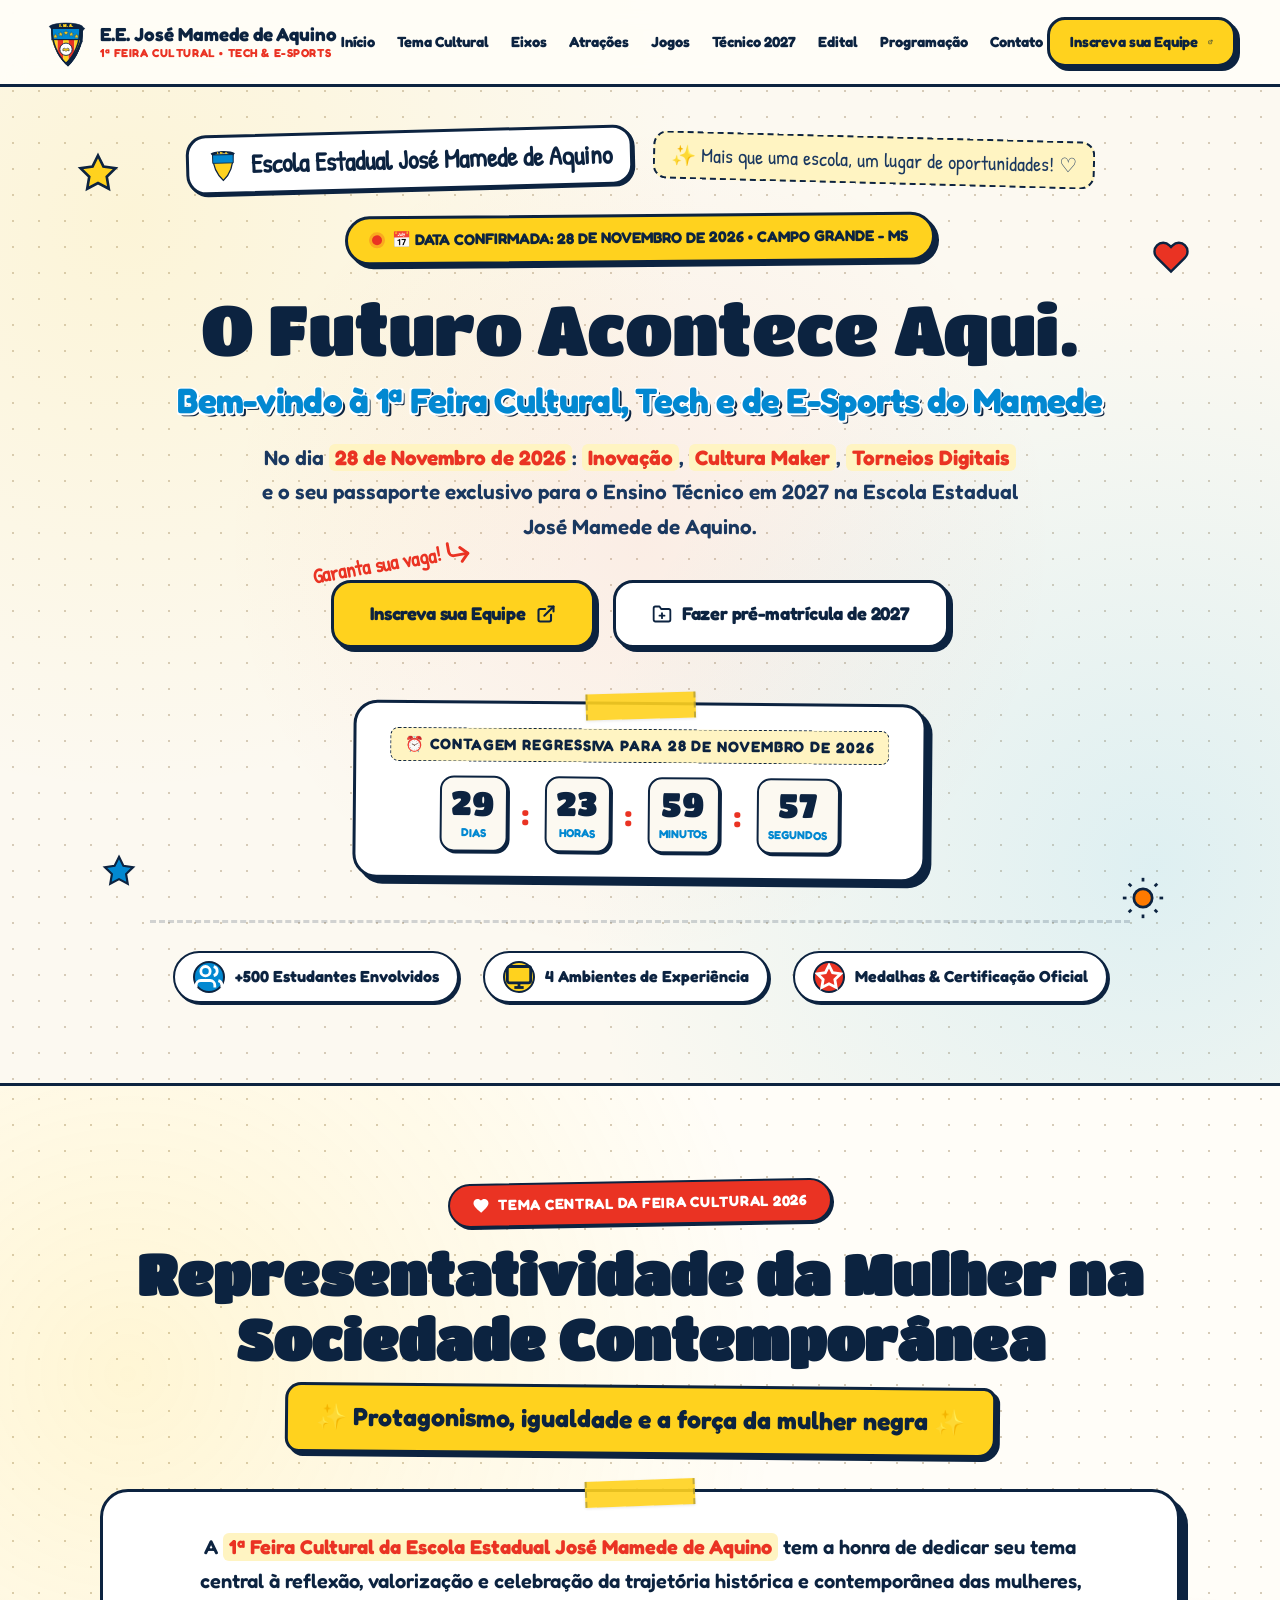
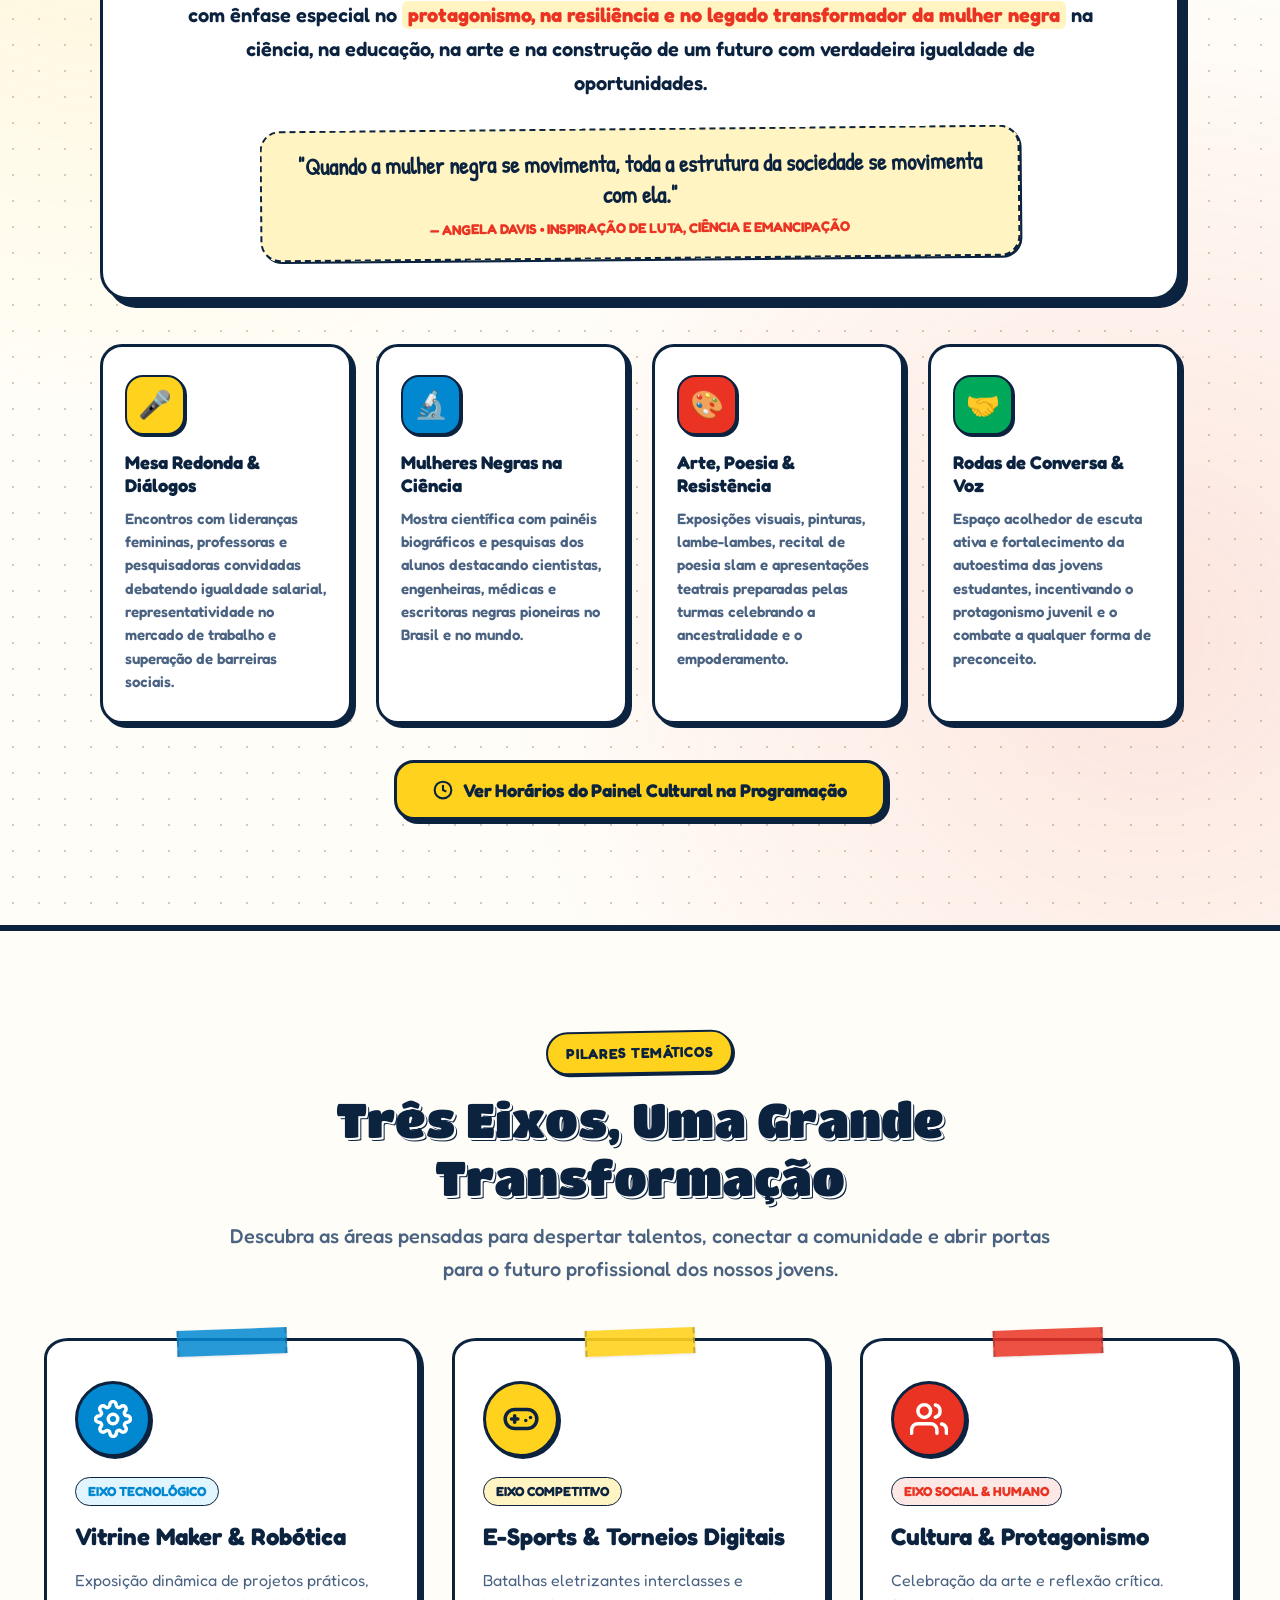
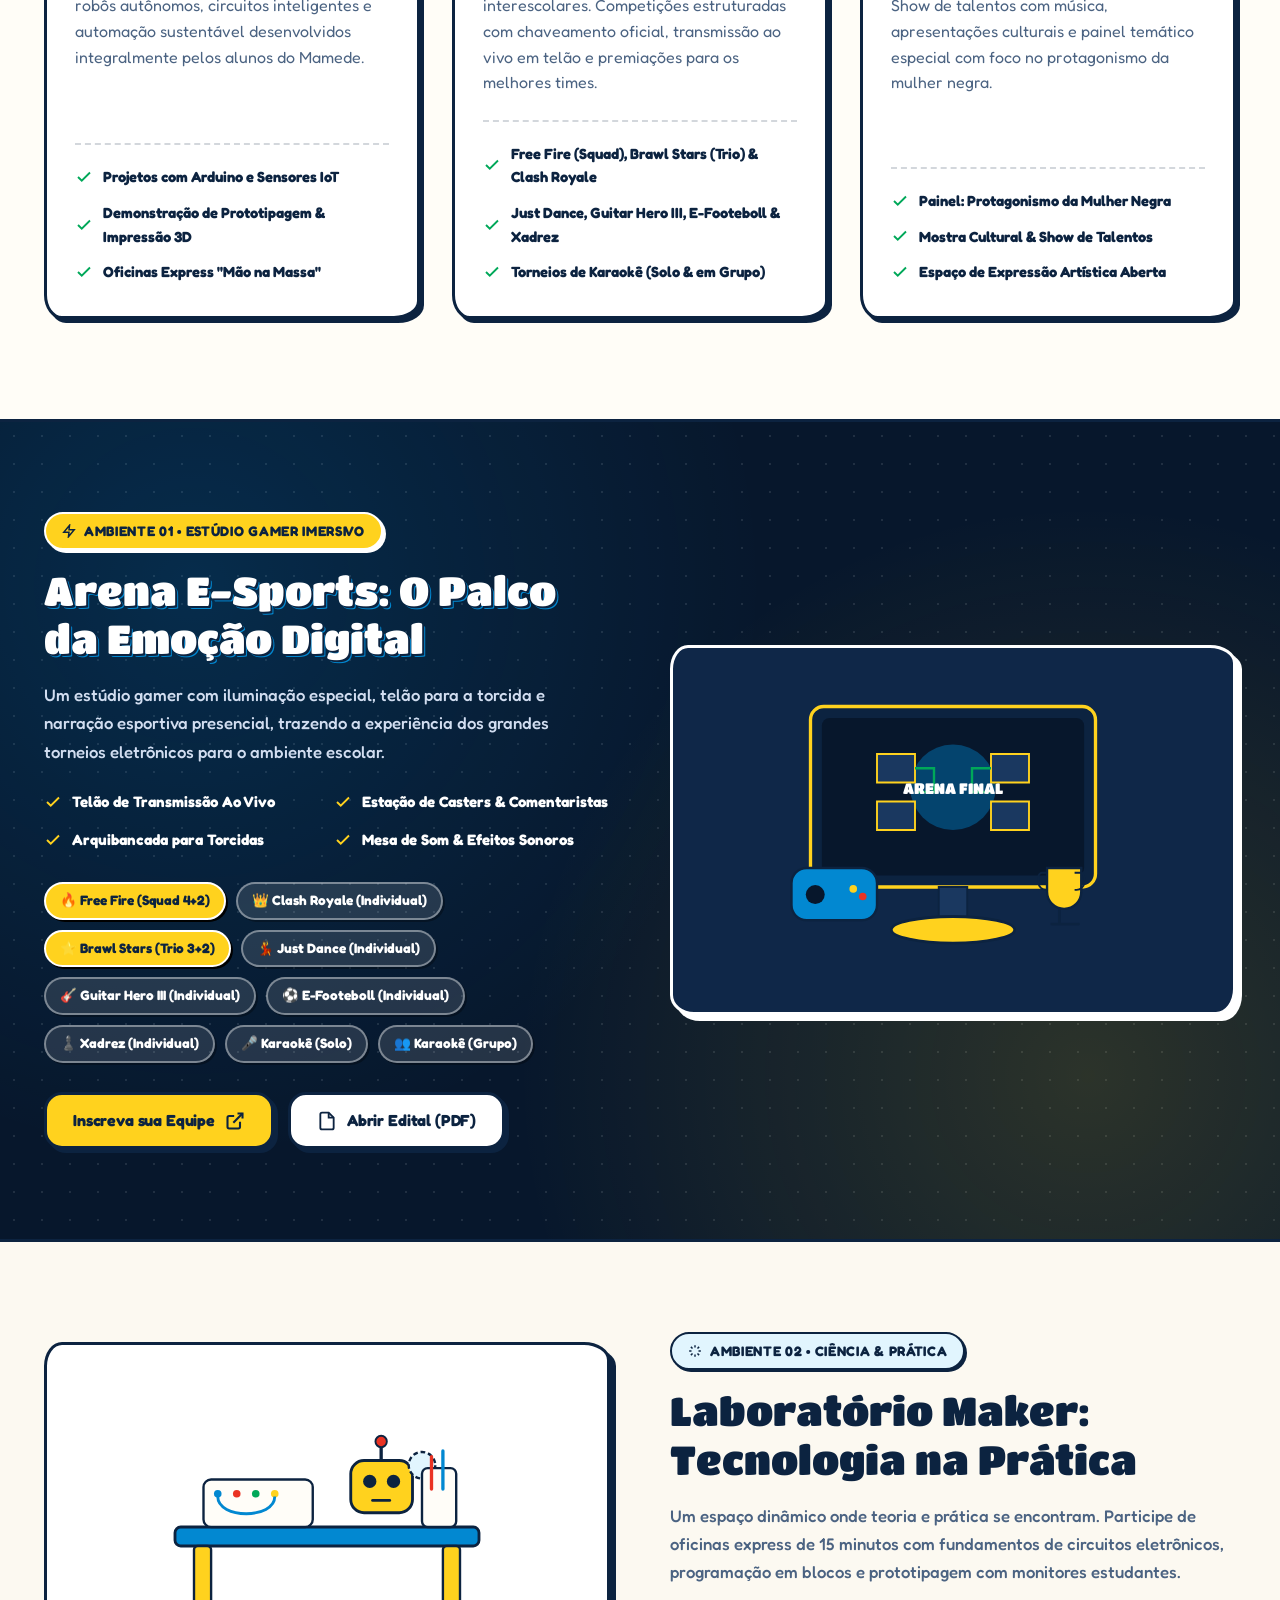
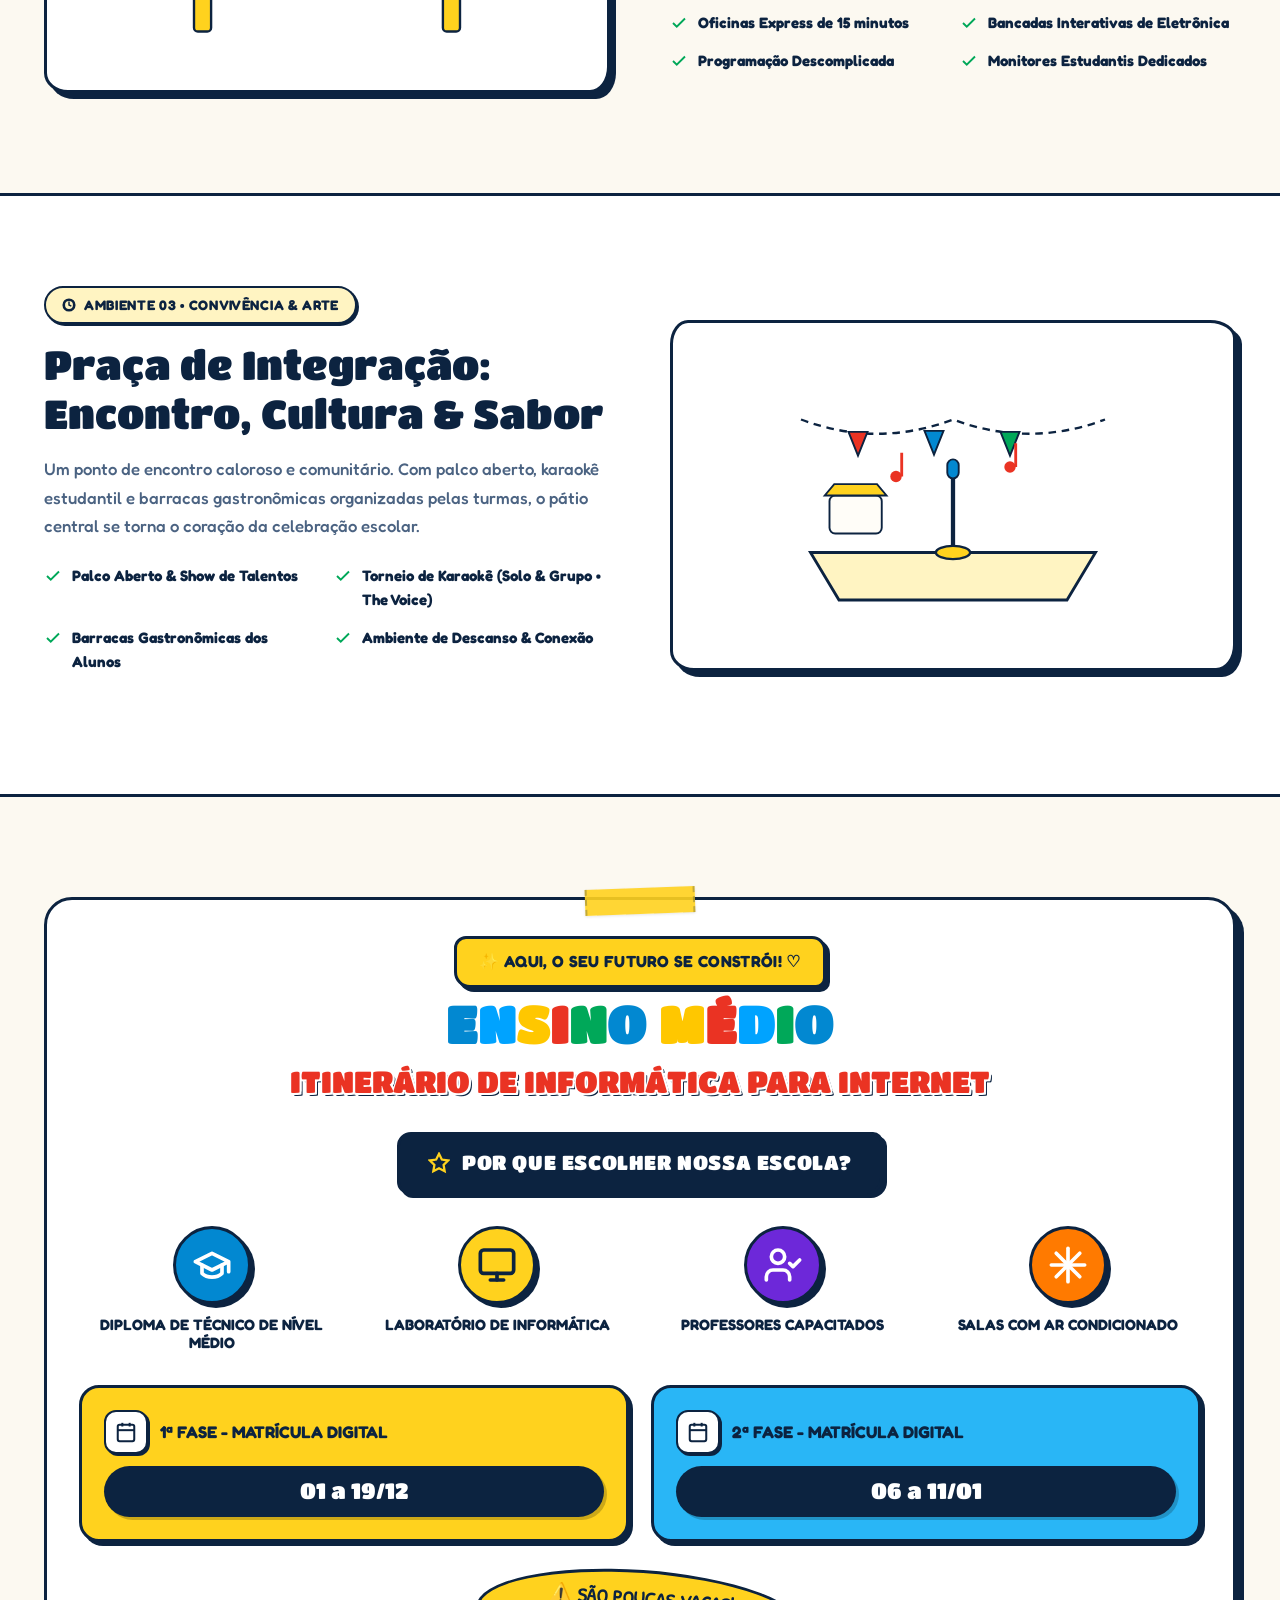
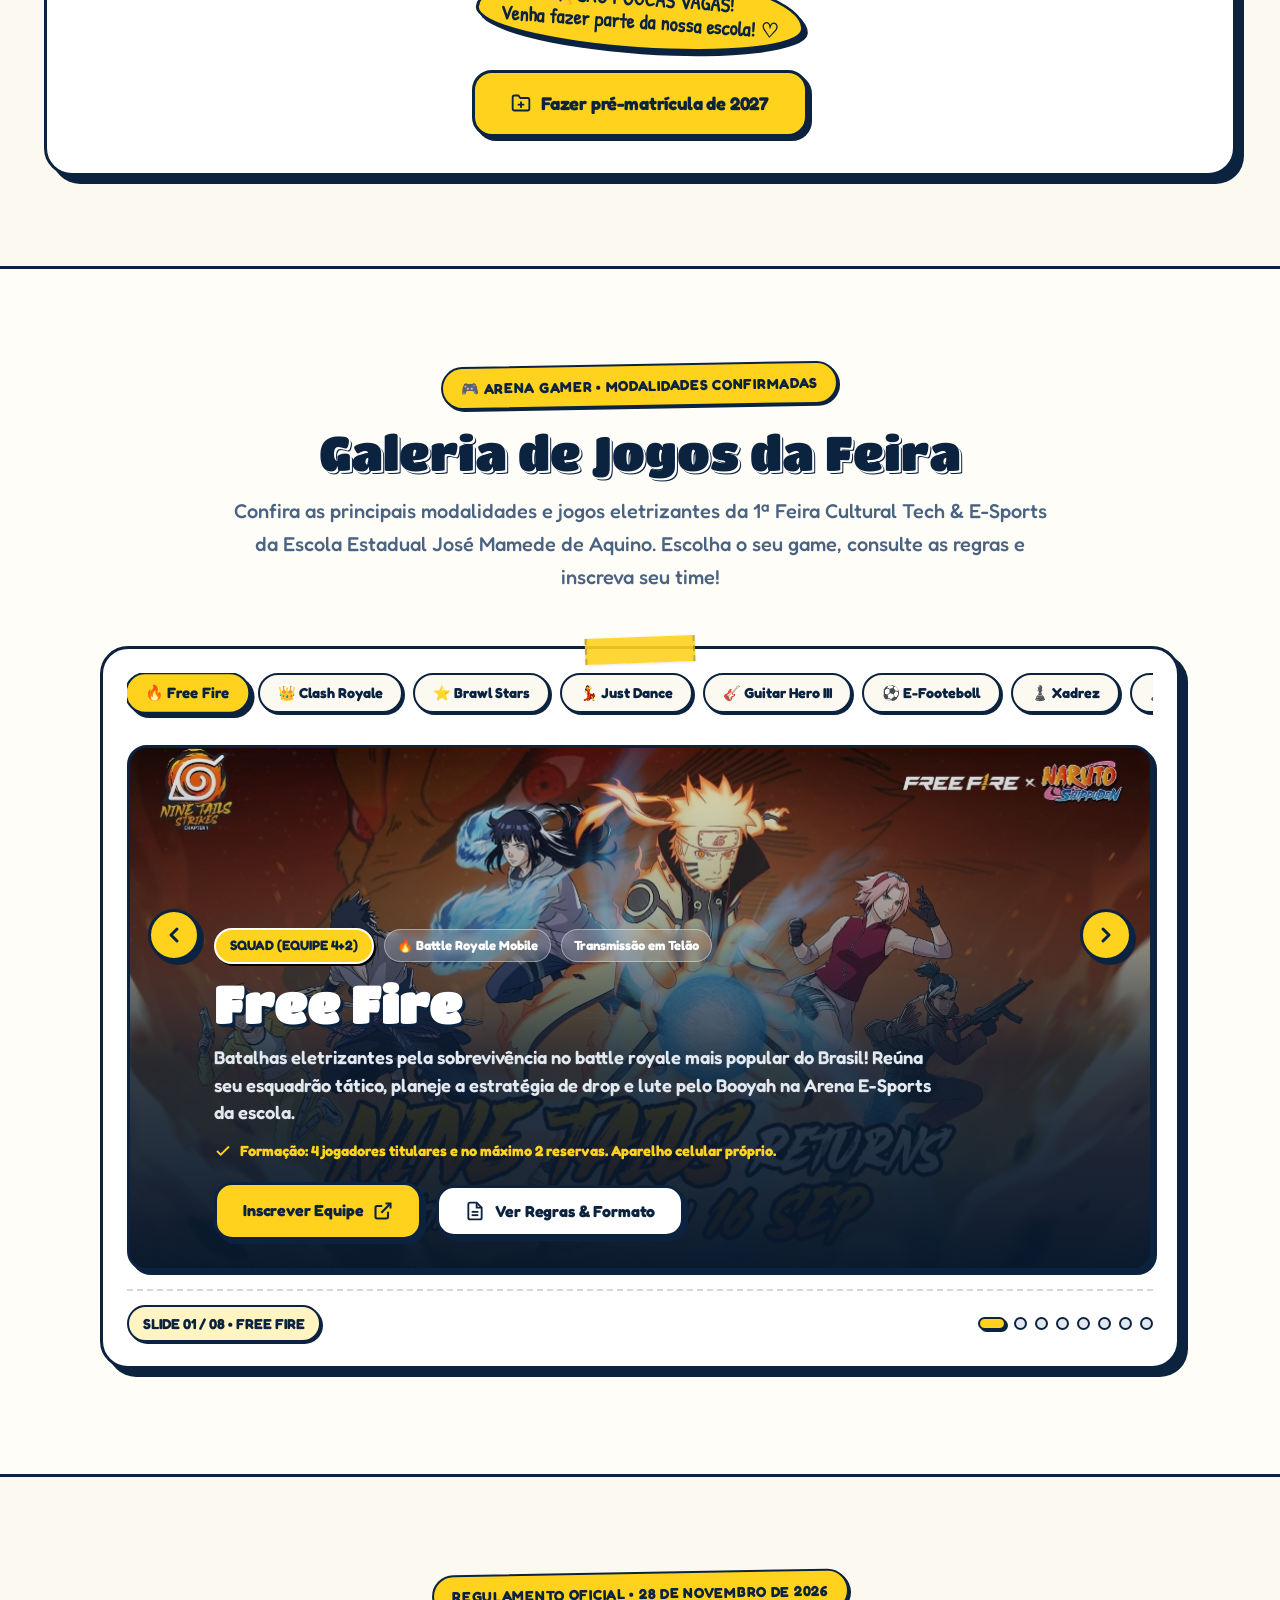
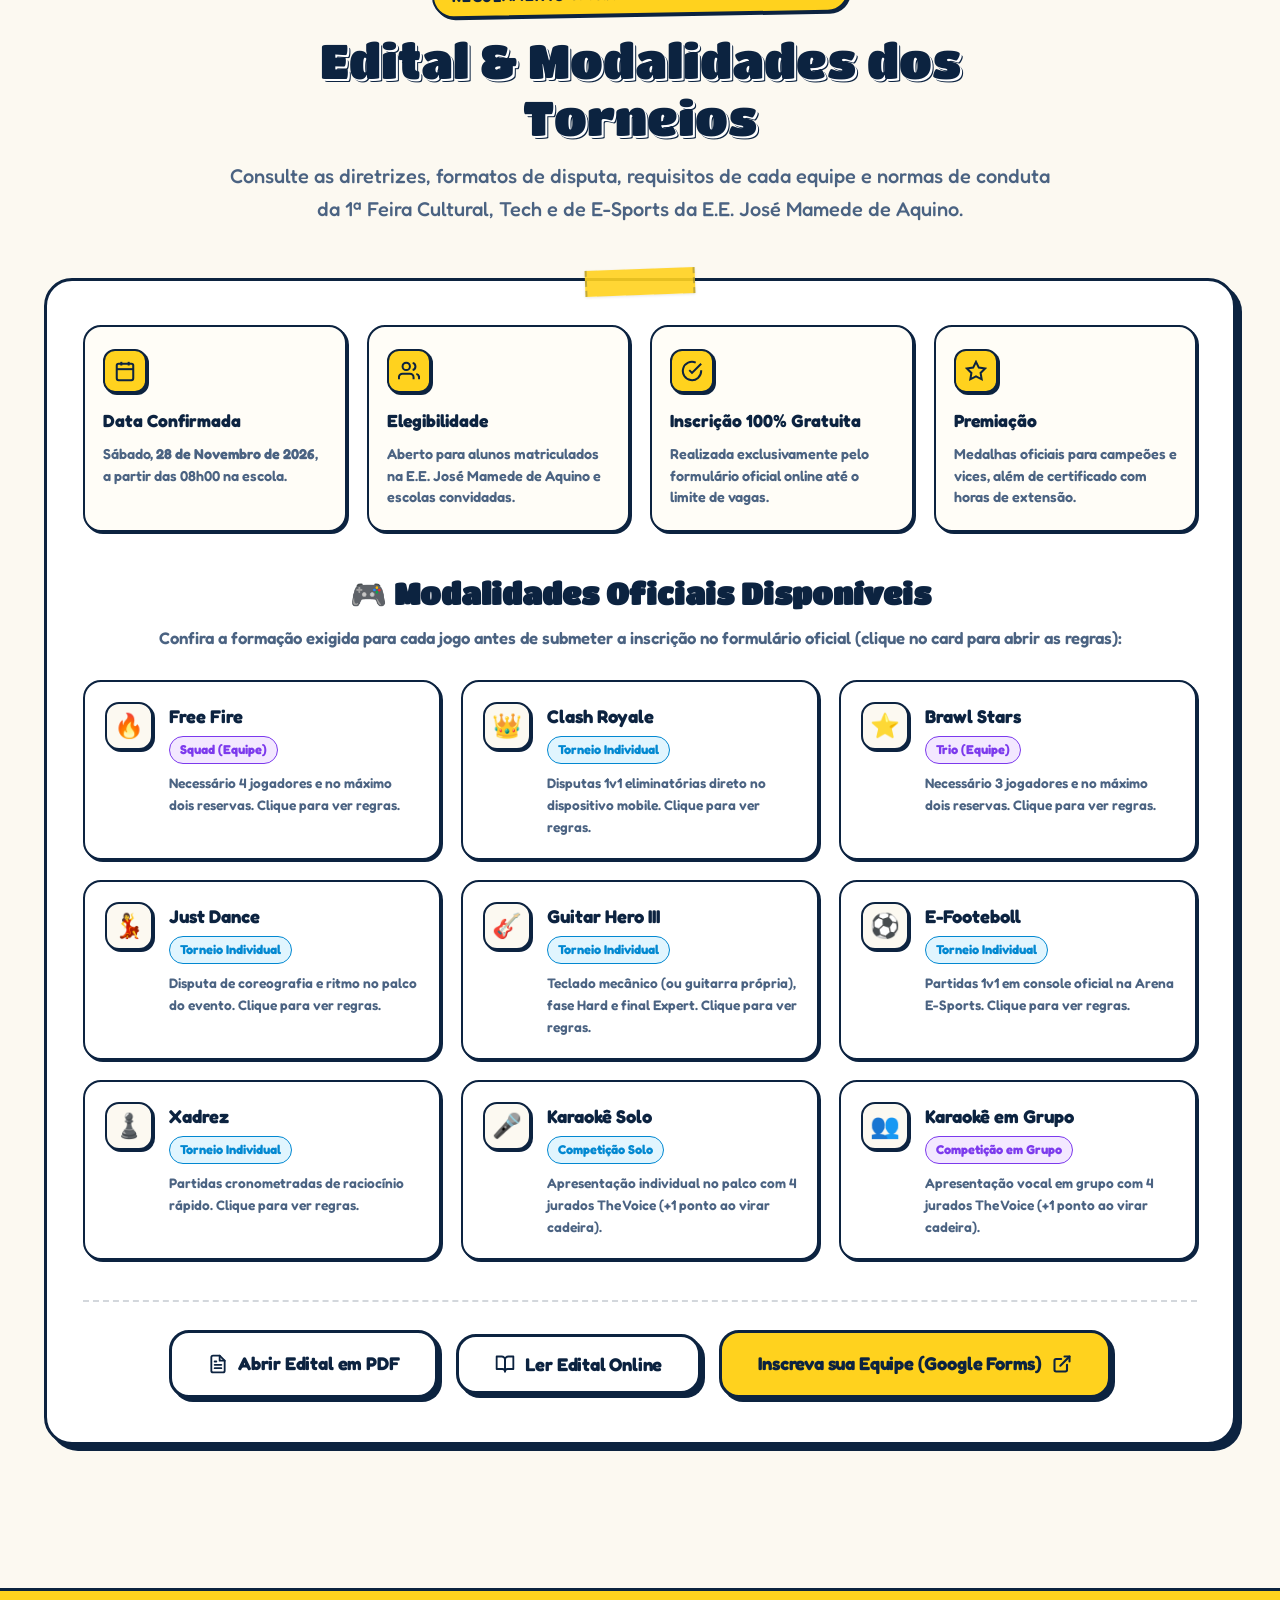
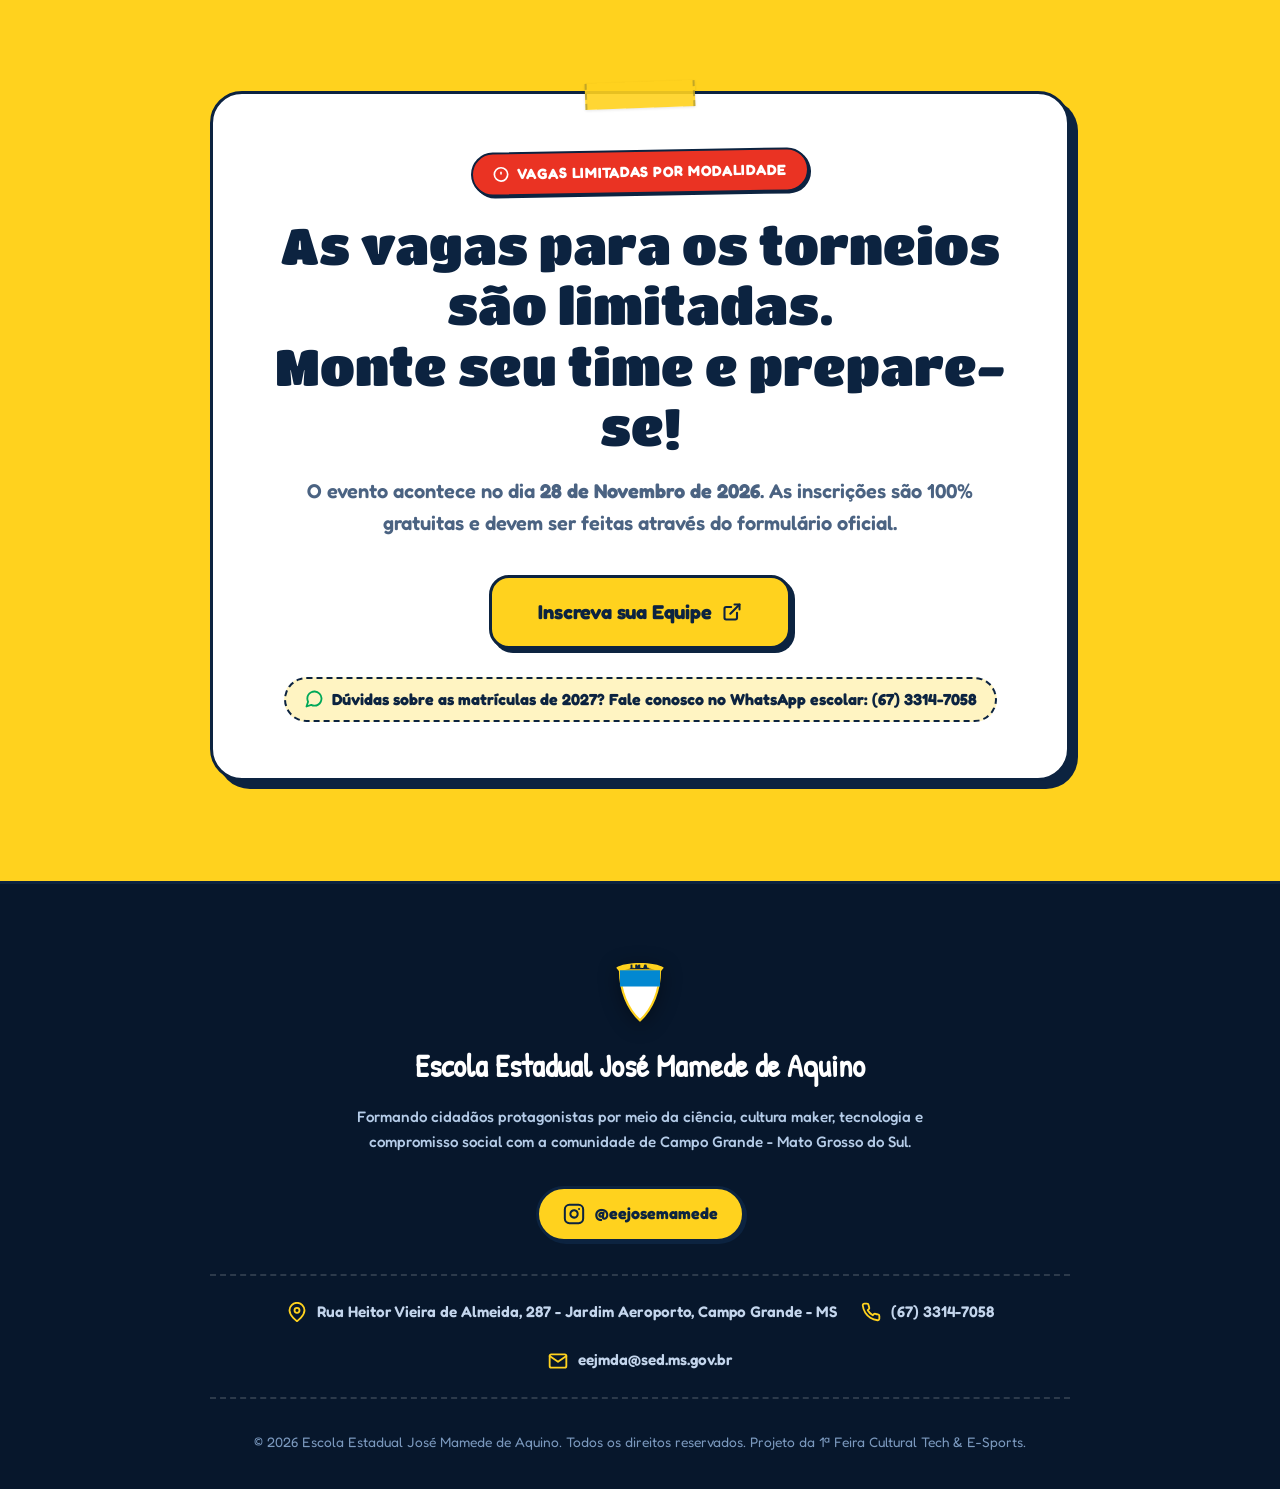
<file: index.html>
<!DOCTYPE html>
<html lang="pt-BR">
<head>
  <meta charset="UTF-8">
  <meta name="viewport" content="width=device-width, initial-scale=1.0">
  <title>1ª Feira Cultural Tech &amp; E-Sports | E.E. José Mamede de Aquino</title>
  
  <!-- Meta SEO & Open Graph -->
  <meta name="description" content="1ª Feira Cultural de Tecnologia, E-Sports e Qualificação Profissional da Escola Estadual José Mamede de Aquino. Tema: Representatividade da Mulher na Sociedade Contemporânea. 28 de Novembro de 2026!">
  <meta name="keywords" content="Feira Cultural, Mulher Negra, Protagonismo, Igualdade, Tecnologia, E-Sports, Escola Estadual José Mamede de Aquino, Campo Grande, MS, Cultura Maker, Ensino Técnico 2027">
  
  <!-- Google Fonts: Fredoka, Titan One, Patrick Hand & Caveat -->
  <link rel="preconnect" href="https://fonts.googleapis.com">
  <link rel="preconnect" href="https://fonts.gstatic.com" crossorigin>
  <link href="https://fonts.googleapis.com/css2?family=Caveat:wght@600;700&family=Fredoka:wght@400;500;600;700;800&family=Patrick+Hand&family=Titan+One&display=swap" rel="stylesheet">
  
  <!-- CSS Stylesheets -->
  <link rel="stylesheet" href="css/main.css">
  <link rel="stylesheet" href="css/components.css">
  
  <!-- Favicon SVG -->
  <link rel="icon" type="image/svg+xml" href="data:image/svg+xml,<svg xmlns='http://www.w3.org/2000/svg' viewBox='0 0 100 115'><path d='M18 26 L82 26 C82 58, 70 88, 50 106 C30 88, 18 58, 18 26 Z' fill='%23FFD21E' stroke='%230C2340' stroke-width='4'/><path d='M18 26 L82 26 L82 52 L18 52 Z' fill='%230288D1'/></svg>">
</head>
<body>

  <!-- ========================================================================
       Header / Navbar (Estilo Mural Escolar Interativo)
       ======================================================================== -->
  <header class="site-header">
    <div class="container navbar">
      <a href="#inicio" class="brand-logo" aria-label="Página Inicial da Feira Cultural Mamede">
        <div class="brand-shield-wrap">
          <!-- Authentic J.M.A. School Shield SVG -->
          <svg viewBox="0 0 100 115" width="100%" height="100%" xmlns="http://www.w3.org/2000/svg" aria-label="Brasão Oficial E.E. José Mamede de Aquino">
            <!-- Ribbon Top -->
            <path d="M12 22 C25 12, 75 12, 88 22 L82 29 C70 20, 30 20, 18 29 Z" fill="#0C2340" stroke="#0C2340" stroke-width="1.5" />
            <text x="50" y="24" font-family="'Titan One', 'Fredoka', cursive, sans-serif" font-size="9" fill="#FFD21E" font-weight="900" text-anchor="middle">J. M. A.</text>
            <!-- Shield Base -->
            <path d="M18 26 L82 26 C82 58, 70 88, 50 106 C30 88, 18 58, 18 26 Z" fill="#FFFFFF" stroke="#0C2340" stroke-width="3.5" stroke-linejoin="round" />
            <!-- Upper Shield: Blue Field with 5 Stars -->
            <path d="M18 26 L82 26 L82 52 L18 52 Z" fill="#0288D1" stroke="#0C2340" stroke-width="2.5" />
            <g fill="#FFD21E" stroke="#0C2340" stroke-width="0.6">
              <polygon points="26,39 27.5,43 31.5,43 28.5,45.5 29.5,49.5 26,47 22.5,49.5 23.5,45.5 20.5,43 24.5,43" />
              <polygon points="38,34 39.5,38 43.5,38 40.5,40.5 41.5,44.5 38,42 34.5,44.5 35.5,40.5 32.5,38 36.5,38" />
              <polygon points="50,31 51.5,35 55.5,35 52.5,37.5 53.5,41.5 50,39 46.5,41.5 47.5,37.5 44.5,35 48.5,35" />
              <polygon points="62,34 63.5,38 67.5,38 64.5,40.5 65.5,44.5 62,42 58.5,44.5 59.5,40.5 56.5,38 60.5,38" />
              <polygon points="74,39 75.5,43 79.5,43 76.5,45.5 77.5,49.5 74,47 70.5,49.5 71.5,45.5 68.5,43 72.5,43" />
            </g>
            <!-- Lower Shield: Colorful Stripes & Emblem -->
            <g clip-path="url(#navShieldLowerClip)">
              <clipPath id="navShieldLowerClip">
                <path d="M18 52 L82 52 C82 58, 70 88, 50 106 C30 88, 18 58, 18 52 Z" />
              </clipPath>
              <rect x="18" y="52" width="13" height="60" fill="#FFD21E" />
              <rect x="31" y="52" width="13" height="60" fill="#EA3323" />
              <rect x="44" y="52" width="12" height="60" fill="#FFD21E" />
              <rect x="56" y="52" width="13" height="60" fill="#EA3323" />
              <rect x="69" y="52" width="13" height="60" fill="#FFD21E" />
              <circle cx="50" cy="74" r="14" fill="#FFFFFF" stroke="#0C2340" stroke-width="2" />
              <path d="M43 73 C46 71, 48 71, 50 74 C52 71, 54 71, 57 73 L57 78 C54 76, 52 76, 50 79 C48 76, 46 76, 43 78 Z" fill="#FFD21E" stroke="#0C2340" stroke-width="1.2" />
            </g>
            <line x1="18" y1="52" x2="82" y2="52" stroke="#0C2340" stroke-width="2.5" />
            <path d="M18 26 L82 26 C82 58, 70 88, 50 106 C30 88, 18 58, 18 26 Z" fill="none" stroke="#0C2340" stroke-width="3.5" />
          </svg>
        </div>
        <div class="brand-meta">
          <span class="brand-school-title">E.E. José Mamede de Aquino</span>
          <span class="brand-subtitle-tag">1ª Feira Cultural • Tech &amp; E-Sports</span>
        </div>
      </a>

      <!-- Desktop Navigation -->
      <nav class="nav-links" aria-label="Navegação Principal">
        <a href="#inicio" class="nav-link">Início</a>
        <a href="#tema-cultural" class="nav-link">Tema Cultural</a>
        <a href="#eixos" class="nav-link">Eixos</a>
        <a href="#atracoes" class="nav-link">Atrações</a>
        <a href="#jogos" class="nav-link">Jogos</a>
        <a href="#balcao-futuro" class="nav-link">Técnico 2027</a>
        <a href="#edital" class="nav-link">Edital</a>
        <a href="#programacao" class="nav-link" data-open-modal="modal-programacao">Programação</a>
        <a href="#contato" class="nav-link">Contato</a>
      </nav>

      <!-- CTA Desktop -->
      <div class="nav-actions">
        <a href="https://forms.gle/bsUpAdZ9s8wQKXPS7" target="_blank" rel="noopener noreferrer" class="btn btn-nav">
          <span>Inscreva sua Equipe</span>
          <svg viewBox="0 0 24 24" fill="none" stroke="currentColor" stroke-width="2.5" stroke-linecap="round" stroke-linejoin="round">
            <path d="M18 13v6a2 2 0 0 1-2 2H5a2 2 0 0 1-2-2V8a2 2 0 0 1 2-2h6"></path>
            <polyline points="15 3 21 3 21 9"></polyline>
            <line x1="10" y1="14" x2="21" y2="3"></line>
          </svg>
        </a>

        <!-- Mobile Toggle Button -->
        <button class="mobile-toggle" aria-label="Abrir Menu de Navegação" aria-expanded="false">
          <svg viewBox="0 0 24 24" fill="none" stroke="currentColor" stroke-width="2.5" stroke-linecap="round" stroke-linejoin="round">
            <line x1="4" y1="6" x2="20" y2="6"></line>
            <line x1="4" y1="12" x2="20" y2="12"></line>
            <line x1="4" y1="18" x2="20" y2="18"></line>
          </svg>
        </button>
      </div>
    </div>

    <!-- Mobile Drawer Menu -->
    <div class="mobile-menu">
      <div class="nav-links">
        <a href="#inicio" class="nav-link">Início</a>
        <a href="#tema-cultural" class="nav-link">Tema Cultural 2026</a>
        <a href="#eixos" class="nav-link">Eixos Temáticos</a>
        <a href="#atracoes" class="nav-link">Mapa de Atrações</a>
        <a href="#jogos" class="nav-link">Jogos da Feira</a>
        <a href="#balcao-futuro" class="nav-link">Ensino Técnico 2027</a>
        <a href="#edital" class="nav-link">Edital &amp; Modalidades</a>
        <a href="#programacao" class="nav-link" data-open-modal="modal-programacao">Programação Completa</a>
        <a href="#contato" class="nav-link">Localização &amp; Contato</a>
      </div>
      <div style="margin-top: 28px; display: flex; flex-direction: column; gap: 14px;">
        <a href="https://forms.gle/bsUpAdZ9s8wQKXPS7" target="_blank" rel="noopener noreferrer" class="btn btn-primary-neon btn-lg" style="width: 100%;">
          <span>Inscreva sua Equipe</span>
          <svg viewBox="0 0 24 24" fill="none" stroke="currentColor" stroke-width="2.5"><path d="M18 13v6a2 2 0 0 1-2 2H5a2 2 0 0 1-2-2V8a2 2 0 0 1 2-2h6"></path><polyline points="15 3 21 3 21 9"></polyline><line x1="10" y1="14" x2="21" y2="3"></line></svg>
        </a>
        <a href="https://forms.gle/uHAPZVX6ME5MrHud8" target="_blank" rel="noopener noreferrer" class="btn btn-secondary-outline btn-lg" style="width: 100%;">
          <span>Fazer pré-matrícula de 2027</span>
        </a>
      </div>
    </div>
  </header>

  <main>
    <!-- ======================================================================
         1. Hero Section (Cabeçalho de Impacto Estilo Mural Escolar Lúdico)
         ====================================================================== -->
    <section id="inicio" class="hero-section">
      <!-- Decorative Floating Doodles -->
      <div class="doodle-item doodle-star" style="top: 14%; left: 6%;">
        <svg width="42" height="42" viewBox="0 0 24 24" fill="currentColor" stroke="#0C2340" stroke-width="1.5">
          <polygon points="12 2 15.09 8.26 22 9.27 17 14.14 18.18 21.02 12 17.77 5.82 21.02 7 14.14 2 9.27 8.91 8.26 12 2"></polygon>
        </svg>
      </div>

      <div class="doodle-item doodle-heart" style="top: 22%; right: 7%;">
        <svg width="38" height="38" viewBox="0 0 24 24" fill="currentColor" stroke="#0C2340" stroke-width="1.5">
          <path d="M20.84 4.61a5.5 5.5 0 0 0-7.78 0L12 5.67l-1.06-1.06a5.5 5.5 0 0 0-7.78 7.78l1.06 1.06L12 21.23l7.78-7.78 1.06-1.06a5.5 5.5 0 0 0 0-7.78z"></path>
        </svg>
      </div>

      <div class="doodle-item doodle-star" style="bottom: 18%; left: 8%;">
        <svg width="34" height="34" viewBox="0 0 24 24" fill="#0288D1" stroke="#0C2340" stroke-width="1.5">
          <polygon points="12 2 15.09 8.26 22 9.27 17 14.14 18.18 21.02 12 17.77 5.82 21.02 7 14.14 2 9.27 8.91 8.26 12 2"></polygon>
        </svg>
      </div>

      <div class="doodle-item doodle-sun" style="bottom: 15%; right: 9%;">
        <svg width="44" height="44" viewBox="0 0 24 24" fill="currentColor" stroke="#0C2340" stroke-width="1.5">
          <circle cx="12" cy="12" r="5"></circle>
          <line x1="12" y1="1" x2="12" y2="3"></line>
          <line x1="12" y1="21" x2="12" y2="23"></line>
          <line x1="4.22" y1="4.22" x2="5.64" y2="5.64"></line>
          <line x1="18.36" y1="18.36" x2="19.78" y2="19.78"></line>
          <line x1="1" y1="12" x2="3" y2="12"></line>
          <line x1="21" y1="12" x2="23" y2="12"></line>
          <line x1="4.22" y1="19.78" x2="5.64" y2="18.36"></line>
          <line x1="18.36" y1="5.64" x2="19.78" y2="4.22"></line>
        </svg>
      </div>

      <div class="container hero-container">
        <div class="hero-content">

          <!-- School Ribbon inspired by the flyer -->
          <div class="hero-school-ribbon">
            <div class="school-shield-badge">
              <div style="width: 32px; height: 38px;">
                <svg viewBox="0 0 100 115" width="100%" height="100%" xmlns="http://www.w3.org/2000/svg">
                  <path d="M12 22 C25 12, 75 12, 88 22 L82 29 C70 20, 30 20, 18 29 Z" fill="#0C2340" />
                  <text x="50" y="24" font-family="'Titan One', 'Fredoka', cursive, sans-serif" font-size="9" fill="#FFD21E" text-anchor="middle">J. M. A.</text>
                  <path d="M18 26 L82 26 C82 58, 70 88, 50 106 C30 88, 18 58, 18 26 Z" fill="#FFD21E" stroke="#0C2340" stroke-width="4" />
                  <path d="M18 26 L82 26 L82 52 L18 52 Z" fill="#0288D1" stroke="#0C2340" stroke-width="2.5" />
                </svg>
              </div>
              <span class="school-name-text">Escola Estadual José Mamede de Aquino</span>
            </div>

            <div class="school-motto-note">
              ✨ Mais que uma escola, um lugar de oportunidades! ♡
            </div>
          </div>

          <!-- Live Badge com Data Confirmada -->
          <div class="hero-date-banner">
            <span class="pulsing-dot"></span>
            <span>📅 DATA CONFIRMADA: 28 DE NOVEMBRO DE 2026 • CAMPO GRANDE - MS</span>
          </div>

          <!-- Main Headline com texto exato solicitado pelo usuário -->
          <h1 class="heading-hero hero-title">
            O Futuro Acontece Aqui.<br>
            <span class="hero-headline-sub">Bem-vindo à 1ª Feira Cultural, Tech e de E-Sports do Mamede</span>
          </h1>

          <!-- Subtitle -->
          <p class="hero-subtitle">
            No dia <strong>28 de Novembro de 2026</strong>: <strong>Inovação</strong>, <strong>Cultura Maker</strong>, <strong>Torneios Digitais</strong> e o seu passaporte exclusivo para o Ensino Técnico em 2027 na Escola Estadual José Mamede de Aquino.
          </p>

          <!-- Dual Call to Action Buttons -->
          <div class="hero-cta-group">
            <!-- Doodle Arrow pointing to CTA -->
            <span class="hero-cta-note-arrow">
              <span>Garanta sua vaga!</span>
              <svg width="28" height="28" viewBox="0 0 24 24" fill="none" stroke="currentColor" stroke-width="2.5" stroke-linecap="round" stroke-linejoin="round">
                <path d="M14 9l6 6-6 6"></path>
                <path d="M4 4v7a4 4 0 0 0 4 4h12"></path>
              </svg>
            </span>

            <a href="https://forms.gle/bsUpAdZ9s8wQKXPS7" target="_blank" rel="noopener noreferrer" class="btn btn-primary-neon btn-lg">
              <span>Inscreva sua Equipe</span>
              <svg viewBox="0 0 24 24" fill="none" stroke="currentColor" stroke-width="2.5" stroke-linecap="round" stroke-linejoin="round">
                <path d="M18 13v6a2 2 0 0 1-2 2H5a2 2 0 0 1-2-2V8a2 2 0 0 1 2-2h6"></path>
                <polyline points="15 3 21 3 21 9"></polyline>
                <line x1="10" y1="14" x2="21" y2="3"></line>
              </svg>
            </a>

            <a href="https://forms.gle/uHAPZVX6ME5MrHud8" target="_blank" rel="noopener noreferrer" class="btn btn-secondary-outline btn-lg">
              <svg viewBox="0 0 24 24" fill="none" stroke="currentColor" stroke-width="2.2" stroke-linecap="round" stroke-linejoin="round">
                <path d="M22 19a2 2 0 0 1-2 2H4a2 2 0 0 1-2-2V5a2 2 0 0 1 2-2h5l2 3h9a2 2 0 0 1 2 2z"></path>
                <line x1="12" y1="11" x2="12" y2="17"></line>
                <line x1="9" y1="14" x2="15" y2="14"></line>
              </svg>
              <span>Fazer pré-matrícula de 2027</span>
            </a>
          </div>

          <!-- Countdown Timer Box (Estilo Nota Prensada no Mural) -->
          <div class="hero-countdown-box">
            <div class="washi-tape"></div>
            <div class="countdown-label">⏰ Contagem Regressiva para 28 de Novembro de 2026</div>
            <div class="countdown-grid">
              <div class="countdown-item">
                <span class="countdown-number" id="count-days">24</span>
                <span class="countdown-text">Dias</span>
              </div>
              <span class="countdown-divider">:</span>
              <div class="countdown-item">
                <span class="countdown-number" id="count-hours">16</span>
                <span class="countdown-text">Horas</span>
              </div>
              <span class="countdown-divider">:</span>
              <div class="countdown-item">
                <span class="countdown-number" id="count-minutes">45</span>
                <span class="countdown-text">Minutos</span>
              </div>
              <span class="countdown-divider">:</span>
              <div class="countdown-item">
                <span class="countdown-number" id="count-seconds">30</span>
                <span class="countdown-text">Segundos</span>
              </div>
            </div>
          </div>

          <!-- Highlights Pills -->
          <div class="hero-stats">
            <div class="stat-pill">
              <div class="stat-pill-icon blue">
                <svg viewBox="0 0 24 24" fill="none" stroke="currentColor" stroke-width="2.4"><path d="M17 21v-2a4 4 0 0 0-4-4H5a4 4 0 0 0-4 4v2"></path><circle cx="9" cy="7" r="4"></circle><path d="M23 21v-2a4 4 0 0 0-3-3.87"></path><path d="M16 3.13a4 4 0 0 1 0 7.75"></path></svg>
              </div>
              <span>+500 Estudantes Envolvidos</span>
            </div>

            <div class="stat-pill">
              <div class="stat-pill-icon yellow">
                <svg viewBox="0 0 24 24" fill="none" stroke="currentColor" stroke-width="2.4"><rect x="2" y="3" width="20" height="14" rx="2" ry="2"></rect><line x1="8" y1="21" x2="16" y2="21"></line><line x1="12" y1="17" x2="12" y2="21"></line></svg>
              </div>
              <span>4 Ambientes de Experiência</span>
            </div>

            <div class="stat-pill">
              <div class="stat-pill-icon red">
                <svg viewBox="0 0 24 24" fill="none" stroke="currentColor" stroke-width="2.4"><polygon points="12 2 15.09 8.26 22 9.27 17 14.14 18.18 21.02 12 17.77 5.82 21.02 7 14.14 2 9.27 8.91 8.26 12 2"></polygon></svg>
              </div>
              <span>Medalhas &amp; Certificação Oficial</span>
            </div>
          </div>

        </div>
      </div>
    </section>

    <!-- ======================================================================
         NOVA SEÇÃO: Tema Central da Feira Cultural
         "Representatividade da Mulher na Sociedade Contemporânea:
          protagonismo, igualdade e a força da mulher negra"
         ====================================================================== -->
    <section id="tema-cultural" class="section-tema-cultural">
      <div class="container">
        <div class="tema-cultural-wrapper">
          
          <div class="tema-header-badge">
            <svg width="18" height="18" viewBox="0 0 24 24" fill="currentColor">
              <path d="M12 21.35l-1.45-1.32C5.4 15.36 2 12.28 2 8.5 2 5.42 4.42 3 7.5 3c1.74 0 3.41.81 4.5 2.09C13.09 3.81 14.76 3 16.5 3 19.58 3 22 5.42 22 8.5c0 3.78-3.4 6.86-8.55 11.54L12 21.35z"></path>
            </svg>
            <span>Tema Central da Feira Cultural 2026</span>
          </div>

          <h2 class="tema-title-main">
            Representatividade da Mulher na Sociedade Contemporânea
          </h2>

          <div class="tema-sub-banner">
            ✨ Protagonismo, igualdade e a força da mulher negra ✨
          </div>

          <!-- Manifesto Card -->
          <div class="tema-manifesto-card">
            <div class="washi-tape"></div>

            <p class="tema-manifesto-text">
              A <strong>1ª Feira Cultural da Escola Estadual José Mamede de Aquino</strong> tem a honra de dedicar seu tema central à reflexão, valorização e celebração da trajetória histórica e contemporânea das mulheres, com ênfase especial no <strong>protagonismo, na resiliência e no legado transformador da mulher negra</strong> na ciência, na educação, na arte e na construção de um futuro com verdadeira igualdade de oportunidades.
            </p>

            <div class="tema-quote-wrap">
              <div class="tema-quote-box">
                <span class="tema-quote-text">
                  "Quando a mulher negra se movimenta, toda a estrutura da sociedade se movimenta com ela."
                </span>
                <span class="tema-quote-author">
                  — Angela Davis • Inspiração de Luta, Ciência e Emancipação
                </span>
              </div>
            </div>
          </div>

          <!-- 4 Pilares do Tema Cultural -->
          <div class="tema-pillars-grid">
            <!-- Pilar 1 -->
            <div class="tema-pillar-card">
              <div class="tema-pillar-icon">🎤</div>
              <h3 class="tema-pillar-title">Mesa Redonda &amp; Diálogos</h3>
              <p class="tema-pillar-desc">
                Encontros com lideranças femininas, professoras e pesquisadoras convidadas debatendo igualdade salarial, representatividade no mercado de trabalho e superação de barreiras sociais.
              </p>
            </div>

            <!-- Pilar 2 -->
            <div class="tema-pillar-card">
              <div class="tema-pillar-icon">🔬</div>
              <h3 class="tema-pillar-title">Mulheres Negras na Ciência</h3>
              <p class="tema-pillar-desc">
                Mostra científica com painéis biográficos e pesquisas dos alunos destacando cientistas, engenheiras, médicas e escritoras negras pioneiras no Brasil e no mundo.
              </p>
            </div>

            <!-- Pilar 3 -->
            <div class="tema-pillar-card">
              <div class="tema-pillar-icon">🎨</div>
              <h3 class="tema-pillar-title">Arte, Poesia &amp; Resistência</h3>
              <p class="tema-pillar-desc">
                Exposições visuais, pinturas, lambe-lambes, recital de poesia slam e apresentações teatrais preparadas pelas turmas celebrando a ancestralidade e o empoderamento.
              </p>
            </div>

            <!-- Pilar 4 -->
            <div class="tema-pillar-card">
              <div class="tema-pillar-icon">🤝</div>
              <h3 class="tema-pillar-title">Rodas de Conversa &amp; Voz</h3>
              <p class="tema-pillar-desc">
                Espaço acolhedor de escuta ativa e fortalecimento da autoestima das jovens estudantes, incentivando o protagonismo juvenil e o combate a qualquer forma de preconceito.
              </p>
            </div>
          </div>

          <!-- Ação da Seção Cultural -->
          <div style="margin-top: 36px; text-align: center;">
            <button type="button" class="btn btn-primary-yellow btn-lg" data-open-modal="modal-programacao">
              <svg viewBox="0 0 24 24" fill="none" stroke="currentColor" stroke-width="2.5"><circle cx="12" cy="12" r="10"></circle><polyline points="12 6 12 12 16 14"></polyline></svg>
              <span>Ver Horários do Painel Cultural na Programação</span>
            </button>
          </div>

        </div>
      </div>
    </section>

    <!-- ======================================================================
         2. Seção de Eixos (Cartões com Fita Adesiva Washi Tape)
         ====================================================================== -->
    <section id="eixos" class="section-eixos">
      <div class="container">
        <div class="section-header">
          <span class="badge-tag">Pilares Temáticos</span>
          <h2 class="heading-section">Três Eixos, Uma Grande Transformação</h2>
          <p class="text-subhead">
            Descubra as áreas pensadas para despertar talentos, conectar a comunidade e abrir portas para o futuro profissional dos nossos jovens.
          </p>
        </div>

        <div class="eixos-grid">
          <!-- Card 1: Vitrine Maker -->
          <div class="eixo-card maker">
            <div class="washi-tape"></div>
            <div class="eixo-icon-circle">
              <!-- Engrenagem / Circuito Maker SVG -->
              <svg viewBox="0 0 24 24" fill="none" stroke="currentColor" stroke-width="2.2" stroke-linecap="round" stroke-linejoin="round">
                <circle cx="12" cy="12" r="3"></circle>
                <path d="M19.4 15a1.65 1.65 0 0 0 .33 1.82l.06.06a2 2 0 0 1 0 2.83 2 2 0 0 1-2.83 0l-.06-.06a1.65 1.65 0 0 0-1.82-.33 1.65 1.65 0 0 0-1 1.51V21a2 2 0 0 1-2 2 2 2 0 0 1-2-2v-.09A1.65 1.65 0 0 0 9 19.4a1.65 1.65 0 0 0-1.82.33l-.06.06a2 2 0 0 1-2.83 0 2 2 0 0 1 0-2.83l.06-.06a1.65 1.65 0 0 0 .33-1.82 1.65 1.65 0 0 0-1.51-1H3a2 2 0 0 1-2-2 2 2 0 0 1 2-2h.09A1.65 1.65 0 0 0 4.6 9a1.65 1.65 0 0 0-.33-1.82l-.06-.06a2 2 0 0 1 0-2.83 2 2 0 0 1 2.83 0l.06.06a1.65 1.65 0 0 0 1.82.33H9a1.65 1.65 0 0 0 1-1.51V3a2 2 0 0 1 2-2 2 2 0 0 1 2 2v.09a1.65 1.65 0 0 0 1 1.51 1.65 1.65 0 0 0 1.82-.33l.06-.06a2 2 0 0 1 2.83 0 2 2 0 0 1 0 2.83l-.06.06a1.65 1.65 0 0 0-.33 1.82V9a1.65 1.65 0 0 0 1.51 1H21a2 2 0 0 1 2 2 2 2 0 0 1-2 2h-.09a1.65 1.65 0 0 0-1.51 1z"></path>
              </svg>
            </div>
            <span class="eixo-badge">Eixo Tecnológico</span>
            <h3>Vitrine Maker &amp; Robótica</h3>
            <p>
              Exposição dinâmica de projetos práticos, robôs autônomos, circuitos inteligentes e automação sustentável desenvolvidos integralmente pelos alunos do Mamede.
            </p>
            <div class="eixo-features">
              <div class="eixo-feature-item">
                <svg viewBox="0 0 24 24" fill="none" stroke="currentColor" stroke-width="2.5"><polyline points="20 6 9 17 4 12"></polyline></svg>
                <span>Projetos com Arduino e Sensores IoT</span>
              </div>
              <div class="eixo-feature-item">
                <svg viewBox="0 0 24 24" fill="none" stroke="currentColor" stroke-width="2.5"><polyline points="20 6 9 17 4 12"></polyline></svg>
                <span>Demonstração de Prototipagem &amp; Impressão 3D</span>
              </div>
              <div class="eixo-feature-item">
                <svg viewBox="0 0 24 24" fill="none" stroke="currentColor" stroke-width="2.5"><polyline points="20 6 9 17 4 12"></polyline></svg>
                <span>Oficinas Express "Mão na Massa"</span>
              </div>
            </div>
          </div>

          <!-- Card 2: E-Sports & Games -->
          <div class="eixo-card esports">
            <div class="washi-tape"></div>
            <div class="eixo-icon-circle">
              <!-- Game Controller SVG -->
              <svg viewBox="0 0 24 24" fill="none" stroke="currentColor" stroke-width="2.2" stroke-linecap="round" stroke-linejoin="round">
                <line x1="6" y1="12" x2="10" y2="12"></line>
                <line x1="8" y1="10" x2="8" y2="14"></line>
                <line x1="15" y1="13" x2="15.01" y2="13"></line>
                <line x1="18" y1="11" x2="18.01" y2="11"></line>
                <rect x="2" y="6" width="20" height="12" rx="6"></rect>
              </svg>
            </div>
            <span class="eixo-badge">Eixo Competitivo</span>
            <h3>E-Sports &amp; Torneios Digitais</h3>
            <p>
              Batalhas eletrizantes interclasses e interescolares. Competições estruturadas com chaveamento oficial, transmissão ao vivo em telão e premiações para os melhores times.
            </p>
            <div class="eixo-features">
              <div class="eixo-feature-item">
                <svg viewBox="0 0 24 24" fill="none" stroke="currentColor" stroke-width="2.5"><polyline points="20 6 9 17 4 12"></polyline></svg>
                <span>Free Fire (Squad), Brawl Stars (Trio) &amp; Clash Royale</span>
              </div>
              <div class="eixo-feature-item">
                <svg viewBox="0 0 24 24" fill="none" stroke="currentColor" stroke-width="2.5"><polyline points="20 6 9 17 4 12"></polyline></svg>
                <span>Just Dance, Guitar Hero III, E-Footeboll &amp; Xadrez</span>
              </div>
              <div class="eixo-feature-item">
                <svg viewBox="0 0 24 24" fill="none" stroke="currentColor" stroke-width="2.5"><polyline points="20 6 9 17 4 12"></polyline></svg>
                <span>Torneios de Karaokê (Solo &amp; em Grupo)</span>
              </div>
            </div>
          </div>

          <!-- Card 3: Cultura & Sociedade -->
          <div class="eixo-card cultura">
            <div class="washi-tape"></div>
            <div class="eixo-icon-circle">
              <!-- Megafone / Pessoas SVG -->
              <svg viewBox="0 0 24 24" fill="none" stroke="currentColor" stroke-width="2.2" stroke-linecap="round" stroke-linejoin="round">
                <path d="M17 21v-2a4 4 0 0 0-4-4H5a4 4 0 0 0-4 4v2"></path>
                <circle cx="9" cy="7" r="4"></circle>
                <path d="M23 21v-2a4 4 0 0 0-3-3.87"></path>
                <path d="M16 3.13a4 4 0 0 1 0 7.75"></path>
              </svg>
            </div>
            <span class="eixo-badge">Eixo Social &amp; Humano</span>
            <h3>Cultura &amp; Protagonismo</h3>
            <p>
              Celebração da arte e reflexão crítica. Show de talentos com música, apresentações culturais e painel temático especial com foco no protagonismo da mulher negra.
            </p>
            <div class="eixo-features">
              <div class="eixo-feature-item">
                <svg viewBox="0 0 24 24" fill="none" stroke="currentColor" stroke-width="2.5"><polyline points="20 6 9 17 4 12"></polyline></svg>
                <span>Painel: Protagonismo da Mulher Negra</span>
              </div>
              <div class="eixo-feature-item">
                <svg viewBox="0 0 24 24" fill="none" stroke="currentColor" stroke-width="2.5"><polyline points="20 6 9 17 4 12"></polyline></svg>
                <span>Mostra Cultural &amp; Show de Talentos</span>
              </div>
              <div class="eixo-feature-item">
                <svg viewBox="0 0 24 24" fill="none" stroke="currentColor" stroke-width="2.5"><polyline points="20 6 9 17 4 12"></polyline></svg>
                <span>Espaço de Expressão Artística Aberta</span>
              </div>
            </div>
          </div>
        </div>
      </div>
    </section>

    <!-- ======================================================================
         3. Mapa do Evento / Atrações (Zebra Striping Layout)
         ====================================================================== -->
    <section id="atracoes" class="section-atracoes-wrapper">
      
      <!-- Linha 1: Arena E-Sports (DESTAQUE DARK GAMER) -->
      <div class="atracao-row dark-gamer">
        <div class="container">
          <div class="atracao-grid">
            <div class="atracao-content">
              <span class="atracao-tag">
                <svg width="14" height="14" viewBox="0 0 24 24" fill="none" stroke="currentColor" stroke-width="2.5"><polygon points="13 2 3 14 12 14 11 22 21 10 12 10 13 2"></polygon></svg>
                Ambiente 01 • Estúdio Gamer Imersivo
              </span>
              <h3 class="atracao-title">Arena E-Sports: O Palco da Emoção Digital</h3>
              <p class="atracao-desc">
                Um estúdio gamer com iluminação especial, telão para a torcida e narração esportiva presencial, trazendo a experiência dos grandes torneios eletrônicos para o ambiente escolar.
              </p>

              <div class="atracao-bullets">
                <div class="bullet-item">
                  <svg viewBox="0 0 24 24" fill="none" stroke="currentColor" stroke-width="2.5"><polyline points="20 6 9 17 4 12"></polyline></svg>
                  <span>Telão de Transmissão Ao Vivo</span>
                </div>
                <div class="bullet-item">
                  <svg viewBox="0 0 24 24" fill="none" stroke="currentColor" stroke-width="2.5"><polyline points="20 6 9 17 4 12"></polyline></svg>
                  <span>Estação de Casters &amp; Comentaristas</span>
                </div>
                <div class="bullet-item">
                  <svg viewBox="0 0 24 24" fill="none" stroke="currentColor" stroke-width="2.5"><polyline points="20 6 9 17 4 12"></polyline></svg>
                  <span>Arquibancada para Torcidas</span>
                </div>
                <div class="bullet-item">
                  <svg viewBox="0 0 24 24" fill="none" stroke="currentColor" stroke-width="2.5"><polyline points="20 6 9 17 4 12"></polyline></svg>
                  <span>Mesa de Som &amp; Efeitos Sonoros</span>
                </div>
              </div>

              <!-- Game Badges Oficiais das Imagens -->
              <div class="game-badges-row">
                <span class="game-badge highlight">🔥 Free Fire (Squad 4+2)</span>
                <span class="game-badge">👑 Clash Royale (Individual)</span>
                <span class="game-badge highlight">⭐ Brawl Stars (Trio 3+2)</span>
                <span class="game-badge">💃 Just Dance (Individual)</span>
                <span class="game-badge">🎸 Guitar Hero III (Individual)</span>
                <span class="game-badge">⚽ E-Footeboll (Individual)</span>
                <span class="game-badge">♟️ Xadrez (Individual)</span>
                <span class="game-badge">🎤 Karaokê (Solo)</span>
                <span class="game-badge">👥 Karaokê (Grupo)</span>
              </div>

              <!-- Ações da Arena -->
              <div style="display: flex; gap: 14px; flex-wrap: wrap; margin-top: 1.8rem;">
                <a href="https://forms.gle/bsUpAdZ9s8wQKXPS7" target="_blank" rel="noopener noreferrer" class="btn btn-primary-neon">
                  <span>Inscreva sua Equipe</span>
                  <svg viewBox="0 0 24 24" fill="none" stroke="currentColor" stroke-width="2.5"><path d="M18 13v6a2 2 0 0 1-2 2H5a2 2 0 0 1-2-2V8a2 2 0 0 1 2-2h6"></path><polyline points="15 3 21 3 21 9"></polyline><line x1="10" y1="14" x2="21" y2="3"></line></svg>
                </a>
                <a href="Edital%20Pdf.pdf" target="_blank" rel="noopener noreferrer" class="btn btn-secondary-outline">
                  <svg viewBox="0 0 24 24" fill="none" stroke="currentColor" stroke-width="2.2"><path d="M14 2H6a2 2 0 0 0-2 2v16a2 2 0 0 0 2 2h12a2 2 0 0 0 2-2V8z"></path><polyline points="14 2 14 8 20 8"></polyline></svg>
                  <span>Abrir Edital (PDF)</span>
                </a>
              </div>
            </div>

            <!-- Isometric / Vector Gamer Visual -->
            <div class="atracao-visual-box">
              <div style="width: 100%; max-width: 380px;">
                <svg viewBox="0 0 400 320" fill="none" xmlns="http://www.w3.org/2000/svg" style="width: 100%; height: auto;">
                  <!-- Screen Frame -->
                  <rect x="50" y="30" width="300" height="190" rx="14" fill="#0C2340" stroke="#FFD21E" stroke-width="3.5" />
                  <rect x="62" y="42" width="276" height="166" rx="8" fill="#07172C" />
                  
                  <!-- Screen content: Bracket & Neon glow -->
                  <circle cx="200" cy="115" r="45" fill="#0288D1" opacity="0.4" />
                  <path d="M120 80h40v30h-40zM120 130h40v30h-40zM240 80h40v30h-40zM240 130h40v30h-40z" fill="#1A3860" stroke="#FFD21E" stroke-width="2"/>
                  <path d="M160 95h20v25h-20M240 95h-20v25h20" stroke="#00A859" stroke-width="2.5"/>
                  <text x="200" y="122" fill="#FFFFFF" font-family="'Titan One', 'Fredoka', cursive" font-size="16" text-anchor="middle">ARENA FINAL</text>
                  
                  <!-- Stand & Pedestal -->
                  <path d="M185 220h30v40h-30z" fill="#1A3860" stroke="#0C2340" stroke-width="2" />
                  <ellipse cx="200" cy="265" rx="65" ry="14" fill="#FFD21E" stroke="#0C2340" stroke-width="3" />
                  
                  <!-- Gamepad Foreground Left -->
                  <g transform="translate(30, 200)">
                    <rect x="0" y="0" width="90" height="55" rx="16" fill="#0288D1" stroke="#0C2340" stroke-width="2.5" />
                    <circle cx="25" cy="28" r="10" fill="#07172C" />
                    <circle cx="65" cy="22" r="4" fill="#FFD21E" />
                    <circle cx="75" cy="30" r="4" fill="#EA3323" />
                  </g>
                  
                  <!-- Trophy / Victory Right -->
                  <g transform="translate(290, 185)">
                    <path d="M15 15h30v25c0 10-8 18-18 18h0c-10 0-18-8-18-18V15h6" fill="#FFD21E" stroke="#0C2340" stroke-width="2.5" />
                    <path d="M10 20H4c-2 0-4 2-4 4v6c0 5 4 8 8 8h2M38 20h6c2 0 4 2 4 4v6c0 5-4 8-8 8h-2" stroke="#0C2340" stroke-width="2" />
                    <path d="M22 58v16M14 74h28" stroke="#0C2340" stroke-width="3" stroke-linecap="round" />
                  </g>
                </svg>
              </div>
            </div>
          </div>
        </div>
      </div>

      <!-- Linha 2: Laboratório Maker (CLEAN INDUSTRIAL / FUNDO CLARO) -->
      <div class="atracao-row zebra-subtle">
        <div class="container">
          <div class="atracao-grid reverse">
            <div class="atracao-content">
              <span class="atracao-tag">
                <svg width="14" height="14" viewBox="0 0 24 24" fill="none" stroke="currentColor" stroke-width="2.5"><path d="M12 2v4M12 18v4M4.93 4.93l2.83 2.83M16.24 16.24l2.83 2.83M2 12h4M18 12h4M4.93 19.07l2.83-2.83M16.24 7.76l2.83-2.83"></path></svg>
                Ambiente 02 • Ciência &amp; Prática
              </span>
              <h3 class="atracao-title">Laboratório Maker: Tecnologia na Prática</h3>
              <p class="atracao-desc">
                Um espaço dinâmico onde teoria e prática se encontram. Participe de oficinas express de 15 minutos com fundamentos de circuitos eletrônicos, programação em blocos e prototipagem com monitores estudantes.
              </p>

              <div class="atracao-bullets">
                <div class="bullet-item">
                  <svg viewBox="0 0 24 24" fill="none" stroke="currentColor" stroke-width="2.5"><polyline points="20 6 9 17 4 12"></polyline></svg>
                  <span>Oficinas Express de 15 minutos</span>
                </div>
                <div class="bullet-item">
                  <svg viewBox="0 0 24 24" fill="none" stroke="currentColor" stroke-width="2.5"><polyline points="20 6 9 17 4 12"></polyline></svg>
                  <span>Bancadas Interativas de Eletrônica</span>
                </div>
                <div class="bullet-item">
                  <svg viewBox="0 0 24 24" fill="none" stroke="currentColor" stroke-width="2.5"><polyline points="20 6 9 17 4 12"></polyline></svg>
                  <span>Programação Descomplicada</span>
                </div>
                <div class="bullet-item">
                  <svg viewBox="0 0 24 24" fill="none" stroke="currentColor" stroke-width="2.5"><polyline points="20 6 9 17 4 12"></polyline></svg>
                  <span>Monitores Estudantis Dedicados</span>
                </div>
              </div>
            </div>

            <!-- Clean Vector Visual -->
            <div class="atracao-visual-box">
              <div style="width: 100%; max-width: 380px;">
                <svg viewBox="0 0 400 300" fill="none" xmlns="http://www.w3.org/2000/svg" style="width: 100%; height: auto;">
                  <!-- Workstation Surface -->
                  <rect x="40" y="160" width="320" height="20" rx="6" fill="#0288D1" stroke="#0C2340" stroke-width="3" />
                  <rect x="60" y="180" width="18" height="90" rx="4" fill="#FFD21E" stroke="#0C2340" stroke-width="2.5" />
                  <rect x="322" y="180" width="18" height="90" rx="4" fill="#FFD21E" stroke="#0C2340" stroke-width="2.5" />
                  
                  <!-- Breadboard / Circuit Board -->
                  <rect x="70" y="110" width="115" height="50" rx="8" fill="#FFFDF8" stroke="#0C2340" stroke-width="2.5" />
                  <circle cx="85" cy="125" r="4" fill="#0288D1" />
                  <circle cx="105" cy="125" r="4" fill="#EA3323" />
                  <circle cx="125" cy="125" r="4" fill="#00A859" />
                  <circle cx="145" cy="125" r="4" fill="#FFD21E" />
                  <path d="M85 128 C85 152, 145 152, 145 128" stroke="#0288D1" stroke-width="3" fill="none" />
                  
                  <!-- Robot Head -->
                  <g transform="translate(200, 50)">
                    <rect x="25" y="40" width="65" height="55" rx="14" fill="#FFD21E" stroke="#0C2340" stroke-width="3" />
                    <circle cx="45" cy="62" r="7" fill="#0C2340" />
                    <circle cx="70" cy="62" r="7" fill="#0C2340" />
                    <path d="M48 82h18" stroke="#0C2340" stroke-width="3" stroke-linecap="round" />
                    <line x1="57" y1="40" x2="57" y2="22" stroke="#0C2340" stroke-width="3.5" />
                    <circle cx="57" cy="20" r="6" fill="#EA3323" stroke="#0C2340" stroke-width="2" />
                    <!-- Gear -->
                    <circle cx="100" cy="45" r="14" fill="#E1F5FE" stroke="#0C2340" stroke-width="2.5" stroke-dasharray="5 3" />
                  </g>
                  
                  <!-- Tool Stand -->
                  <rect x="300" y="98" width="36" height="62" rx="6" fill="#FFFDF8" stroke="#0C2340" stroke-width="2.5" />
                  <line x1="310" y1="86" x2="310" y2="120" stroke="#EA3323" stroke-width="3.5" stroke-linecap="round" />
                  <line x1="322" y1="80" x2="322" y2="120" stroke="#0288D1" stroke-width="3.5" stroke-linecap="round" />
                </svg>
              </div>
            </div>
          </div>
        </div>
      </div>

      <!-- Linha 3: Praça de Integração (WARM & WELCOMING / FUNDO BRANCO) -->
      <div class="atracao-row zebra-white">
        <div class="container">
          <div class="atracao-grid">
            <div class="atracao-content">
              <span class="atracao-tag" style="background: var(--yellow-pastel); color: var(--navy-main);">
                <svg width="14" height="14" viewBox="0 0 24 24" fill="none" stroke="currentColor" stroke-width="2.5"><path d="M12 2a10 10 0 1 0 10 10A10 10 0 0 0 12 2zm0 18a8 8 0 1 1 8-8 8 8 0 0 1-8 8z"></path><path d="M12 6v6l4 2"></path></svg>
                Ambiente 03 • Convivência &amp; Arte
              </span>
              <h3 class="atracao-title">Praça de Integração: Encontro, Cultura &amp; Sabor</h3>
              <p class="atracao-desc">
                Um ponto de encontro caloroso e comunitário. Com palco aberto, karaokê estudantil e barracas gastronômicas organizadas pelas turmas, o pátio central se torna o coração da celebração escolar.
              </p>

              <div class="atracao-bullets">
                <div class="bullet-item">
                  <svg viewBox="0 0 24 24" fill="none" stroke="currentColor" stroke-width="2.5"><polyline points="20 6 9 17 4 12"></polyline></svg>
                  <span>Palco Aberto &amp; Show de Talentos</span>
                </div>
                <div class="bullet-item">
                  <svg viewBox="0 0 24 24" fill="none" stroke="currentColor" stroke-width="2.5"><polyline points="20 6 9 17 4 12"></polyline></svg>
                  <span>Torneio de Karaokê (Solo &amp; Grupo • The Voice)</span>
                </div>
                <div class="bullet-item">
                  <svg viewBox="0 0 24 24" fill="none" stroke="currentColor" stroke-width="2.5"><polyline points="20 6 9 17 4 12"></polyline></svg>
                  <span>Barracas Gastronômicas dos Alunos</span>
                </div>
                <div class="bullet-item">
                  <svg viewBox="0 0 24 24" fill="none" stroke="currentColor" stroke-width="2.5"><polyline points="20 6 9 17 4 12"></polyline></svg>
                  <span>Ambiente de Descanso &amp; Conexão</span>
                </div>
              </div>
            </div>

            <!-- Warm Welcoming Vector Visual -->
            <div class="atracao-visual-box">
              <div style="width: 100%; max-width: 380px;">
                <svg viewBox="0 0 400 300" fill="none" xmlns="http://www.w3.org/2000/svg" style="width: 100%; height: auto;">
                  <!-- Stage Platform -->
                  <path d="M50 210 L350 210 L320 260 L80 260 Z" fill="#FFF4C2" stroke="#0C2340" stroke-width="3" />
                  
                  <!-- Stage Garland Flags -->
                  <path d="M40 70 Q 120 100 200 70 Q 280 100 360 70" stroke="#0C2340" stroke-width="2.5" stroke-dasharray="8 6" fill="none" />
                  <polygon points="90,83 110,83 100,108" fill="#EA3323" stroke="#0C2340" stroke-width="2" />
                  <polygon points="170,82 190,82 180,107" fill="#0288D1" stroke="#0C2340" stroke-width="2" />
                  <polygon points="250,83 270,83 260,108" fill="#00A859" stroke="#0C2340" stroke-width="2" />
                  
                  <!-- Microphone Stand on Stage -->
                  <line x1="200" y1="130" x2="200" y2="210" stroke="#0C2340" stroke-width="4.5" stroke-linecap="round" />
                  <ellipse cx="200" cy="210" rx="18" ry="7" fill="#FFD21E" stroke="#0C2340" stroke-width="2.5" />
                  <rect x="194" y="112" width="12" height="20" rx="6" fill="#0288D1" stroke="#0C2340" stroke-width="2" />
                  
                  <!-- Musical Notes Floating -->
                  <g fill="#EA3323">
                    <circle cx="140" cy="130" r="6" />
                    <line x1="146" y1="130" x2="146" y2="105" stroke="#EA3323" stroke-width="3" />
                    <circle cx="260" cy="120" r="6" />
                    <line x1="266" y1="120" x2="266" y2="95" stroke="#EA3323" stroke-width="3" />
                  </g>
                  
                  <!-- Food Stall Silhouette -->
                  <rect x="70" y="150" width="55" height="40" rx="6" fill="#FFFDF8" stroke="#0C2340" stroke-width="2" />
                  <path d="M65 150 L130 150 L120 138 L75 138 Z" fill="#FFD21E" stroke="#0C2340" stroke-width="2" />
                </svg>
              </div>
            </div>
          </div>
        </div>
      </div>

      <!-- Linha 4: Balcão do Futuro & Ensino Médio Técnico 2027 -->
      <div id="balcao-futuro" class="atracao-row zebra-subtle">
        <div class="container">
          
          <div class="flyer-highlight-container">
            <div class="washi-tape"></div>

            <!-- Top Banner: ENSINO MÉDIO com letras coloridas estilo panfleto -->
            <div style="text-align: center; margin-bottom: 8px;">
              <span class="brush-banner">✨ AQUI, O SEU FUTURO SE CONSTRÓI! ♡</span>
            </div>

            <h2 class="flyer-headline-ensino">
              <span class="char-blue">E</span><span class="char-cyan">N</span><span class="char-yellow">S</span><span class="char-red">I</span><span class="char-green">N</span><span class="char-blue">O</span> 
              <span class="char-yellow">M</span><span class="char-red">É</span><span class="char-cyan">D</span><span class="char-green">I</span><span class="char-blue">O</span>
            </h2>

            <div class="flyer-sub-informatica">
              ITINERÁRIO DE INFORMÁTICA PARA INTERNET
            </div>

            <!-- Faixa "Por que escolher nossa escola?" -->
            <div style="text-align: center; margin: 26px 0 18px;">
              <div class="brush-banner-navy">
                <svg width="22" height="22" viewBox="0 0 24 24" fill="none" stroke="#FFD21E" stroke-width="2.5"><polygon points="12 2 15.09 8.26 22 9.27 17 14.14 18.18 21.02 12 17.77 5.82 21.02 7 14.14 2 9.27 8.91 8.26 12 2"></polygon></svg>
                <span>POR QUE ESCOLHER NOSSA ESCOLA?</span>
              </div>
            </div>

            <!-- 4 Círculos Coloridos com Ícones do Panfleto -->
            <div class="flyer-circles-grid">
              <!-- 1. Capelo: Diploma de Técnico -->
              <div class="flyer-circle-item">
                <div class="flyer-circle-icon blue">
                  <svg viewBox="0 0 24 24" fill="none" stroke="currentColor" stroke-width="2.2" stroke-linecap="round" stroke-linejoin="round">
                    <path d="M22 10v6M2 10l10-5 10 5-10 5z"></path>
                    <path d="M6 12v5c3 3 9 3 12 0v-5"></path>
                  </svg>
                </div>
                <span class="flyer-circle-label">DIPLOMA DE TÉCNICO DE NÍVEL MÉDIO</span>
              </div>

              <!-- 2. Computador: Laboratório de Informática -->
              <div class="flyer-circle-item">
                <div class="flyer-circle-icon yellow">
                  <svg viewBox="0 0 24 24" fill="none" stroke="currentColor" stroke-width="2.2" stroke-linecap="round" stroke-linejoin="round">
                    <rect x="2" y="3" width="20" height="14" rx="2" ry="2"></rect>
                    <line x1="8" y1="21" x2="16" y2="21"></line>
                    <line x1="12" y1="17" x2="12" y2="21"></line>
                  </svg>
                </div>
                <span class="flyer-circle-label">LABORATÓRIO DE INFORMÁTICA</span>
              </div>

              <!-- 3. Professores Capacitados -->
              <div class="flyer-circle-item">
                <div class="flyer-circle-icon purple">
                  <svg viewBox="0 0 24 24" fill="none" stroke="currentColor" stroke-width="2.2" stroke-linecap="round" stroke-linejoin="round">
                    <path d="M16 21v-2a4 4 0 0 0-4-4H6a4 4 0 0 0-4 4v2"></path>
                    <circle cx="9" cy="7" r="4"></circle>
                    <polyline points="16 11 18 13 22 9"></polyline>
                  </svg>
                </div>
                <span class="flyer-circle-label">PROFESSORES CAPACITADOS</span>
              </div>

              <!-- 4. Salas com Ar Condicionado (Floco de Neve) -->
              <div class="flyer-circle-item">
                <div class="flyer-circle-icon orange">
                  <svg viewBox="0 0 24 24" fill="none" stroke="currentColor" stroke-width="2.2" stroke-linecap="round" stroke-linejoin="round">
                    <line x1="12" y1="2" x2="12" y2="22"></line>
                    <line x1="2" y1="12" x2="22" y2="12"></line>
                    <line x1="4.93" y1="4.93" x2="19.07" y2="19.07"></line>
                    <line x1="19.07" y1="4.93" x2="4.93" y2="19.07"></line>
                  </svg>
                </div>
                <span class="flyer-circle-label">SALAS COM AR CONDICIONADO</span>
              </div>
            </div>

            <!-- 2 Cards de Calendário de Matrícula Digital do Panfleto -->
            <div class="flyer-calendar-row">
              <!-- Card Amarelo: 1ª Fase -->
              <div class="flyer-card-yellow">
                <div class="flyer-card-header">
                  <div class="flyer-calendar-badge">
                    <svg width="22" height="22" viewBox="0 0 24 24" fill="none" stroke="#0C2340" stroke-width="2.2">
                      <rect x="3" y="4" width="18" height="18" rx="2" ry="2"></rect>
                      <line x1="16" y1="2" x2="16" y2="6"></line>
                      <line x1="8" y1="2" x2="8" y2="6"></line>
                      <line x1="3" y1="10" x2="21" y2="10"></line>
                    </svg>
                  </div>
                  <div class="flyer-card-title">1ª FASE - MATRÍCULA DIGITAL</div>
                </div>
                <div class="flyer-date-pill">01 a 19/12</div>
              </div>

              <!-- Card Azul Claro: 2ª Fase -->
              <div class="flyer-card-blue">
                <div class="flyer-card-header">
                  <div class="flyer-calendar-badge">
                    <svg width="22" height="22" viewBox="0 0 24 24" fill="none" stroke="#0C2340" stroke-width="2.2">
                      <rect x="3" y="4" width="18" height="18" rx="2" ry="2"></rect>
                      <line x1="16" y1="2" x2="16" y2="6"></line>
                      <line x1="8" y1="2" x2="8" y2="6"></line>
                      <line x1="3" y1="10" x2="21" y2="10"></line>
                    </svg>
                  </div>
                  <div class="flyer-card-title">2ª FASE - MATRÍCULA DIGITAL</div>
                </div>
                <div class="flyer-date-pill">06 a 11/01</div>
              </div>
            </div>

            <!-- Nota de Atenção do Panfleto -->
            <div style="text-align: center; margin: 28px 0 20px;">
              <span class="stamp-oval">
                ⚠️ SÃO POUCAS VAGAS!<br>Venha fazer parte da nossa escola! ♡
              </span>
            </div>

            <!-- Botão de Ação Oficial da Pré-Matrícula -->
            <div style="text-align: center; margin-top: 18px;">
              <a href="https://forms.gle/uHAPZVX6ME5MrHud8" target="_blank" rel="noopener noreferrer" class="btn btn-primary-yellow btn-lg">
                <svg viewBox="0 0 24 24" fill="none" stroke="currentColor" stroke-width="2.2" stroke-linecap="round" stroke-linejoin="round">
                  <path d="M22 19a2 2 0 0 1-2 2H4a2 2 0 0 1-2-2V5a2 2 0 0 1 2-2h5l2 3h9a2 2 0 0 1 2 2z"></path>
                  <line x1="12" y1="11" x2="12" y2="17"></line>
                  <line x1="9" y1="14" x2="15" y2="14"></line>
                </svg>
                <span>Fazer pré-matrícula de 2027</span>
              </a>
            </div>

          </div>

        </div>
      </div>

    </section>

    <!-- ======================================================================
         Carrossel Oficial de Jogos da Feira (Estilo Mural Gamer / Scrapbook)
         ====================================================================== -->
    <section id="jogos" class="section-jogos">
      <div class="container">
        
        <div class="section-header">
          <span class="badge-tag">🎮 Arena Gamer • Modalidades Confirmadas</span>
          <h2 class="heading-section">Galeria de Jogos da Feira</h2>
          <p class="text-subhead">
            Confira as principais modalidades e jogos eletrizantes da 1ª Feira Cultural Tech &amp; E-Sports da Escola Estadual José Mamede de Aquino. Escolha o seu game, consulte as regras e inscreva seu time!
          </p>
        </div>

        <div class="jogos-carousel-container">
          <div class="carousel-card-wrap">
            <div class="washi-tape"></div>

            <!-- Pills Bar: Acesso Rápido a Cada Jogo -->
            <div class="carousel-pills-bar" role="tablist" aria-label="Navegação rápida por jogos">
              <button class="carousel-pill-btn active" data-slide-target="0" role="tab" aria-selected="true">
                <span>🔥 Free Fire</span>
              </button>
              <button class="carousel-pill-btn" data-slide-target="1" role="tab" aria-selected="false">
                <span>👑 Clash Royale</span>
              </button>
              <button class="carousel-pill-btn" data-slide-target="2" role="tab" aria-selected="false">
                <span>⭐ Brawl Stars</span>
              </button>
              <button class="carousel-pill-btn" data-slide-target="3" role="tab" aria-selected="false">
                <span>💃 Just Dance</span>
              </button>
              <button class="carousel-pill-btn" data-slide-target="4" role="tab" aria-selected="false">
                <span>🎸 Guitar Hero III</span>
              </button>
              <button class="carousel-pill-btn" data-slide-target="5" role="tab" aria-selected="false">
                <span>⚽ E-Footeboll</span>
              </button>
              <button class="carousel-pill-btn" data-slide-target="6" role="tab" aria-selected="false">
                <span>♟️ Xadrez</span>
              </button>
              <button class="carousel-pill-btn" data-slide-target="7" role="tab" aria-selected="false">
                <span>🎤 Karaokê</span>
              </button>
            </div>

            <!-- Carousel Viewport & Controls -->
            <div class="carousel-viewport" aria-label="Carrossel de Jogos da Feira Cultural" role="region">
              <!-- Botão Anterior (Posicionado seguro acima do texto) -->
              <button class="carousel-btn-prev" aria-label="Jogo Anterior">
                <svg viewBox="0 0 24 24" fill="none" stroke="currentColor" stroke-width="3" stroke-linecap="round" stroke-linejoin="round">
                  <polyline points="15 18 9 12 15 6"></polyline>
                </svg>
              </button>

              <!-- Track com os Slides -->
              <div class="carousel-track">
                
                <!-- SLIDE 1: Free Fire (COM IMAGEM OFICIAL) -->
                <div class="carousel-slide" data-game-name="Free Fire">
                  <div class="slide-bg-media">
                    <img src="assets/games/free-fire.jpg" alt="Torneio de Free Fire - Feira Cultural E.E. José Mamede de Aquino" loading="lazy">
                    <div class="slide-gradient-overlay"></div>
                  </div>
                  <div class="slide-content-wrap">
                    <div class="slide-badges-row">
                      <span class="slide-badge-format">Squad (Equipe 4+2)</span>
                      <span class="slide-badge-tag">🔥 Battle Royale Mobile</span>
                      <span class="slide-badge-tag">Transmissão em Telão</span>
                    </div>
                    <h3 class="slide-title">Free Fire</h3>
                    <p class="slide-description">
                      Batalhas eletrizantes pela sobrevivência no battle royale mais popular do Brasil! Reúna seu esquadrão tático, planeje a estratégia de drop e lute pelo Booyah na Arena E-Sports da escola.
                    </p>
                    <div class="slide-requirement">
                      <svg viewBox="0 0 24 24" fill="none" stroke="currentColor" stroke-width="2.5"><polyline points="20 6 9 17 4 12"></polyline></svg>
                      <span>Formação: 4 jogadores titulares e no máximo 2 reservas. Aparelho celular próprio.</span>
                    </div>
                    <div class="slide-actions-row">
                      <a href="https://forms.gle/bsUpAdZ9s8wQKXPS7" target="_blank" rel="noopener noreferrer" class="btn btn-primary-yellow">
                        <span>Inscrever Equipe</span>
                        <svg viewBox="0 0 24 24" fill="none" stroke="currentColor" stroke-width="2.5"><path d="M18 13v6a2 2 0 0 1-2 2H5a2 2 0 0 1-2-2V8a2 2 0 0 1 2-2h6"></path><polyline points="15 3 21 3 21 9"></polyline><line x1="10" y1="14" x2="21" y2="3"></line></svg>
                      </a>
                      <button type="button" class="btn btn-secondary-outline" data-open-rules="free-fire">
                        <svg viewBox="0 0 24 24" fill="none" stroke="currentColor" stroke-width="2.2"><path d="M14 2H6a2 2 0 0 0-2 2v16a2 2 0 0 0 2 2h12a2 2 0 0 0 2-2V8z"></path><polyline points="14 2 14 8 20 8"></polyline><line x1="16" y1="13" x2="8" y2="13"></line><line x1="16" y1="17" x2="8" y2="17"></line></svg>
                        <span>Ver Regras &amp; Formato</span>
                      </button>
                    </div>
                  </div>
                </div>

                <!-- SLIDE 2: Clash Royale (COM IMAGEM OFICIAL) -->
                <div class="carousel-slide" data-game-name="Clash Royale">
                  <div class="slide-bg-media">
                    <img src="assets/games/clash-royale.png" alt="Torneio de Clash Royale - Feira Cultural E.E. José Mamede de Aquino" loading="lazy">
                    <div class="slide-gradient-overlay"></div>
                  </div>
                  <div class="slide-content-wrap">
                    <div class="slide-badges-row">
                      <span class="slide-badge-format">Torneio Individual (1v1)</span>
                      <span class="slide-badge-tag">👑 Estratégia em Tempo Real</span>
                      <span class="slide-badge-tag">Duelos Eliminatórios</span>
                    </div>
                    <h3 class="slide-title">Clash Royale</h3>
                    <p class="slide-description">
                      Construa seu melhor deck de cartas, gerencie seu elixir com sabedoria e derrube as torres das coroas do adversário em confrontos 1v1 rápidos, táticos e de pura adrenalina!
                    </p>
                    <div class="slide-requirement">
                      <svg viewBox="0 0 24 24" fill="none" stroke="currentColor" stroke-width="2.5"><polyline points="20 6 9 17 4 12"></polyline></svg>
                      <span>Formação: Disputa individual eliminatória. Aparelho celular próprio.</span>
                    </div>
                    <div class="slide-actions-row">
                      <a href="https://forms.gle/bsUpAdZ9s8wQKXPS7" target="_blank" rel="noopener noreferrer" class="btn btn-primary-yellow">
                        <span>Inscrever no Clash Royale</span>
                        <svg viewBox="0 0 24 24" fill="none" stroke="currentColor" stroke-width="2.5"><path d="M18 13v6a2 2 0 0 1-2 2H5a2 2 0 0 1-2-2V8a2 2 0 0 1 2-2h6"></path><polyline points="15 3 21 3 21 9"></polyline><line x1="10" y1="14" x2="21" y2="3"></line></svg>
                      </a>
                      <button type="button" class="btn btn-secondary-outline" data-open-rules="clash-royale">
                        <svg viewBox="0 0 24 24" fill="none" stroke="currentColor" stroke-width="2.2"><path d="M14 2H6a2 2 0 0 0-2 2v16a2 2 0 0 0 2 2h12a2 2 0 0 0 2-2V8z"></path><polyline points="14 2 14 8 20 8"></polyline><line x1="16" y1="13" x2="8" y2="13"></line><line x1="16" y1="17" x2="8" y2="17"></line></svg>
                        <span>Ver Regras &amp; Formato</span>
                      </button>
                    </div>
                  </div>
                </div>

                <!-- SLIDE 3: Brawl Stars (COM IMAGEM OFICIAL) -->
                <div class="carousel-slide" data-game-name="Brawl Stars">
                  <div class="slide-bg-media">
                    <img src="assets/games/brawl-stars.png" alt="Torneio de Brawl Stars - Feira Cultural E.E. José Mamede de Aquino" loading="lazy">
                    <div class="slide-gradient-overlay"></div>
                  </div>
                  <div class="slide-content-wrap">
                    <div class="slide-badges-row">
                      <span class="slide-badge-format">Trio (Equipe 3+2)</span>
                      <span class="slide-badge-tag">⭐ Combate Dinâmico 3v3</span>
                      <span class="slide-badge-tag">Modos Variados</span>
                    </div>
                    <h3 class="slide-title">Brawl Stars</h3>
                    <p class="slide-description">
                      Ação veloz em equipe com heróis cheios de habilidades exclusivas! Forme seu trio, domine os mapas de Pique-Gema, Fute-Brawl e Roubo, e conquiste as medalhas de campeões da feira.
                    </p>
                    <div class="slide-requirement">
                      <svg viewBox="0 0 24 24" fill="none" stroke="currentColor" stroke-width="2.5"><polyline points="20 6 9 17 4 12"></polyline></svg>
                      <span>Formação: 3 jogadores titulares e até 2 reservas por trio. Aparelho celular próprio.</span>
                    </div>
                    <div class="slide-actions-row">
                      <a href="https://forms.gle/bsUpAdZ9s8wQKXPS7" target="_blank" rel="noopener noreferrer" class="btn btn-primary-yellow">
                        <span>Inscrever Trio no Brawl Stars</span>
                        <svg viewBox="0 0 24 24" fill="none" stroke="currentColor" stroke-width="2.5"><path d="M18 13v6a2 2 0 0 1-2 2H5a2 2 0 0 1-2-2V8a2 2 0 0 1 2-2h6"></path><polyline points="15 3 21 3 21 9"></polyline><line x1="10" y1="14" x2="21" y2="3"></line></svg>
                      </a>
                      <button type="button" class="btn btn-secondary-outline" data-open-rules="brawl-stars">
                        <svg viewBox="0 0 24 24" fill="none" stroke="currentColor" stroke-width="2.2"><path d="M14 2H6a2 2 0 0 0-2 2v16a2 2 0 0 0 2 2h12a2 2 0 0 0 2-2V8z"></path><polyline points="14 2 14 8 20 8"></polyline><line x1="16" y1="13" x2="8" y2="13"></line><line x1="16" y1="17" x2="8" y2="17"></line></svg>
                        <span>Ver Regras &amp; Formato</span>
                      </button>
                    </div>
                  </div>
                </div>

                <!-- SLIDE 4: Just Dance (COM IMAGEM OFICIAL) -->
                <div class="carousel-slide" data-game-name="Just Dance">
                  <div class="slide-bg-media">
                    <img src="assets/games/just-dance.jpg" alt="Torneio de Just Dance - Feira Cultural E.E. José Mamede de Aquino" loading="lazy">
                    <div class="slide-gradient-overlay"></div>
                  </div>
                  <div class="slide-content-wrap">
                    <div class="slide-badges-row">
                      <span class="slide-badge-format">Torneio Individual</span>
                      <span class="slide-badge-tag">💃 Ritmo &amp; Coreografia</span>
                      <span class="slide-badge-tag">Ao Vivo no Palco</span>
                    </div>
                    <h3 class="slide-title">Just Dance 2026</h3>
                    <p class="slide-description">
                      Solte o ritmo, sincronize os passos e dê um show na pista de dança! Competição individual vibrante com sensor de movimento e avaliação de precisão coreográfica diante do público.
                    </p>
                    <div class="slide-requirement">
                      <svg viewBox="0 0 24 24" fill="none" stroke="currentColor" stroke-width="2.5"><polyline points="20 6 9 17 4 12"></polyline></svg>
                      <span>Formação: Individual. Console e sensores oficiais fornecidos pela organização do evento.</span>
                    </div>
                    <div class="slide-actions-row">
                      <a href="https://forms.gle/bsUpAdZ9s8wQKXPS7" target="_blank" rel="noopener noreferrer" class="btn btn-primary-yellow">
                        <span>Inscrever no Just Dance</span>
                        <svg viewBox="0 0 24 24" fill="none" stroke="currentColor" stroke-width="2.5"><path d="M18 13v6a2 2 0 0 1-2 2H5a2 2 0 0 1-2-2V8a2 2 0 0 1 2-2h6"></path><polyline points="15 3 21 3 21 9"></polyline><line x1="10" y1="14" x2="21" y2="3"></line></svg>
                      </a>
                      <button type="button" class="btn btn-secondary-outline" data-open-rules="just-dance">
                        <svg viewBox="0 0 24 24" fill="none" stroke="currentColor" stroke-width="2.2"><path d="M14 2H6a2 2 0 0 0-2 2v16a2 2 0 0 0 2 2h12a2 2 0 0 0 2-2V8z"></path><polyline points="14 2 14 8 20 8"></polyline><line x1="16" y1="13" x2="8" y2="13"></line><line x1="16" y1="17" x2="8" y2="17"></line></svg>
                        <span>Ver Regras &amp; Formato</span>
                      </button>
                    </div>
                  </div>
                </div>

                <!-- SLIDE 5: Guitar Hero III (COM IMAGEM OFICIAL) -->
                <div class="carousel-slide" data-game-name="Guitar Hero III">
                  <div class="slide-bg-media">
                    <img src="assets/games/guitar-hero.png" alt="Torneio de Guitar Hero III Legends of Rock - Feira Cultural E.E. José Mamede de Aquino" loading="lazy">
                    <div class="slide-gradient-overlay"></div>
                  </div>
                  <div class="slide-content-wrap">
                    <div class="slide-badges-row">
                      <span class="slide-badge-format">Torneio Individual</span>
                      <span class="slide-badge-tag">🎸 Legends of Rock</span>
                      <span class="slide-badge-tag">⌨️ Teclado Mecânico (ou Guitarra Própria)</span>
                    </div>
                    <h3 class="slide-title">Guitar Hero III</h3>
                    <p class="slide-description">
                      Detone nos solos mais clássicos do rock mundial! Competição individual jogada em teclado mecânico confortável oferecido pela organização (ou traga sua guitarra de plástico). 1ª fase na dificuldade Hard e grande final em Expert!
                    </p>
                    <div class="slide-requirement">
                      <svg viewBox="0 0 24 24" fill="none" stroke="currentColor" stroke-width="2.5"><polyline points="20 6 9 17 4 12"></polyline></svg>
                      <span>Formação: Individual. Teclado mecânico fornecido (guitarra própria permitida). Pausas não são permitidas.</span>
                    </div>
                    <div class="slide-actions-row">
                      <a href="https://forms.gle/bsUpAdZ9s8wQKXPS7" target="_blank" rel="noopener noreferrer" class="btn btn-primary-yellow">
                        <span>Inscrever no Guitar Hero</span>
                        <svg viewBox="0 0 24 24" fill="none" stroke="currentColor" stroke-width="2.5"><path d="M18 13v6a2 2 0 0 1-2 2H5a2 2 0 0 1-2-2V8a2 2 0 0 1 2-2h6"></path><polyline points="15 3 21 3 21 9"></polyline><line x1="10" y1="14" x2="21" y2="3"></line></svg>
                      </a>
                      <button type="button" class="btn btn-secondary-outline" data-open-rules="guitar-hero">
                        <svg viewBox="0 0 24 24" fill="none" stroke="currentColor" stroke-width="2.2"><path d="M14 2H6a2 2 0 0 0-2 2v16a2 2 0 0 0 2 2h12a2 2 0 0 0 2-2V8z"></path><polyline points="14 2 14 8 20 8"></polyline><line x1="16" y1="13" x2="8" y2="13"></line><line x1="16" y1="17" x2="8" y2="17"></line></svg>
                        <span>Ver Regras &amp; Formato</span>
                      </button>
                    </div>
                  </div>
                </div>

                <!-- SLIDE 6: E-Footeboll (FUTEBOL DIGITAL) -->
                <div class="carousel-slide" data-game-name="E-Footeboll">
                  <div class="slide-bg-media">
                    <!-- Illustrated Stadium Backdrop -->
                    <div style="width: 100%; height: 100%; background: radial-gradient(circle at 50% 40%, #064E3B 0%, #06281E 60%, #02140F 100%); display: flex; align-items: center; justify-content: center;">
                      <svg viewBox="0 0 400 240" fill="none" xmlns="http://www.w3.org/2000/svg" style="width: 65%; height: auto; opacity: 0.22;">
                        <rect x="20" y="20" width="360" height="200" rx="12" stroke="#10B981" stroke-width="3"/>
                        <line x1="200" y1="20" x2="200" y2="220" stroke="#10B981" stroke-width="3"/>
                        <circle cx="200" cy="120" r="45" stroke="#10B981" stroke-width="3"/>
                        <rect x="20" y="65" width="60" height="110" stroke="#10B981" stroke-width="2.5"/>
                        <rect x="320" y="65" width="60" height="110" stroke="#10B981" stroke-width="2.5"/>
                      </svg>
                    </div>
                    <div class="slide-gradient-overlay"></div>
                  </div>
                  <div class="slide-content-wrap">
                    <div class="slide-badges-row">
                      <span class="slide-badge-format">Torneio Individual (1v1)</span>
                      <span class="slide-badge-tag">⚽ Futebol Digital em Console</span>
                      <span class="slide-badge-tag">Mata-Mata</span>
                    </div>
                    <h3 class="slide-title">E-Footeboll</h3>
                    <p class="slide-description">
                      A emoção dos gramados em alta definição no console oficial da Arena E-Sports. Drible, construa jogadas táticas e marque o gol do título escolar nos acréscimos!
                    </p>
                    <div class="slide-requirement">
                      <svg viewBox="0 0 24 24" fill="none" stroke="currentColor" stroke-width="2.5"><polyline points="20 6 9 17 4 12"></polyline></svg>
                      <span>Formação: Individual 1v1. Partidas eliminatórias em console e controles oficiais da escola.</span>
                    </div>
                    <div class="slide-actions-row">
                      <a href="https://forms.gle/bsUpAdZ9s8wQKXPS7" target="_blank" rel="noopener noreferrer" class="btn btn-primary-yellow">
                        <span>Inscrever no E-Footeboll</span>
                        <svg viewBox="0 0 24 24" fill="none" stroke="currentColor" stroke-width="2.5"><path d="M18 13v6a2 2 0 0 1-2 2H5a2 2 0 0 1-2-2V8a2 2 0 0 1 2-2h6"></path><polyline points="15 3 21 3 21 9"></polyline><line x1="10" y1="14" x2="21" y2="3"></line></svg>
                      </a>
                      <button type="button" class="btn btn-secondary-outline" data-open-rules="efootball">
                        <svg viewBox="0 0 24 24" fill="none" stroke="currentColor" stroke-width="2.2"><path d="M14 2H6a2 2 0 0 0-2 2v16a2 2 0 0 0 2 2h12a2 2 0 0 0 2-2V8z"></path><polyline points="14 2 14 8 20 8"></polyline><line x1="16" y1="13" x2="8" y2="13"></line><line x1="16" y1="17" x2="8" y2="17"></line></svg>
                        <span>Ver Regras &amp; Formato</span>
                      </button>
                    </div>
                  </div>
                </div>

                <!-- SLIDE 7: Xadrez Estudantil -->
                <div class="carousel-slide" data-game-name="Xadrez">
                  <div class="slide-bg-media">
                    <!-- Illustrated Chess Backdrop -->
                    <div style="width: 100%; height: 100%; background: radial-gradient(circle at 50% 40%, #1E1B4B 0%, #0F0E2A 60%, #060515 100%); display: flex; align-items: center; justify-content: center;">
                      <svg viewBox="0 0 300 200" fill="none" xmlns="http://www.w3.org/2000/svg" style="width: 50%; height: auto; opacity: 0.25;">
                        <path d="M150 30 L160 60 L180 70 L170 120 L190 170 L110 170 L130 120 L120 70 L140 60 Z" stroke="#FFD21E" stroke-width="3" fill="none"/>
                        <circle cx="150" cy="22" r="8" fill="#FFD21E"/>
                      </svg>
                    </div>
                    <div class="slide-gradient-overlay"></div>
                  </div>
                  <div class="slide-content-wrap">
                    <div class="slide-badges-row">
                      <span class="slide-badge-format">Torneio Individual</span>
                      <span class="slide-badge-tag">♟️ Estratégia &amp; Raciocínio</span>
                      <span class="slide-badge-tag">Partidas Cronometradas</span>
                    </div>
                    <h3 class="slide-title">Xadrez Estudantil</h3>
                    <p class="slide-description">
                      O jogo milenar da inteligência e estratégia. Enfrente os melhores enxadristas da escola e convidados em partidas com relógio oficial e sistema suíço de pontuação.
                    </p>
                    <div class="slide-requirement">
                      <svg viewBox="0 0 24 24" fill="none" stroke="currentColor" stroke-width="2.5"><polyline points="20 6 9 17 4 12"></polyline></svg>
                      <span>Formação: Individual. Tabuleiros e relógios oficiais fornecidos no espaço intelectual.</span>
                    </div>
                    <div class="slide-actions-row">
                      <a href="https://forms.gle/bsUpAdZ9s8wQKXPS7" target="_blank" rel="noopener noreferrer" class="btn btn-primary-yellow">
                        <span>Inscrever no Xadrez</span>
                        <svg viewBox="0 0 24 24" fill="none" stroke="currentColor" stroke-width="2.5"><path d="M18 13v6a2 2 0 0 1-2 2H5a2 2 0 0 1-2-2V8a2 2 0 0 1 2-2h6"></path><polyline points="15 3 21 3 21 9"></polyline><line x1="10" y1="14" x2="21" y2="3"></line></svg>
                      </a>
                      <button type="button" class="btn btn-secondary-outline" data-open-rules="xadrez">
                        <svg viewBox="0 0 24 24" fill="none" stroke="currentColor" stroke-width="2.2"><path d="M14 2H6a2 2 0 0 0-2 2v16a2 2 0 0 0 2 2h12a2 2 0 0 0 2-2V8z"></path><polyline points="14 2 14 8 20 8"></polyline><line x1="16" y1="13" x2="8" y2="13"></line><line x1="16" y1="17" x2="8" y2="17"></line></svg>
                        <span>Ver Regras &amp; Formato</span>
                      </button>
                    </div>
                  </div>
                </div>

                <!-- SLIDE 8: Karaokê (Solo & Grupo) -->
                <div class="carousel-slide" data-game-name="Karaokê">
                  <div class="slide-bg-media">
                    <!-- Illustrated Stage Music Backdrop -->
                    <div style="width: 100%; height: 100%; background: radial-gradient(circle at 50% 40%, #701A75 0%, #3B0764 60%, #150228 100%); display: flex; align-items: center; justify-content: center;">
                      <svg viewBox="0 0 300 200" fill="none" xmlns="http://www.w3.org/2000/svg" style="width: 50%; height: auto; opacity: 0.25;">
                        <circle cx="150" cy="70" r="28" stroke="#F43F5E" stroke-width="3"/>
                        <rect x="144" y="98" width="12" height="60" rx="4" fill="#F43F5E"/>
                        <circle cx="110" cy="80" r="10" fill="#FFD21E"/>
                        <circle cx="190" cy="80" r="10" fill="#FFD21E"/>
                      </svg>
                    </div>
                    <div class="slide-gradient-overlay"></div>
                  </div>
                  <div class="slide-content-wrap">
                    <div class="slide-badges-row">
                      <span class="slide-badge-format">SOLO &amp; EM GRUPO</span>
                      <span class="slide-badge-tag">🎤 Palco Praça de Integração</span>
                      <span class="slide-badge-tag">🪑 Jurados The Voice (+1 Ponto)</span>
                    </div>
                    <h3 class="slide-title">Torneio de Karaokê • Voz &amp; Presença</h3>
                    <p class="slide-description">
                      Solte a voz e encante a escola! Disputas Solo e em Grupo com 1 música livre previamente cadastrada no ato da inscrição, microfones sem fio e playback profissional. Serão 4 jurados no estilo The Voice: se gostarem, eles viram a cadeira garantindo +1 ponto bônus na nota final!
                    </p>
                    <div class="slide-requirement">
                      <svg viewBox="0 0 24 24" fill="none" stroke="currentColor" stroke-width="2.5"><polyline points="20 6 9 17 4 12"></polyline></svg>
                      <span>Formação: Solo ou em Grupo. 4 jurados estilo The Voice, notas de 1 a 5 e medalhas oficiais.</span>
                    </div>
                    <div class="slide-actions-row">
                      <a href="https://forms.gle/bsUpAdZ9s8wQKXPS7" target="_blank" rel="noopener noreferrer" class="btn btn-primary-yellow">
                        <span>Inscrever no Karaokê</span>
                        <svg viewBox="0 0 24 24" fill="none" stroke="currentColor" stroke-width="2.5"><path d="M18 13v6a2 2 0 0 1-2 2H5a2 2 0 0 1-2-2V8a2 2 0 0 1 2-2h6"></path><polyline points="15 3 21 3 21 9"></polyline><line x1="10" y1="14" x2="21" y2="3"></line></svg>
                      </a>
                      <button type="button" class="btn btn-secondary-outline" data-open-rules="karaoke">
                        <svg viewBox="0 0 24 24" fill="none" stroke="currentColor" stroke-width="2.2"><path d="M14 2H6a2 2 0 0 0-2 2v16a2 2 0 0 0 2 2h12a2 2 0 0 0 2-2V8z"></path><polyline points="14 2 14 8 20 8"></polyline><line x1="16" y1="13" x2="8" y2="13"></line><line x1="16" y1="17" x2="8" y2="17"></line></svg>
                        <span>Ver Regras &amp; Formato</span>
                      </button>
                    </div>
                  </div>
                </div>

              </div>

              <!-- Botão Próximo (Posicionado seguro acima do texto) -->
              <button class="carousel-btn-next" aria-label="Próximo Jogo">
                <svg viewBox="0 0 24 24" fill="none" stroke="currentColor" stroke-width="3" stroke-linecap="round" stroke-linejoin="round">
                  <polyline points="9 18 15 12 9 6"></polyline>
                </svg>
              </button>
            </div>

            <!-- Bottom Bar: Indicators & Counter Badge -->
            <div class="carousel-bottom-bar">
              <span class="carousel-counter-badge">SLIDE 01 / 08 • FREE FIRE</span>

              <div class="carousel-dots-list" role="tablist" aria-label="Indicadores dos slides de jogos">
                <button class="carousel-dot active" data-slide-target="0" aria-label="Ir para slide 1 - Free Fire" role="tab" aria-selected="true"></button>
                <button class="carousel-dot" data-slide-target="1" aria-label="Ir para slide 2 - Clash Royale" role="tab" aria-selected="false"></button>
                <button class="carousel-dot" data-slide-target="2" aria-label="Ir para slide 3 - Brawl Stars" role="tab" aria-selected="false"></button>
                <button class="carousel-dot" data-slide-target="3" aria-label="Ir para slide 4 - Just Dance" role="tab" aria-selected="false"></button>
                <button class="carousel-dot" data-slide-target="4" aria-label="Ir para slide 5 - Guitar Hero III" role="tab" aria-selected="false"></button>
                <button class="carousel-dot" data-slide-target="5" aria-label="Ir para slide 6 - E-Footeboll" role="tab" aria-selected="false"></button>
                <button class="carousel-dot" data-slide-target="6" aria-label="Ir para slide 7 - Xadrez" role="tab" aria-selected="false"></button>
                <button class="carousel-dot" data-slide-target="7" aria-label="Ir para slide 8 - Karaokê" role="tab" aria-selected="false"></button>
              </div>
            </div>

          </div>
        </div>

      </div>
    </section>

    <!-- ======================================================================
         4. Seção de Edital & Modalidades dos Jogos
         ====================================================================== -->
    <section id="edital" class="section-edital">
      <div class="container">
        <div class="section-header">
          <span class="badge-tag">Regulamento Oficial • 28 de Novembro de 2026</span>
          <h2 class="heading-section">Edital &amp; Modalidades dos Torneios</h2>
          <p class="text-subhead">
            Consulte as diretrizes, formatos de disputa, requisitos de cada equipe e normas de conduta da 1ª Feira Cultural, Tech e de E-Sports da E.E. José Mamede de Aquino.
          </p>
        </div>

        <div class="edital-highlight-box">
          <div class="washi-tape"></div>

          <!-- 4 Cards de Resumo -->
          <div class="edital-summary-grid">
            <div class="edital-summary-card">
              <div class="edital-card-icon">
                <svg viewBox="0 0 24 24" fill="none" stroke="currentColor" stroke-width="2.2"><rect x="3" y="4" width="18" height="18" rx="2" ry="2"></rect><line x1="16" y1="2" x2="16" y2="6"></line><line x1="8" y1="2" x2="8" y2="6"></line><line x1="3" y1="10" x2="21" y2="10"></line></svg>
              </div>
              <h4>Data Confirmada</h4>
              <p>Sábado, <strong>28 de Novembro de 2026</strong>, a partir das 08h00 na escola.</p>
            </div>

            <div class="edital-summary-card">
              <div class="edital-card-icon">
                <svg viewBox="0 0 24 24" fill="none" stroke="currentColor" stroke-width="2.2"><path d="M17 21v-2a4 4 0 0 0-4-4H5a4 4 0 0 0-4 4v2"></path><circle cx="9" cy="7" r="4"></circle><path d="M23 21v-2a4 4 0 0 0-3-3.87"></path><path d="M16 3.13a4 4 0 0 1 0 7.75"></path></svg>
              </div>
              <h4>Elegibilidade</h4>
              <p>Aberto para alunos matriculados na E.E. José Mamede de Aquino e escolas convidadas.</p>
            </div>

            <div class="edital-summary-card">
              <div class="edital-card-icon">
                <svg viewBox="0 0 24 24" fill="none" stroke="currentColor" stroke-width="2.2"><path d="M22 11.08V12a10 10 0 1 1-5.93-9.14"></path><polyline points="22 4 12 14.01 9 11.01"></polyline></svg>
              </div>
              <h4>Inscrição 100% Gratuita</h4>
              <p>Realizada exclusivamente pelo formulário oficial online até o limite de vagas.</p>
            </div>

            <div class="edital-summary-card">
              <div class="edital-card-icon">
                <svg viewBox="0 0 24 24" fill="none" stroke="currentColor" stroke-width="2.2"><polygon points="12 2 15.09 8.26 22 9.27 17 14.14 18.18 21.02 12 17.77 5.82 21.02 7 14.14 2 9.27 8.91 8.26 12 2"></polygon></svg>
              </div>
              <h4>Premiação</h4>
              <p>Medalhas oficiais para campeões e vices, além de certificado com horas de extensão.</p>
            </div>
          </div>

          <!-- Título dos Jogos -->
          <div class="games-heading-wrap">
            <h3>🎮 Modalidades Oficiais Disponíveis</h3>
            <p>Confira a formação exigida para cada jogo antes de submeter a inscrição no formulário oficial (clique no card para abrir as regras):</p>
          </div>

          <!-- Grid dos 9 Jogos Oficiais -->
          <div class="games-grid">
            <!-- 1. Free Fire -->
            <div class="game-item-card" data-open-rules="free-fire" style="cursor: pointer;" title="Clique para ver regras completas do Free Fire">
              <div class="game-item-badge-icon">🔥</div>
              <div class="game-item-info">
                <span class="game-item-name">Free Fire</span>
                <span class="game-item-format team-format">Squad (Equipe)</span>
                <span class="game-item-desc">Necessário 4 jogadores e no máximo dois reservas. Clique para ver regras.</span>
              </div>
            </div>

            <!-- 2. Clash Royale -->
            <div class="game-item-card" data-open-rules="clash-royale" style="cursor: pointer;" title="Clique para ver regras completas do Clash Royale">
              <div class="game-item-badge-icon">👑</div>
              <div class="game-item-info">
                <span class="game-item-name">Clash Royale</span>
                <span class="game-item-format">Torneio Individual</span>
                <span class="game-item-desc">Disputas 1v1 eliminatórias direto no dispositivo mobile. Clique para ver regras.</span>
              </div>
            </div>

            <!-- 3. Brawl Stars -->
            <div class="game-item-card" data-open-rules="brawl-stars" style="cursor: pointer;" title="Clique para ver regras completas do Brawl Stars">
              <div class="game-item-badge-icon">⭐</div>
              <div class="game-item-info">
                <span class="game-item-name">Brawl Stars</span>
                <span class="game-item-format team-format">Trio (Equipe)</span>
                <span class="game-item-desc">Necessário 3 jogadores e no máximo dois reservas. Clique para ver regras.</span>
              </div>
            </div>

            <!-- 4. Just Dance -->
            <div class="game-item-card" data-open-rules="just-dance" style="cursor: pointer;" title="Clique para ver regras completas do Just Dance">
              <div class="game-item-badge-icon">💃</div>
              <div class="game-item-info">
                <span class="game-item-name">Just Dance</span>
                <span class="game-item-format">Torneio Individual</span>
                <span class="game-item-desc">Disputa de coreografia e ritmo no palco do evento. Clique para ver regras.</span>
              </div>
            </div>

            <!-- 5. Guitar Hero III -->
            <div class="game-item-card" data-open-rules="guitar-hero" style="cursor: pointer;" title="Clique para ver regras completas do Guitar Hero III">
              <div class="game-item-badge-icon">🎸</div>
              <div class="game-item-info">
                <span class="game-item-name">Guitar Hero III</span>
                <span class="game-item-format">Torneio Individual</span>
                <span class="game-item-desc">Teclado mecânico (ou guitarra própria), fase Hard e final Expert. Clique para ver regras.</span>
              </div>
            </div>

            <!-- 6. E-Footeboll -->
            <div class="game-item-card" data-open-rules="efootball" style="cursor: pointer;" title="Clique para ver regras completas do E-Footeboll">
              <div class="game-item-badge-icon">⚽</div>
              <div class="game-item-info">
                <span class="game-item-name">E-Footeboll</span>
                <span class="game-item-format">Torneio Individual</span>
                <span class="game-item-desc">Partidas 1v1 em console oficial na Arena E-Sports. Clique para ver regras.</span>
              </div>
            </div>

            <!-- 7. Xadrez -->
            <div class="game-item-card" data-open-rules="xadrez" style="cursor: pointer;" title="Clique para ver regras completas do Xadrez">
              <div class="game-item-badge-icon">♟️</div>
              <div class="game-item-info">
                <span class="game-item-name">Xadrez</span>
                <span class="game-item-format">Torneio Individual</span>
                <span class="game-item-desc">Partidas cronometradas de raciocínio rápido. Clique para ver regras.</span>
              </div>
            </div>

            <!-- 8. Karaokê Individual -->
            <div class="game-item-card" data-open-rules="karaoke" style="cursor: pointer;" title="Clique para ver regras completas do Karaokê Solo">
              <div class="game-item-badge-icon">🎤</div>
              <div class="game-item-info">
                <span class="game-item-name">Karaokê Solo</span>
                <span class="game-item-format">Competição Solo</span>
                <span class="game-item-desc">Apresentação individual no palco com 4 jurados The Voice (+1 ponto ao virar cadeira).</span>
              </div>
            </div>

            <!-- 9. Karaokê em Grupo -->
            <div class="game-item-card" data-open-rules="karaoke" style="cursor: pointer;" title="Clique para ver regras completas do Karaokê em Grupo">
              <div class="game-item-badge-icon">👥</div>
              <div class="game-item-info">
                <span class="game-item-name">Karaokê em Grupo</span>
                <span class="game-item-format team-format">Competição em Grupo</span>
                <span class="game-item-desc">Apresentação vocal em grupo com 4 jurados The Voice (+1 ponto ao virar cadeira).</span>
              </div>
            </div>
          </div>

          <!-- Botões de Ação do Edital -->
          <div class="edital-actions-row">
            <a href="Edital%20Pdf.pdf" target="_blank" rel="noopener noreferrer" class="btn btn-outline-dark btn-lg">
              <svg viewBox="0 0 24 24" fill="none" stroke="currentColor" stroke-width="2.2" stroke-linecap="round" stroke-linejoin="round">
                <path d="M14 2H6a2 2 0 0 0-2 2v16a2 2 0 0 0 2 2h12a2 2 0 0 0 2-2V8z"></path>
                <polyline points="14 2 14 8 20 8"></polyline>
                <line x1="16" y1="13" x2="8" y2="13"></line>
                <line x1="16" y1="17" x2="8" y2="17"></line>
                <polyline points="10 9 9 9 8 9"></polyline>
              </svg>
              <span>Abrir Edital em PDF</span>
            </a>

            <button type="button" class="btn btn-secondary-outline btn-lg" data-open-modal="modal-edital">
              <svg viewBox="0 0 24 24" fill="none" stroke="currentColor" stroke-width="2.2" stroke-linecap="round" stroke-linejoin="round">
                <path d="M2 3h6a4 4 0 0 1 4 4v14a3 3 0 0 0-3-3H2z"></path>
                <path d="M22 3h-6a4 4 0 0 0-4 4v14a3 3 0 0 1 3-3h7z"></path>
              </svg>
              <span>Ler Edital Online</span>
            </button>

            <a href="https://forms.gle/bsUpAdZ9s8wQKXPS7" target="_blank" rel="noopener noreferrer" class="btn btn-primary-neon btn-lg">
              <span>Inscreva sua Equipe (Google Forms)</span>
              <svg viewBox="0 0 24 24" fill="none" stroke="currentColor" stroke-width="2.5" stroke-linecap="round" stroke-linejoin="round">
                <path d="M18 13v6a2 2 0 0 1-2 2H5a2 2 0 0 1-2-2V8a2 2 0 0 1 2-2h6"></path>
                <polyline points="15 3 21 3 21 9"></polyline>
                <line x1="10" y1="14" x2="21" y2="3"></line>
              </svg>
            </a>
          </div>
        </div>
      </div>
    </section>

    <!-- ======================================================================
         5. Seção Call to Action Final (Inscrições e Matrículas)
         ====================================================================== -->
    <section id="inscricao" class="section-cta-final">
      <div class="container">
        <div class="cta-box-wrapper">
          <div class="washi-tape"></div>

          <div class="cta-tag-alert">
            <svg width="16" height="16" viewBox="0 0 24 24" fill="none" stroke="currentColor" stroke-width="2.5"><circle cx="12" cy="12" r="10"></circle><line x1="12" y1="8" x2="12" y2="12"></line><line x1="12" y1="16" x2="12.01" y2="16"></line></svg>
            Vagas Limitadas por Modalidade
          </div>

          <h2 class="cta-title">
            As vagas para os torneios são limitadas.<br>Monte seu time e prepare-se!
          </h2>

          <p class="cta-subtitle">
            O evento acontece no dia <strong>28 de Novembro de 2026</strong>. As inscrições são 100% gratuitas e devem ser feitas através do formulário oficial.
          </p>

          <!-- Botão Primário Oficial -->
          <div style="margin-bottom: 28px;">
            <a 
              href="https://forms.gle/bsUpAdZ9s8wQKXPS7" 
              target="_blank" 
              rel="noopener noreferrer" 
              class="btn btn-primary-yellow btn-lg" 
              style="font-size: 1.25rem; padding: 18px 46px;"
            >
              <span>Inscreva sua Equipe</span>
              <svg viewBox="0 0 24 24" fill="none" stroke="currentColor" stroke-width="2.5" stroke-linecap="round" stroke-linejoin="round">
                <path d="M18 13v6a2 2 0 0 1-2 2H5a2 2 0 0 1-2-2V8a2 2 0 0 1 2-2h6"></path>
                <polyline points="15 3 21 3 21 9"></polyline>
                <line x1="10" y1="14" x2="21" y2="3"></line>
              </svg>
            </a>
          </div>

          <!-- Secondary WhatsApp Link for 2027 Technical School -->
          <div>
            <a 
              href="https://wa.me/556733147058?text=Ol%C3%A1%2C%20gostaria%20de%20tirar%20d%C3%BAvidas%20sobre%20as%20matr%C3%ADculas%20de%202027%20na%20E.E.%20Jos%C3%A9%20Mamede%20de%20Aquino." 
              target="_blank" 
              rel="noopener noreferrer" 
              class="cta-secondary-link"
            >
              <svg viewBox="0 0 24 24" fill="none" stroke="currentColor" stroke-width="2.2" stroke-linecap="round" stroke-linejoin="round">
                <path d="M21 11.5a8.38 8.38 0 0 1-.9 3.8 8.5 8.5 0 0 1-7.6 4.7 8.38 8.38 0 0 1-3.8-.9L3 21l1.9-5.7a8.38 8.38 0 0 1-.9-3.8 8.5 8.5 0 0 1 4.7-7.6 8.38 8.38 0 0 1 3.8-.9h.5a8.48 8.48 0 0 1 8 8v.5z"></path>
              </svg>
              <span>Dúvidas sobre as matrículas de 2027? Fale conosco no WhatsApp escolar: (67) 3314-7058</span>
            </a>
          </div>
        </div>
      </div>
    </section>
  </main>

  <!-- ========================================================================
       6. Footer (Rodapé Simples, Limpo e Escuro com Alto Contraste)
       ======================================================================== -->
  <footer id="contato" class="site-footer">
    <div class="container">
      <div class="footer-content">
        <!-- Logo & Identidade Centralizada -->
        <div class="footer-logo-wrap">
          <div class="footer-brand-shield">
            <svg viewBox="0 0 100 115" width="100%" height="100%" xmlns="http://www.w3.org/2000/svg">
              <path d="M12 22 C25 12, 75 12, 88 22 L82 29 C70 20, 30 20, 18 29 Z" fill="#FFD21E" />
              <text x="50" y="24" font-family="'Titan One', 'Fredoka', cursive, sans-serif" font-size="9" fill="#0C2340" font-weight="900" text-anchor="middle">J. M. A.</text>
              <path d="M18 26 L82 26 C82 58, 70 88, 50 106 C30 88, 18 58, 18 26 Z" fill="#FFFFFF" stroke="#FFD21E" stroke-width="3.5" />
              <path d="M18 26 L82 26 L82 52 L18 52 Z" fill="#0288D1" />
            </svg>
          </div>
          <div class="footer-school-name">
            Escola Estadual José Mamede de Aquino
          </div>
          <p class="footer-school-desc">
            Formando cidadãos protagonistas por meio da ciência, cultura maker, tecnologia e compromisso social com a comunidade de Campo Grande - Mato Grosso do Sul.
          </p>
        </div>

        <!-- Redes Sociais com Instagram Oficial -->
        <div class="footer-social-links">
          <a href="https://www.instagram.com/eejosemamede?stkn=MXhjcXdlanJ0NHdubQ==" target="_blank" rel="noopener noreferrer" class="social-btn" aria-label="Instagram da Escola Mamede">
            <!-- Instagram SVG -->
            <svg viewBox="0 0 24 24" fill="none" stroke="currentColor" stroke-width="2.2" stroke-linecap="round" stroke-linejoin="round">
              <rect x="2" y="2" width="20" height="20" rx="5" ry="5"></rect>
              <path d="M16 11.37A4 4 0 1 1 12.63 8 4 4 0 0 1 16 11.37z"></path>
              <line x1="17.5" y1="6.5" x2="17.51" y2="6.5"></line>
            </svg>
            <span>@eejosemamede</span>
          </a>
        </div>

        <!-- Endereço e Informações de Contato -->
        <div class="footer-info-grid">
          <div class="footer-info-item">
            <svg viewBox="0 0 24 24" fill="none" stroke="currentColor" stroke-width="2.2" stroke-linecap="round" stroke-linejoin="round">
              <path d="M21 10c0 7-9 13-9 13s-9-6-9-13a9 9 0 0 1 18 0z"></path>
              <circle cx="12" cy="10" r="3"></circle>
            </svg>
            <span>Rua Heitor Vieira de Almeida, 287 - Jardim Aeroporto, Campo Grande - MS</span>
          </div>

          <div class="footer-info-item">
            <svg viewBox="0 0 24 24" fill="none" stroke="currentColor" stroke-width="2.2" stroke-linecap="round" stroke-linejoin="round">
              <path d="M22 16.92v3a2 2 0 0 1-2.18 2 19.79 19.79 0 0 1-8.63-3.07 19.5 19.5 0 0 1-6-6 19.79 19.79 0 0 1-3.07-8.67A2 2 0 0 1 4.11 2h3a2 2 0 0 1 2 1.72 12.84 12.84 0 0 0 .7 2.81 2 2 0 0 1-.45 2.11L8.09 9.91a16 16 0 0 0 6 6l1.27-1.27a2 2 0 0 1 2.11-.45 12.84 12.84 0 0 0 2.81.7A2 2 0 0 1 22 16.92z"></path>
            </svg>
            <a href="tel:6733147058" style="color: inherit; text-decoration: none;">(67) 3314-7058</a>
          </div>

          <div class="footer-info-item">
            <svg viewBox="0 0 24 24" fill="none" stroke="currentColor" stroke-width="2.2" stroke-linecap="round" stroke-linejoin="round">
              <path d="M4 4h16c1.1 0 2 .9 2 2v12c0 1.1-.9 2-2 2H4c-1.1 0-2-.9-2-2V6c0-1.1.9-2 2-2z"></path>
              <polyline points="22,6 12,13 2,6"></polyline>
            </svg>
            <a href="mailto:eejmda@sed.ms.gov.br" style="color: inherit; text-decoration: none;">eejmda@sed.ms.gov.br</a>
          </div>
        </div>

        <div class="footer-copyright">
          &copy; 2026 Escola Estadual José Mamede de Aquino. Todos os direitos reservados. Projeto da 1ª Feira Cultural Tech &amp; E-Sports.
        </div>
      </div>
    </div>
  </footer>

  <!-- ========================================================================
       MODAL 1: Inscrição de Equipe nos Torneios
       ======================================================================== -->
  <div id="modal-inscricao" class="modal-overlay" aria-hidden="true" role="dialog">
    <div class="modal-card">
      <div class="modal-header">
        <h3 class="modal-title">Ficha de Inscrição da Equipe</h3>
        <button class="modal-close-btn" data-close-modal aria-label="Fechar Modal">
          <svg width="20" height="20" viewBox="0 0 24 24" fill="none" stroke="currentColor" stroke-width="2.5">
            <line x1="18" y1="6" x2="6" y2="18"></line>
            <line x1="6" y1="6" x2="18" y2="18"></line>
          </svg>
        </button>
      </div>
      <div class="modal-body">
        <!-- Banner de Inscrição Oficial Google Forms -->
        <div style="background: var(--yellow-pastel); border: 2.5px solid var(--border-ink); border-radius: 16px; padding: 16px 20px; margin-bottom: 22px; display: flex; align-items: center; justify-content: space-between; gap: 14px; flex-wrap: wrap;">
          <div>
            <div style="font-weight: 800; font-size: 0.98rem; color: var(--navy-main);">Formulário Oficial de Inscrição</div>
            <div style="font-size: 0.86rem; color: var(--text-muted);">Recomendamos preencher diretamente pelo Google Forms oficial da escola.</div>
          </div>
          <a href="https://forms.gle/bsUpAdZ9s8wQKXPS7" target="_blank" rel="noopener noreferrer" class="btn btn-primary-yellow" style="padding: 9px 18px; font-size: 0.9rem;">
            <span>Abrir no Google Forms</span>
            <svg width="16" height="16" viewBox="0 0 24 24" fill="none" stroke="currentColor" stroke-width="2.5">
              <path d="M18 13v6a2 2 0 0 1-2 2H5a2 2 0 0 1-2-2V8a2 2 0 0 1 2-2h6"></path>
              <polyline points="15 3 21 3 21 9"></polyline>
              <line x1="10" y1="14" x2="21" y2="3"></line>
            </svg>
          </a>
        </div>

        <form id="full-registration-form">
          <div class="form-row">
            <div class="form-group">
              <label for="reg-team-name">Nome da Equipe ou Jogador *</label>
              <input type="text" id="reg-team-name" class="form-control" placeholder="Ex: Mamede CyberSquad" required>
            </div>
            <div class="form-group">
              <label for="reg-category">Modalidade Oficial *</label>
              <select id="reg-category" class="form-control" required>
                <option value="Free Fire (Squad 4+2)">Free Fire (Necessário 4 jogadores e no máximo dois reservas)</option>
                <option value="Clash Royale (Torneio individual)">Clash Royale (Torneio individual)</option>
                <option value="Brawl Stars (Trio 3+2)">Brawl Stars (Necessário 3 jogadores e no máximo dois reservas)</option>
                <option value="Just Dance (Torneio individual)">Just Dance (Torneio individual)</option>
                <option value="Guitar Hero III (Torneio individual)">Guitar Hero III (Torneio individual)</option>
                <option value="E-Footeboll (Torneio individual)">E-Footeboll (Torneio individual)</option>
                <option value="Xadrez (Torneio individual)">Xadrez (Torneio individual)</option>
                <option value="Karaokê Solo (Torneio individual)">Karaokê Solo (Torneio individual)</option>
                <option value="Karaokê Grupo (Competição em grupo)">Karaokê em Grupo (Competição em grupo)</option>
              </select>
            </div>
          </div>

          <div class="form-row">
            <div class="form-group">
              <label for="reg-captain-name">Nome do Capitão / Competidor *</label>
              <input type="text" id="reg-captain-name" class="form-control" placeholder="Nome completo" required>
            </div>
            <div class="form-group">
              <label for="reg-phone">WhatsApp para Contato *</label>
              <input type="tel" id="reg-phone" class="form-control" placeholder="(67) 99999-9999" required>
            </div>
          </div>

          <div class="form-row">
            <div class="form-group">
              <label for="reg-email">E-mail para Confirmação *</label>
              <input type="email" id="reg-email" class="form-control" placeholder="seuemail@exemplo.com" required>
            </div>
            <div class="form-group">
              <label for="reg-class">Turma / Escola de Origem *</label>
              <input type="text" id="reg-class" class="form-control" placeholder="Ex: 2º Ano B - Mamede" required>
            </div>
          </div>

          <p style="font-size: 0.84rem; color: var(--text-muted); margin-bottom: 20px;">
            * Data do Evento: <strong>28 de Novembro de 2026</strong>. Ao enviar a inscrição, o competidor concorda com os termos do edital e regulamento oficial da feira.
          </p>

          <button type="submit" class="btn btn-primary-yellow btn-lg" style="width: 100%;">
            <span>Confirmar Inscrição Local</span>
          </button>
        </form>
      </div>
    </div>
  </div>

  <!-- ========================================================================
       MODAL 2: Leitura do Edital Oficial Completo
       ======================================================================== -->
  <div id="modal-edital" class="modal-overlay" aria-hidden="true" role="dialog">
    <div class="modal-card" style="max-width: 780px;">
      <div class="modal-header">
        <h3 class="modal-title">Edital &amp; Regulamento Oficial dos Torneios</h3>
        <div style="display: flex; align-items: center; gap: 8px;">
          <a href="Edital%20Pdf.pdf" target="_blank" rel="noopener noreferrer" class="btn btn-outline-dark" title="Abrir Edital em PDF" style="padding: 6px 14px; font-size: 0.84rem;">
            <svg width="15" height="15" viewBox="0 0 24 24" fill="none" stroke="currentColor" stroke-width="2.2">
              <path d="M14 2H6a2 2 0 0 0-2 2v16a2 2 0 0 0 2 2h12a2 2 0 0 0 2-2V8z"></path>
              <polyline points="14 2 14 8 20 8"></polyline>
            </svg>
            <span>Abrir PDF</span>
          </a>
          <button class="btn btn-outline-dark" onclick="window.print()" title="Imprimir" style="padding: 6px 14px; font-size: 0.84rem;">
            <svg width="15" height="15" viewBox="0 0 24 24" fill="none" stroke="currentColor" stroke-width="2.2">
              <polyline points="6 9 6 2 18 2 18 9"></polyline>
              <path d="M6 18H4a2 2 0 0 1-2-2v-5a2 2 0 0 1 2-2h16a2 2 0 0 1 2 2v5a2 2 0 0 1-2 2h-2"></path>
              <rect x="6" y="14" width="12" height="8"></rect>
            </svg>
            <span>Imprimir</span>
          </button>
          <button class="modal-close-btn" data-close-modal aria-label="Fechar Modal">
            <svg width="20" height="20" viewBox="0 0 24 24" fill="none" stroke="currentColor" stroke-width="2.5">
              <line x1="18" y1="6" x2="6" y2="18"></line>
              <line x1="6" y1="6" x2="18" y2="18"></line>
            </svg>
          </button>
        </div>
      </div>
      <div class="modal-body edital-document-body">
        <div class="edital-header-stamp">
          <strong>GOVERNO DO ESTADO DE MATO GROSSO DO SUL</strong><br>
          SECRETARIA DE ESTADO DE EDUCAÇÃO — SED/MS<br>
          <strong>ESCOLA ESTADUAL JOSÉ MAMEDE DE AQUINO</strong><br>
          <span style="font-size: 0.84rem; color: #475569;">1ª Feira Cultural de Tecnologia, E-Sports e Qualificação Profissional</span>
        </div>

        <div style="text-align: center; margin-bottom: 24px;">
          <h2 style="font-size: 1.35rem; font-weight: 800; color: var(--navy-main); margin-bottom: 4px;">EDITAL E REGULAMENTO GERAL Nº 01/2026</h2>
          <div style="font-size: 0.92rem; font-weight: 700; color: var(--sky-blue);">DATA DE REALIZAÇÃO: 28 DE NOVEMBRO DE 2026</div>
        </div>

        <div class="edital-article">
          <h4>CAPÍTULO I — DAS DISPOSIÇÕES GERAIS E OBJETIVOS</h4>
          <p><strong>Art. 1º.</strong> A 1ª Feira Cultural, Tech e de E-Sports da Escola Estadual José Mamede de Aquino tem por finalidade integrar a comunidade escolar, incentivar a cultura maker, a iniciação científica e o desenvolvimento de competências tecnológicas, estratégicas e de convivência ética através dos esportes eletrônicos e artísticos.</p>
          <p><strong>Art. 2º.</strong> O evento será realizado presencialmente no dia <strong>28 de novembro de 2026 (sábado)</strong>, com início às 08h00, nas dependências da escola, localizada na Rua Heitor Vieira de Almeida, 287, Jardim Aeroporto, Campo Grande - MS.</p>
        </div>

        <div class="edital-article">
          <h4>CAPÍTULO II — DA ELEGIBILIDADE E PARTICIPAÇÃO</h4>
          <p><strong>Art. 3º.</strong> Poderão se inscrever e participar das modalidades:</p>
          <ul>
            <li>Estudantes regularmente matriculados no Ensino Fundamental, Ensino Médio ou EJA da E.E. José Mamede de Aquino;</li>
            <li>Alunos convidados de escolas da Rede Estadual de Ensino de Mato Grosso do Sul;</li>
            <li>Apresentação de documento estudantil com foto no momento do credenciamento.</li>
          </ul>
        </div>

        <div class="edital-article">
          <h4>CAPÍTULO III — DAS INSCRIÇÕES</h4>
          <p><strong>Art. 4º.</strong> As inscrições são <strong>100% gratuitas</strong> e realizadas exclusivamente online através do formulário oficial no link: <a href="https://forms.gle/bsUpAdZ9s8wQKXPS7" target="_blank" rel="noopener noreferrer" style="color: var(--sky-blue); font-weight: 700; text-decoration: underline;">https://forms.gle/bsUpAdZ9s8wQKXPS7</a>.</p>
          <p><strong>Art. 5º.</strong> Cada modalidade possui limite máximo de vagas de acordo com o chaveamento das partidas, preenchidas por estrita ordem de inscrição.</p>
        </div>

        <div class="edital-article">
          <h4>CAPÍTULO IV — DAS MODALIDADES E REQUISITOS DE EQUIPE</h4>
          <p><strong>Art. 6º.</strong> Ficam instituídas oficialmente as seguintes modalidades competitivas:</p>
          <ul>
            <li><strong>Free Fire</strong>: Torneio em equipe. Composição obrigatória de 4 (quatro) jogadores titulares e até 2 (dois) reservas. Dispositivo mobile próprio.</li>
            <li><strong>Clash Royale</strong>: Torneio individual. Confrontos 1v1 eliminatórios diretos em aparelho móvel próprio.</li>
            <li><strong>Brawl Stars</strong>: Torneio em equipe. Composição obrigatória de 3 (três) jogadores titulares e até 2 (dois) reservas.</li>
            <li><strong>Just Dance</strong>: Torneio individual com console e sensores oficiais fornecidos pela organização do evento.</li>
            <li><strong>Guitar Hero III</strong>: Torneio individual jogado em teclado mecânico confortável disponibilizado pela organização (permitido uso de guitarra de plástico própria). 1ª fase na dificuldade Hard e fase final na dificuldade Expert. Pausas durante a música não são permitidas.</li>
            <li><strong>E-Footeboll</strong>: Torneio individual 1v1 em console oficial na Arena E-Sports.</li>
            <li><strong>Xadrez</strong>: Torneio individual de xadrez rápido com cronometragem oficial.</li>
            <li><strong>Karaokê (Solo)</strong>: Competição solo com 1 música livre cadastrada na inscrição. Avaliação com 4 jurados no estilo The Voice (cadeiras viradas garantem +1 ponto bônus; critérios: afinação/ritmo, presença de palco e repertório).</li>
            <li><strong>Karaokê (Grupo)</strong>: Competição em grupo com 1 música livre cadastrada na inscrição. Avaliação com 4 jurados no estilo The Voice (cadeiras viradas garantem +1 ponto bônus; critérios: afinação/ritmo, sincronia/harmonia e animação).</li>
          </ul>
        </div>

        <div class="edital-article">
          <h4>CAPÍTULO V — DA CONDUTA, ÉTICA E FAIR PLAY</h4>
          <p><strong>Art. 7º.</strong> O respeito mútuo é obrigatório e inegociável. Qualquer atitude antidesportiva, ofensas verbais, discriminação de qualquer natureza resultará na desclassificação sumária da equipe ou competidor.</p>
          <p><strong>Art. 8º.</strong> É terminantemente proibido o uso de cheats, emuladores não autorizados ou modificações que concedam vantagem indevida.</p>
        </div>

        <div class="edital-article">
          <h4>CAPÍTULO VI — DAS PREMIAÇÕES</h4>
          <p><strong>Art. 9º.</strong> Aos campeões e vice-campeões de cada modalidade serão outorgadas medalhas comemorativas oficiais da 1ª Feira Cultural, além de certificados de participação com cômputo de horas.</p>
        </div>

        <div class="edital-article">
          <h4>CAPÍTULO VII — DISPOSIÇÕES FINAIS</h4>
          <p><strong>Art. 10º.</strong> Os casos omissos ou situações não previstas neste edital serão dirimidos pela Comissão Organizadora da E.E. José Mamede de Aquino.</p>
        </div>

        <div style="margin-top: 30px; padding-top: 20px; border-top: 2px dashed #cbd5e1; text-align: center;">
          <a href="https://forms.gle/bsUpAdZ9s8wQKXPS7" target="_blank" rel="noopener noreferrer" class="btn btn-primary-yellow btn-lg" style="width: 100%;">
            <span>Fazer Inscrição Oficial no Google Forms</span>
            <svg viewBox="0 0 24 24" fill="none" stroke="currentColor" stroke-width="2.5">
              <path d="M18 13v6a2 2 0 0 1-2 2H5a2 2 0 0 1-2-2V8a2 2 0 0 1 2-2h6"></path>
              <polyline points="15 3 21 3 21 9"></polyline>
              <line x1="10" y1="14" x2="21" y2="3"></line>
            </svg>
          </a>
        </div>
      </div>
    </div>
  </div>

  <!-- ========================================================================
       MODAL 3: Programação do Evento com Filtros e Scrollbar Suave
       ======================================================================== -->
  <div id="modal-programacao" class="modal-overlay" aria-hidden="true" role="dialog">
    <div class="modal-card">
      <div class="modal-header">
        <h3 class="modal-title">Programação Oficial do Evento</h3>
        <button class="modal-close-btn" data-close-modal aria-label="Fechar Modal">
          <svg width="20" height="20" viewBox="0 0 24 24" fill="none" stroke="currentColor" stroke-width="2.5">
            <line x1="18" y1="6" x2="6" y2="18"></line>
            <line x1="6" y1="6" x2="18" y2="18"></line>
          </svg>
        </button>
      </div>
      <div class="modal-body">
        <!-- Filter Tabs -->
        <div style="display: flex; gap: 8px; flex-wrap: wrap; margin-bottom: 24px;">
          <button class="schedule-tab-btn" data-filter="all" style="padding: 7px 16px; border-radius: 9999px; background: #0C2340; color: #FFF; font-size: 0.86rem; font-weight: 800; border: 2px solid #0C2340;">Todos</button>
          <button class="schedule-tab-btn" data-filter="cultura" style="padding: 7px 16px; border-radius: 9999px; background: #FFFDF8; color: #0C2340; font-size: 0.86rem; font-weight: 800; border: 2px solid #0C2340;">Tema Cultural</button>
          <button class="schedule-tab-btn" data-filter="esports" style="padding: 7px 16px; border-radius: 9999px; background: #FFFDF8; color: #0C2340; font-size: 0.86rem; font-weight: 800; border: 2px solid #0C2340;">E-Sports</button>
          <button class="schedule-tab-btn" data-filter="maker" style="padding: 7px 16px; border-radius: 9999px; background: #FFFDF8; color: #0C2340; font-size: 0.86rem; font-weight: 800; border: 2px solid #0C2340;">Maker</button>
          <button class="schedule-tab-btn" data-filter="carreiras" style="padding: 7px 16px; border-radius: 9999px; background: #FFFDF8; color: #0C2340; font-size: 0.86rem; font-weight: 800; border: 2px solid #0C2340;">Futuro 2027</button>
        </div>

        <!-- Timeline Items -->
        <div class="timeline-list">
          <div class="timeline-item" data-category="cultura">
            <span class="timeline-time">08:00</span>
            <div class="timeline-content">
              <h4>Cerimônia de Abertura &amp; Hinos Oficiais</h4>
              <p>Abertura com a direção escolar e introdução especial ao tema do protagonismo da mulher na sociedade.</p>
              <span class="timeline-tag">Praça Central</span>
            </div>
          </div>

          <div class="timeline-item" data-category="maker">
            <span class="timeline-time">09:00</span>
            <div class="timeline-content">
              <h4>Início da Mostra Maker &amp; Oficinas Express</h4>
              <p>Abertura dos estandes de robótica, circuitos com Arduino e bancada de impressão 3D.</p>
              <span class="timeline-tag">Laboratório Maker</span>
            </div>
          </div>

          <div class="timeline-item" data-category="esports">
            <span class="timeline-time">09:30</span>
            <div class="timeline-content">
              <h4>Classificatórias: Free Fire, Clash Royale &amp; Brawl Stars</h4>
              <p>Início dos confrontos da fase de grupos nos games mobile com narração dos estudantes e transmissão.</p>
              <span class="timeline-tag">Arena E-Sports</span>
            </div>
          </div>

          <div class="timeline-item" data-category="cultura">
            <span class="timeline-time">10:30</span>
            <div class="timeline-content">
              <h4>Mesa Redonda: Representatividade da Mulher na Sociedade Contemporânea</h4>
              <p>Painel especial com convidadas debatendo o protagonismo, igualdade e a força da mulher negra em MS.</p>
              <span class="timeline-tag">Auditório Cultural</span>
            </div>
          </div>

          <div class="timeline-item" data-category="carreiras">
            <span class="timeline-time">11:30</span>
            <div class="timeline-content">
              <h4>Palestra Especial: Carreiras do Futuro &amp; Ensino Técnico 2027</h4>
              <p>Orientações práticas sobre informática para internet e plantão de pré-matrículas.</p>
              <span class="timeline-tag">Balcão do Futuro</span>
            </div>
          </div>

          <div class="timeline-item" data-category="esports">
            <span class="timeline-time">13:30</span>
            <div class="timeline-content">
              <h4>Torneios de Just Dance, Guitar Hero III, E-Footeboll &amp; Xadrez</h4>
              <p>Disputas individuais de ritmo, futebol digital e raciocínio com torcida presencial.</p>
              <span class="timeline-tag">Arena E-Sports</span>
            </div>
          </div>

          <div class="timeline-item" data-category="esports">
            <span class="timeline-time">15:00</span>
            <div class="timeline-content">
              <h4>Grandes Finais dos Campeonatos de E-Sports</h4>
              <p>Decisões das finais de Free Fire, Brawl Stars e E-Footeboll no telão principal.</p>
              <span class="timeline-tag">Palco Principal</span>
            </div>
          </div>

          <div class="timeline-item" data-category="cultura">
            <span class="timeline-time">16:30</span>
            <div class="timeline-content">
              <h4>Torneio de Karaokê (Solo &amp; Grupo) &amp; Cerimônia de Premiação</h4>
              <p>Apresentações musicais com jurados estilo The Voice (cadeiras viradas), entrega de medalhas oficiais e encerramento festivo.</p>
              <span class="timeline-tag">Palco Praça de Integração</span>
            </div>
          </div>
        </div>
      </div>
    </div>
  </div>

  <!-- ========================================================================
       MODAL 4: Pop-up Informativo com Regras dos Jogos & Formato do Torneio
       ======================================================================== -->
  <div id="modal-regras-jogo" class="modal-overlay" aria-hidden="true" role="dialog">
    <div class="modal-card" style="max-width: 820px;">
      <div class="modal-header">
        <h3 class="modal-title">Regras Oficiais &amp; Formato dos Torneios</h3>
        <button class="modal-close-btn" data-close-modal aria-label="Fechar Modal">
          <svg width="20" height="20" viewBox="0 0 24 24" fill="none" stroke="currentColor" stroke-width="2.5">
            <line x1="18" y1="6" x2="6" y2="18"></line>
            <line x1="6" y1="6" x2="18" y2="18"></line>
          </svg>
        </button>
      </div>

      <div class="modal-body">
        <!-- Navegação por Abas dos Jogos no Modal -->
        <div class="modal-rules-tabs" role="tablist">
          <button class="modal-rules-tab-btn active" data-game-tab="free-fire" role="tab" aria-selected="true">🔥 Free Fire</button>
          <button class="modal-rules-tab-btn" data-game-tab="clash-royale" role="tab" aria-selected="false">👑 Clash Royale</button>
          <button class="modal-rules-tab-btn" data-game-tab="brawl-stars" role="tab" aria-selected="false">⭐ Brawl Stars</button>
          <button class="modal-rules-tab-btn" data-game-tab="just-dance" role="tab" aria-selected="false">💃 Just Dance</button>
          <button class="modal-rules-tab-btn" data-game-tab="guitar-hero" role="tab" aria-selected="false">🎸 Guitar Hero III</button>
          <button class="modal-rules-tab-btn" data-game-tab="efootball" role="tab" aria-selected="false">⚽ E-Footeboll</button>
          <button class="modal-rules-tab-btn" data-game-tab="xadrez" role="tab" aria-selected="false">♟️ Xadrez</button>
          <button class="modal-rules-tab-btn" data-game-tab="karaoke" role="tab" aria-selected="false">🎤 Karaokê</button>
        </div>

        <!-- Painel 1: Free Fire -->
        <div class="game-rule-panel active" data-game-panel="free-fire">
          <div class="rule-header-banner">
            <div>
              <span class="slide-badge-format">Squad (Equipe 4+2)</span>
              <h3 class="rule-header-title">Free Fire • Torneio de Equipes</h3>
            </div>
            <a href="https://forms.gle/bsUpAdZ9s8wQKXPS7" target="_blank" rel="noopener noreferrer" class="btn btn-primary-yellow" style="padding: 9px 18px; font-size: 0.88rem;">
              <span>Inscrever Equipe</span>
            </a>
          </div>

          <div class="rule-detail-section">
            <h4>📋 Formato da Competição &amp; Requisitos</h4>
            <ul>
              <li><strong>Composição da Equipe:</strong> 4 (quatro) jogadores titulares obrigatórios e até 2 (dois) reservas opcionais.</li>
              <li><strong>Dispositivo:</strong> Exclusivamente em aparelhos móveis próprios (celulares ou tablets). É expressamente proibido o uso de emuladores para PC.</li>
              <li><strong>Modo de Disputa:</strong> Quedas em formato Battle Royale nos mapas competitivos oficiais (Bermuda e Purgatório).</li>
              <li><strong>Pontuação:</strong> Sistema oficial com soma de pontos por colocação na partida (sobrevivência) + pontuação por abate (kill).</li>
            </ul>
          </div>

          <div class="rule-detail-section">
            <h4>⚖️ Normas de Conduta &amp; Fair Play</h4>
            <ul>
              <li>Proibido o uso de qualquer programa de terceiros, modificações (APK mod), scripts, macros ou aproveitamento de bugs.</li>
              <li>Comportamento antidesportivo, ofensas verbais ou desacato a juízes e adversários implicam em desclassificação imediata.</li>
              <li>Cada capitão é responsável pelo check-in presencial da equipe com 30 minutos de antecedência da partida.</li>
            </ul>
          </div>

          <div class="rule-detail-section">
            <h4>🏅 Premiação &amp; Certificação</h4>
            <ul>
              <li>Medalhas oficiais da Feira Cultural para todos os atletas campeões e vice-campeões.</li>
              <li>Certificado de participação oficial com horas complementares para todos os atletas inscritos.</li>
            </ul>
          </div>
        </div>

        <!-- Painel 2: Clash Royale -->
        <div class="game-rule-panel" data-game-panel="clash-royale">
          <div class="rule-header-banner">
            <div>
              <span class="slide-badge-format">Torneio Individual (1v1)</span>
              <h3 class="rule-header-title">Clash Royale • Torneio 1v1</h3>
            </div>
            <a href="https://forms.gle/bsUpAdZ9s8wQKXPS7" target="_blank" rel="noopener noreferrer" class="btn btn-primary-yellow" style="padding: 9px 18px; font-size: 0.88rem;">
              <span>Inscrever no Clash</span>
            </a>
          </div>

          <div class="rule-detail-section">
            <h4>📋 Formato da Competição &amp; Requisitos</h4>
            <ul>
              <li><strong>Composição:</strong> 1 jogador (competição individual).</li>
              <li><strong>Dispositivo:</strong> Smartphone próprio com conexão Wi-Fi ou dados móveis pessoais.</li>
              <li><strong>Formato do Chaveamento:</strong> Eliminatória simples (mata-mata direto) no formato Melhor de 3 partidas (MD3). A grande final será em Melhor de 5 (MD5).</li>
              <li><strong>Nível de Cartas:</strong> Batalhas amistosas com padrão de nível de torneio nivelado automaticamente pelo jogo.</li>
            </ul>
          </div>

          <div class="rule-detail-section">
            <h4>⚖️ Normas de Conduta</h4>
            <ul>
              <li>Decks livres entre as partidas, desde que cumpridos os limites de tempo para troca de deck (máximo de 60 segundos).</li>
              <li>Quedas de conexão individual durante a partida não reiniciam o confronto, salvo pane geral de rede comprovada.</li>
            </ul>
          </div>

          <div class="rule-detail-section">
            <h4>🏅 Premiação</h4>
            <ul>
              <li>Medalhas oficiais para 1º e 2º colocados, além de certificado estudantil.</li>
            </ul>
          </div>
        </div>

        <!-- Painel 3: Brawl Stars -->
        <div class="game-rule-panel" data-game-panel="brawl-stars">
          <div class="rule-header-banner">
            <div>
              <span class="slide-badge-format">Trio (Equipe 3+2)</span>
              <h3 class="rule-header-title">Brawl Stars • Batalha 3v3</h3>
            </div>
            <a href="https://forms.gle/bsUpAdZ9s8wQKXPS7" target="_blank" rel="noopener noreferrer" class="btn btn-primary-yellow" style="padding: 9px 18px; font-size: 0.88rem;">
              <span>Inscrever Trio</span>
            </a>
          </div>

          <div class="rule-detail-section">
            <h4>📋 Formato da Competição &amp; Requisitos</h4>
            <ul>
              <li><strong>Composição:</strong> 3 jogadores titulares e até 2 reservas por trio.</li>
              <li><strong>Modos de Jogo:</strong> Pique-Gema, Fute-Brawl e Roubo em mapas competitivos pré-definidos pela comissão.</li>
              <li><strong>Formato da Série:</strong> Melhor de 3 sets (MD3), onde cada set consiste em 1 modo de jogo distinto.</li>
              <li><strong>Aparelho:</strong> Mobile próprio. Não é permitido uso de periféricos externos ou emuladores.</li>
            </ul>
          </div>

          <div class="rule-detail-section">
            <h4>⚖️ Normas de Conduta</h4>
            <ul>
              <li>Respeito mútuo obrigatório entre os competidores e com a equipe de casters/transmissão.</li>
            </ul>
          </div>

          <div class="rule-detail-section">
            <h4>🏅 Premiação</h4>
            <ul>
              <li>Medalhas oficiais para os trios campeões e vice-campeões.</li>
            </ul>
          </div>
        </div>

        <!-- Painel 4: Just Dance 2026 -->
        <div class="game-rule-panel" data-game-panel="just-dance">
          <div class="rule-header-banner">
            <div>
              <span class="slide-badge-format">Torneio Individual</span>
              <h3 class="rule-header-title">Just Dance 2026 • Ritmo &amp; Palco</h3>
            </div>
            <a href="https://forms.gle/bsUpAdZ9s8wQKXPS7" target="_blank" rel="noopener noreferrer" class="btn btn-primary-yellow" style="padding: 9px 18px; font-size: 0.88rem;">
              <span>Inscrever no Just Dance</span>
            </a>
          </div>

          <div class="rule-detail-section">
            <h4>📋 Formato da Competição &amp; Requisitos</h4>
            <ul>
              <li><strong>Composição:</strong> 1 competidor por rodada.</li>
              <li><strong>Plataforma:</strong> Console oficial e sensores de movimento instalados no palco da Arena E-Sports da escola.</li>
              <li><strong>Critério de Classificação:</strong> Pontuação numérica oficial aferida pelo game ao término da música.</li>
              <li><strong>Desempate:</strong> Em caso de empate na pontuação do software, haverá voto dos jurados com base em presença cênica e energia.</li>
            </ul>
          </div>

          <div class="rule-detail-section">
            <h4>🏅 Premiação</h4>
            <ul>
              <li>Medalhas oficiais para o melhor dançarino da feira e finalistas do pódio.</li>
            </ul>
          </div>
        </div>

        <!-- Painel 5: Guitar Hero III -->
        <div class="game-rule-panel" data-game-panel="guitar-hero">
          <div class="rule-header-banner">
            <div>
              <span class="slide-badge-format">Torneio Individual</span>
              <h3 class="rule-header-title">Guitar Hero III: Legends of Rock</h3>
            </div>
            <a href="https://forms.gle/bsUpAdZ9s8wQKXPS7" target="_blank" rel="noopener noreferrer" class="btn btn-primary-yellow" style="padding: 9px 18px; font-size: 0.88rem;">
              <span>Inscrever no Guitar Hero</span>
            </a>
          </div>

          <div class="rule-detail-section">
            <h4>📋 Formato da Competição &amp; Requisitos</h4>
            <ul>
              <li><strong>Composição:</strong> Individual (1 jogador).</li>
              <li><strong>Equipamento &amp; Controles:</strong> Não haverá guitarra fornecida pela organização; será oferecido um <strong>teclado mecânico confortável</strong> configurado para a disputa. <em>Caso o participante possua a guitarra de plástico compatível, poderá utilizá-la normalmente na partida.</em></li>
              <li><strong>Dificuldade por Fases:</strong> A <strong>primeira fase</strong> será composta por músicas na dificuldade <strong>Hard</strong>. Os competidores com as melhores pontuações avançam para a fase decisiva, disputada na dificuldade <strong>Expert</strong>.</li>
              <li><strong>Duelos:</strong> Batalha de ritmo na mesma faixa musical. Vence quem obtiver a maior pontuação (Score) ao término da execução sem falhar.</li>
            </ul>
          </div>

          <div class="rule-detail-section">
            <h4>⚖️ Pausas, Falhas &amp; Normas Técnicas</h4>
            <ul>
              <li><strong>Pausas Proibidas:</strong> Não são permitidas pausas durante a música (uso do botão <em>Pause</em>). Pausar voluntariamente desclassifica a tentativa do competidor.</li>
              <li><strong>Defeitos e Quedas:</strong> Se houver queda de energia ou defeito comprovado no equipamento da organização no início da música, a tentativa será devidamente reiniciada.</li>
              <li><strong>Fair Play:</strong> Comportamento ético obrigatório; é vedada qualquer alteração indevida no software ou configurações de jogo.</li>
            </ul>
          </div>

          <div class="rule-detail-section">
            <h4>🏅 Premiação</h4>
            <ul>
              <li>Medalhas oficiais da Feira Cultural para o guitarrista campeão e finalistas do pódio.</li>
            </ul>
          </div>
        </div>

        <!-- Painel 6: E-Footeboll -->
        <div class="game-rule-panel" data-game-panel="efootball">
          <div class="rule-header-banner">
            <div>
              <span class="slide-badge-format">Torneio Individual (1v1)</span>
              <h3 class="rule-header-title">E-Footeboll • Futebol Digital</h3>
            </div>
            <a href="https://forms.gle/bsUpAdZ9s8wQKXPS7" target="_blank" rel="noopener noreferrer" class="btn btn-primary-yellow" style="padding: 9px 18px; font-size: 0.88rem;">
              <span>Inscrever no E-Footeboll</span>
            </a>
          </div>

          <div class="rule-detail-section">
            <h4>📋 Formato da Competição &amp; Requisitos</h4>
            <ul>
              <li><strong>Composição:</strong> Individual (1v1).</li>
              <li><strong>Console:</strong> Console e controles oficiais fornecidos no estúdio gamer.</li>
              <li><strong>Duração:</strong> 10 minutos de tempo de jogo por partida.</li>
              <li><strong>Empate:</strong> Prorrogação com gol de ouro ou disputa direta de pênaltis.</li>
              <li><strong>Times:</strong> Clubes padronizados e autorizados previamente pela organização.</li>
            </ul>
          </div>

          <div class="rule-detail-section">
            <h4>🏅 Premiação</h4>
            <ul>
              <li>Medalhas oficiais da Feira Cultural para o campeão e atletas do pódio.</li>
            </ul>
          </div>
        </div>

        <!-- Painel 7: Xadrez -->
        <div class="game-rule-panel" data-game-panel="xadrez">
          <div class="rule-header-banner">
            <div>
              <span class="slide-badge-format">Torneio Individual</span>
              <h3 class="rule-header-title">Xadrez Estudantil • Raciocínio &amp; Estratégia</h3>
            </div>
            <a href="https://forms.gle/bsUpAdZ9s8wQKXPS7" target="_blank" rel="noopener noreferrer" class="btn btn-primary-yellow" style="padding: 9px 18px; font-size: 0.88rem;">
              <span>Inscrever no Xadrez</span>
            </a>
          </div>

          <div class="rule-detail-section">
            <h4>📋 Formato da Competição &amp; Requisitos</h4>
            <ul>
              <li><strong>Composição:</strong> 1 jogador.</li>
              <li><strong>Sistema de Disputa:</strong> Sistema Suíço em 5 rodadas ou eliminatória com tempo de reflexão de 10 minutos para cada jogador.</li>
              <li><strong>Relógio &amp; Tabuleiro:</strong> Equipamento oficial disponibilizado na mesa de jogos.</li>
              <li><strong>Regras:</strong> Regras oficiais da Federação Internacional de Xadrez (FIDE). Peça tocada é peça que deve ser jogada.</li>
            </ul>
          </div>

          <div class="rule-detail-section">
            <h4>🏅 Premiação</h4>
            <ul>
              <li>Medalhas oficiais da Feira Cultural para 1º, 2º e 3º colocados.</li>
            </ul>
          </div>
        </div>

        <!-- Painel 8: Karaokê -->
        <div class="game-rule-panel" data-game-panel="karaoke">
          <div class="rule-header-banner">
            <div>
              <span class="slide-badge-format">SOLO &amp; EM GRUPO</span>
              <h3 class="rule-header-title">Torneio de Karaokê • Voz &amp; Presença</h3>
            </div>
            <a href="https://forms.gle/bsUpAdZ9s8wQKXPS7" target="_blank" rel="noopener noreferrer" class="btn btn-primary-yellow" style="padding: 9px 18px; font-size: 0.88rem;">
              <span>Inscrever no Karaokê</span>
            </a>
          </div>

          <div class="rule-detail-section">
            <h4>📋 Formato da Competição &amp; Requisitos</h4>
            <ul>
              <li><strong>Modalidades:</strong> Competição Solo e Competição em Grupo.</li>
              <li><strong>Música:</strong> 1 música livre previamente cadastrada no ato da inscrição.</li>
              <li><strong>Palco &amp; Som:</strong> Microfones sem fio e playback profissional no palco da Praça de Integração.</li>
            </ul>
          </div>

          <div class="rule-detail-section">
            <h4>🪑 Dinâmica dos Jurados (Estilo The Voice)</h4>
            <ul>
              <li><strong>Mesa Avaliadora:</strong> Serão 4 jurados no palco.</li>
              <li><strong>Cadeiras Viradas:</strong> Se os jurados gostarem da apresentação, eles viram a cadeira! Cada cadeira virada garante <strong>+1 ponto bônus</strong> na nota final.</li>
            </ul>
          </div>

          <div class="rule-detail-section">
            <h4>⭐ Critérios de Julgamento (Notas de 1 a 5)</h4>
            <ul>
              <li><strong>Solo:</strong> Afinação e Ritmo, Presença de Palco e Repertório.</li>
              <li><strong>Grupo:</strong> Afinação e Ritmo, Sincronia/Harmonia e Animação.</li>
            </ul>
          </div>

          <div class="rule-detail-section">
            <h4>🏅 Premiação</h4>
            <ul>
              <li>Medalhas oficiais da Feira Cultural para os campeões (Solo e Grupo) e medalhas para todos os finalistas.</li>
            </ul>
          </div>
        </div>

        <!-- Ação do Rodapé do Modal -->
        <div style="margin-top: 24px; padding-top: 18px; border-top: 2px dashed var(--border-ink-thin); display: flex; align-items: center; justify-content: space-between; gap: 14px; flex-wrap: wrap;">
          <a href="Edital%20Pdf.pdf" target="_blank" rel="noopener noreferrer" class="btn btn-secondary-outline">
            <span>Abrir Edital Completo em PDF</span>
          </a>
          <a href="https://forms.gle/bsUpAdZ9s8wQKXPS7" target="_blank" rel="noopener noreferrer" class="btn btn-primary-yellow">
            <span>Inscrever sua Equipe (Google Forms)</span>
            <svg viewBox="0 0 24 24" fill="none" stroke="currentColor" stroke-width="2.5"><path d="M18 13v6a2 2 0 0 1-2 2H5a2 2 0 0 1-2-2V8a2 2 0 0 1 2-2h6"></path><polyline points="15 3 21 3 21 9"></polyline><line x1="10" y1="14" x2="21" y2="3"></line></svg>
          </a>
        </div>
      </div>
    </div>
  </div>

  <!-- JavaScript -->
  <script src="js/app.js"></script>
</body>
</html>
</file>
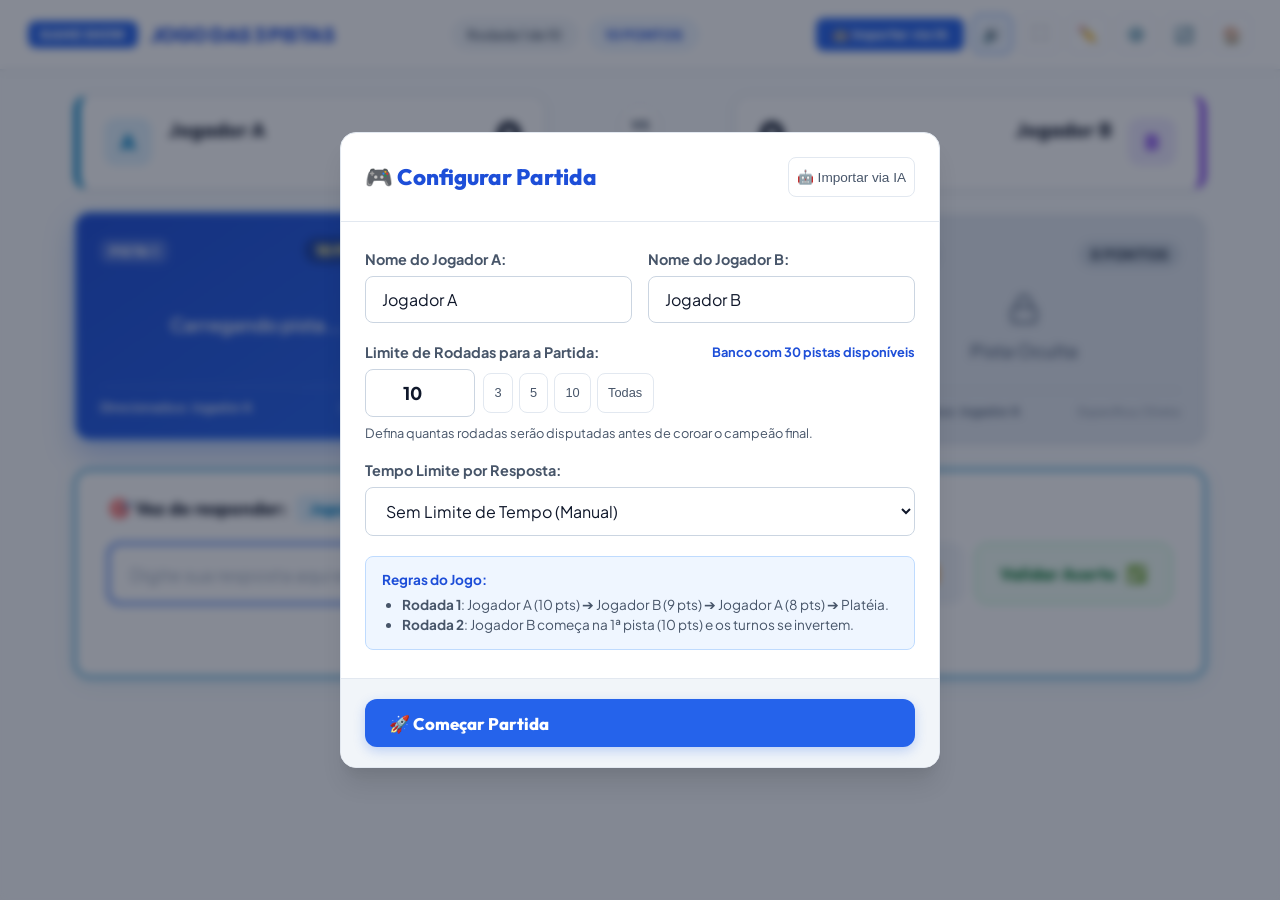
<file: jogo-3-pistas.html>
<!DOCTYPE html>
<html lang="pt-BR">
<head>
  <meta charset="UTF-8">
  <meta name="viewport" content="width=device-width, initial-scale=1.0">
  <title>Jogo das 3 Pistas | Feira Cultural Tech</title>
  
  <!-- Favicon SVG -->
  <link rel="icon" type="image/svg+xml" href="data:image/svg+xml,<svg xmlns='http://www.w3.org/2000/svg' viewBox='0 0 24 24' fill='%232563eb'><circle cx='12' cy='12' r='10'/><path d='M9 12l2 2 4-4' stroke='white' stroke-width='2'/></svg>">
  
  <!-- Fontes Google -->
  <link rel="preconnect" href="https://fonts.googleapis.com">
  <link rel="preconnect" href="https://fonts.gstatic.com" crossorigin>
  <link href="https://fonts.googleapis.com/css2?family=Outfit:wght@500;600;700;800;900&family=Plus+Jakarta+Sans:wght@400;500;600;700;800&family=Space+Mono:wght@700&display=swap" rel="stylesheet">
  
  <!-- Estilos (Fundo Branco & Cards Azuis) -->
  <link rel="stylesheet" href="css/jogo-3-pistas.css">
</head>
<body class="game-body">

  <!-- Canvas para Chuva de Confetes de Vitória -->
  <canvas id="confetti-canvas"></canvas>

  <!-- ========================================================================
       Header do Jogo (Branco com Detalhes Azuis)
       ======================================================================== -->
  <header class="game-header">
    <a href="index.html" class="game-brand" title="Voltar para a página principal">
      <div class="brand-badge">GAME SHOW</div>
      <div class="brand-title">JOGO DAS 3 PISTAS</div>
    </a>

    <div class="game-meta-pills">
      <div class="meta-pill" id="round-display">
        Rodada 1 de 10
      </div>
      <div class="meta-pill pill-points" id="current-value-display">
        10 PONTOS
      </div>
    </div>

    <div class="header-controls">
      <!-- Botão de Importação por IA -->
      <button type="button" class="btn-header-cta" id="btn-open-ai-modal" title="Importar pistas geradas por IA (ChatGPT / Gemini / Claude)">
        <span>🤖 Importar via IA</span>
      </button>

      <button type="button" class="btn-icon active" id="btn-sound" title="Ligar/Desligar Som">
        <span id="sound-icon">🔊</span>
      </button>
      <button type="button" class="btn-icon" id="btn-fullscreen" title="Tela Cheia (Projetor/Telão)">
        ⛶
      </button>
      <button type="button" class="btn-icon" id="btn-custom-cards" title="Editor Manual de Pistas">
        ✏️
      </button>
      <button type="button" class="btn-icon" id="btn-settings" title="Configurações e Limite de Rodadas">
        ⚙️
      </button>
      <button type="button" class="btn-icon" id="btn-restart" title="Reiniciar Partida">
        🔄
      </button>
      <a href="index.html" class="btn-icon" title="Voltar ao Site da Feira" style="text-decoration:none;">
        🏠
      </a>
    </div>
  </header>

  <!-- ========================================================================
       Container Principal
       ======================================================================== -->
  <main class="game-container">

    <!-- Placar Superior dos Jogadores -->
    <section class="podiums-bar" aria-label="Placar dos Jogadores">
      
      <!-- Pódio Jogador A -->
      <div class="player-podium player-a" id="podium-player-a">
        <div class="player-info">
          <div class="player-avatar">A</div>
          <div class="player-details">
            <h3 id="player-a-name">Jogador A</h3>
            <span class="turn-indicator">
              <span class="pulse-dot"></span> É A SUA VEZ!
            </span>
          </div>
        </div>
        <div class="player-score">
          <div class="score-num" id="player-a-score">0</div>
          <div class="score-label">PONTOS</div>
        </div>
      </div>

      <!-- Centro: VS & Platéia -->
      <div class="center-hud">
        <div class="vs-badge">VS</div>
        <div class="plateia-hud" title="Pontuação acumulada pela platéia">
          <span>👥 Platéia:</span>
          <strong id="plateia-score-hud">0</strong> pts
        </div>
      </div>

      <!-- Pódio Jogador B -->
      <div class="player-podium player-b" id="podium-player-b">
        <div class="player-score" style="text-align: left;">
          <div class="score-num" id="player-b-score">0</div>
          <div class="score-label">PONTOS</div>
        </div>
        <div class="player-info" style="flex-direction: row-reverse; text-align: right;">
          <div class="player-avatar">B</div>
          <div class="player-details">
            <h3 id="player-b-name">Jogador B</h3>
            <span class="turn-indicator">
              <span class="pulse-dot"></span> É A SUA VEZ!
            </span>
          </div>
        </div>
      </div>

    </section>

    <!-- Painel Central: CARDS AZUIS DAS 3 PISTAS -->
    <section class="clues-board" aria-label="Painel de Pistas">
      
      <!-- Pista 1 (10 Pontos) -->
      <article class="clue-card active" id="clue-card-0">
        <div class="card-top">
          <span class="clue-badge">Pista 1</span>
          <span class="clue-points-tag">10 PONTOS</span>
        </div>
        <div class="clue-content" id="clue-content-0">
          <span>Carregando pista...</span>
        </div>
        <div class="clue-footer">
          <span class="target-player-indicator" id="clue-target-0">Direcionada a: Jogador A</span>
          <span style="font-size:0.75rem; opacity:0.85;">Difícil / Geral</span>
        </div>
      </article>

      <!-- Pista 2 (9 Pontos) -->
      <article class="clue-card locked" id="clue-card-1">
        <div class="card-top">
          <span class="clue-badge">Pista 2</span>
          <span class="clue-points-tag">9 PONTOS</span>
        </div>
        <div class="clue-content" id="clue-content-1">
          <svg width="32" height="32" viewBox="0 0 24 24" fill="none" stroke="currentColor" stroke-width="2" stroke-linecap="round" stroke-linejoin="round">
            <rect x="3" y="11" width="18" height="11" rx="2" ry="2"></rect>
            <path d="M7 11V7a5 5 0 0 1 10 0v4"></path>
          </svg>
          <span>Pista Oculta</span>
        </div>
        <div class="clue-footer">
          <span class="target-player-indicator" id="clue-target-1">Direcionada a: Jogador B</span>
          <span style="font-size:0.75rem; opacity:0.85;">Complementar</span>
        </div>
      </article>

      <!-- Pista 3 (8 Pontos) -->
      <article class="clue-card locked" id="clue-card-2">
        <div class="card-top">
          <span class="clue-badge">Pista 3</span>
          <span class="clue-points-tag">8 PONTOS</span>
        </div>
        <div class="clue-content" id="clue-content-2">
          <svg width="32" height="32" viewBox="0 0 24 24" fill="none" stroke="currentColor" stroke-width="2" stroke-linecap="round" stroke-linejoin="round">
            <rect x="3" y="11" width="18" height="11" rx="2" ry="2"></rect>
            <path d="M7 11V7a5 5 0 0 1 10 0v4"></path>
          </svg>
          <span>Pista Oculta</span>
        </div>
        <div class="clue-footer">
          <span class="target-player-indicator" id="clue-target-2">Direcionada a: Jogador A</span>
          <span style="font-size:0.75rem; opacity:0.85;">Específica / Direta</span>
        </div>
      </article>

    </section>

    <!-- Console de Resposta do Jogador Ativo (Fundo Branco Limpo) -->
    <section class="answer-console border-player-a" id="answer-console">
      <div class="console-header">
        <div class="console-turn-prompt">
          <span>🎯 Vez de responder:</span>
          <span class="badge-player-target badge-a" id="target-player-badge">Jogador A</span>
          <span>valendo</span>
          <span style="color:var(--blue-primary); font-weight:800;" id="target-points-badge">10 pts</span>
        </div>
        
        <div class="timer-display" id="timer-display" style="display:none;">
          ⏱️ <span id="timer-seconds">20s</span>
        </div>
      </div>

      <form class="answer-form" id="answer-form">
        <div class="input-container">
          <input 
            type="text" 
            id="answer-input" 
            class="answer-input" 
            placeholder="Digite sua resposta aqui e pressione Enter..." 
            autocomplete="off" 
            autofocus
          >
        </div>
        <div class="answer-buttons">
          <button type="submit" class="btn-game btn-submit" id="btn-submit-answer">
            <span>Confirmar Resposta</span>
            <svg width="18" height="18" viewBox="0 0 24 24" fill="none" stroke="currentColor" stroke-width="2.5" stroke-linecap="round" stroke-linejoin="round">
              <path d="M5 12h14M12 5l7 7-7 7"/>
            </svg>
          </button>
          <button type="button" class="btn-game btn-pass" id="btn-pass-turn" title="Passar para a próxima pista sem responder">
            <span>Passar a Vez</span>
            <span>⏩</span>
          </button>
          <button type="button" class="btn-game btn-validate" id="btn-manual-validate" title="O usuário/mediador pode aceitar a resposta do competidor manualmente">
            <span>Validar Acerto</span>
            <span>✅</span>
          </button>
        </div>
      </form>

      <div class="console-feedback" id="console-feedback"></div>
    </section>

    <!-- Seção da Platéia (ativada se ambos errarem as 3 pistas) -->
    <section class="plateia-action-box" id="plateia-section" style="display: none;">
      <div class="plateia-title">
        <span>👥</span>
        <span>Nenhum dos dois jogadores acertou! A vez é da PLATÉIA / OUTRO GRUPO!</span>
      </div>
      <p style="color:var(--text-muted); font-size:0.95rem;">
        Qualquer pessoa da platéia pode tentar adivinhar a palavra secreta agora. Digite o palpite da platéia ou valide o acerto manualmente:
      </p>

      <div style="display:flex; gap:0.75rem; width:100%; max-width:600px;">
        <input 
          type="text" 
          id="plateia-answer-input" 
          class="form-input" 
          placeholder="Palpite de alguém da platéia..." 
          style="flex:1;"
        >
        <button type="button" class="btn-game btn-submit" id="btn-plateia-submit">
          Verificar
        </button>
      </div>

      <div class="plateia-controls">
        <button type="button" class="btn-game btn-plateia-hit" id="btn-plateia-hit">
          ✅ Platéia Acertou (+5 pts)
        </button>
        <button type="button" class="btn-game btn-reveal-all" id="btn-reveal-all">
          👁️ Ninguém Acertou (Revelar Resposta)
        </button>
      </div>
    </section>

  </main>

  <!-- ========================================================================
       Modais do Sistema
       ======================================================================== -->

  <!-- Modal 1: Configuração Inicial / Nova Partida com Limite de Rodadas -->
  <div class="modal-overlay" id="modal-setup">
    <div class="modal-card">
      <div class="modal-header">
        <h2>🎮 Configurar Partida</h2>
        <button type="button" class="btn-icon" id="btn-setup-to-ai" title="Importar pistas geradas por IA" style="font-size:0.85rem; padding:0 0.5rem; width:auto;">
          🤖 Importar via IA
        </button>
      </div>
      <form id="form-setup">
        <div class="modal-body">
          <div class="form-row">
            <div class="form-group">
              <label for="setup-player-a">Nome do Jogador A:</label>
              <input type="text" id="setup-player-a" class="form-input" value="Jogador A" required>
            </div>
            <div class="form-group">
              <label for="setup-player-b">Nome do Jogador B:</label>
              <input type="text" id="setup-player-b" class="form-input" value="Jogador B" required>
            </div>
          </div>

          <!-- Limite Personalizado de Rodadas -->
          <div class="form-group">
            <div style="display:flex; justify-content:space-between; align-items:center;">
              <label for="setup-rounds-limit">Limite de Rodadas para a Partida:</label>
              <span style="font-size:0.8rem; color:var(--blue-primary); font-weight:700;" id="total-cards-indicator">
                Banco com 30 pistas
              </span>
            </div>
            <div style="display:flex; gap:0.5rem; align-items:center;">
              <input 
                type="number" 
                id="setup-rounds-limit" 
                class="form-input" 
                min="1" 
                max="100" 
                value="10" 
                required 
                style="width: 110px; font-weight:800; font-size:1.1rem; text-align:center;"
              >
              <!-- Botões de Atalho Rápido -->
              <div style="display:flex; gap:0.35rem; flex-wrap:wrap;">
                <button type="button" class="btn-icon btn-quick-round" data-rounds="3" style="width:auto; padding:0 0.65rem; font-size:0.8rem;">3</button>
                <button type="button" class="btn-icon btn-quick-round" data-rounds="5" style="width:auto; padding:0 0.65rem; font-size:0.8rem;">5</button>
                <button type="button" class="btn-icon btn-quick-round" data-rounds="10" style="width:auto; padding:0 0.65rem; font-size:0.8rem;">10</button>
                <button type="button" class="btn-icon btn-quick-round" data-rounds="all" style="width:auto; padding:0 0.65rem; font-size:0.8rem;">Todas</button>
              </div>
            </div>
            <small style="color:var(--text-muted); font-size:0.8rem;">
              Defina quantas rodadas serão disputadas antes de coroar o campeão final.
            </small>
          </div>

          <div class="form-group">
            <label for="setup-timer">Tempo Limite por Resposta:</label>
            <select id="setup-timer" class="form-select">
              <option value="0" selected>Sem Limite de Tempo (Manual)</option>
              <option value="15">15 Segundos</option>
              <option value="20">20 Segundos</option>
              <option value="30">30 Segundos</option>
            </select>
          </div>

          <div style="background:var(--blue-subtle); border:1px solid var(--blue-border); padding:0.85rem 1rem; border-radius:var(--radius-sm); font-size:0.85rem; line-height:1.5;">
            <strong style="color:var(--blue-primary);">Regras do Jogo:</strong>
            <ul style="margin-left: 1.25rem; margin-top: 0.25rem; color:var(--text-muted);">
              <li><strong>Rodada 1</strong>: Jogador A (10 pts) ➔ Jogador B (9 pts) ➔ Jogador A (8 pts) ➔ Platéia.</li>
              <li><strong>Rodada 2</strong>: Jogador B começa na 1ª pista (10 pts) e os turnos se invertem.</li>
            </ul>
          </div>
        </div>

        <div class="modal-footer">
          <button type="submit" class="btn-game btn-submit" style="width:100%;">
            🚀 Começar Partida
          </button>
        </div>
      </form>
    </div>
  </div>

  <!-- Modal 2: Importação de Pistas Geradas por IA -->
  <div class="modal-overlay" id="modal-ai-import">
    <div class="modal-card modal-card-lg">
      <div class="modal-header">
        <h2>🤖 Importar Pistas Geradas por IA</h2>
        <button type="button" class="btn-icon" id="btn-close-ai-modal" style="width:32px; height:32px;">✕</button>
      </div>
      <div class="modal-body">
        
        <p style="color:var(--text-muted); font-size:0.95rem;">
          Você pode usar qualquer Inteligência Artificial (<strong>ChatGPT, Claude, Gemini, etc.</strong>) para criar dezenas de pistas sob medida para sua aula, gincana ou evento temático.
        </p>

        <!-- Prompt Pronto para Cópia -->
        <div class="ai-prompt-box">
          <div style="display:flex; justify-content:space-between; align-items:center;">
            <strong style="color:var(--blue-primary); font-size:0.9rem;">Passo 1: Copie o Prompt abaixo para colar na sua IA:</strong>
            <button type="button" class="btn-game btn-submit" id="btn-copy-ai-prompt" style="padding:0.35rem 0.8rem; font-size:0.8rem;">
              📋 Copiar Prompt
            </button>
          </div>
          <div class="ai-prompt-code" id="ai-prompt-text">Atue como um especialista em gincanas e crie rodadas para o "Jogo das 3 Pistas".
Crie 10 rodadas sobre o tema [ESCREVA O TEMA AQUI, EX: TECNOLOGIA, CIÊNCIA, CULTURA GERAL].
Para cada rodada, forneça exatamente:
- "palavra": A resposta exata esperada.
- "categoria": Assunto da palavra.
- "sinonimos": Lista de sinônimos aceitos (em minúsculas).
- "pistas": Array com exatamente 3 pistas:
  * Pista 1 (10 pts): a mais difícil e genérica.
  * Pista 2 (9 pts): intermediária e complementar.
  * Pista 3 (8 pts): direta e reveladora.
- "explicacao": Uma frase curta de contexto.

Retorne APENAS o JSON no formato:
[
  {
    "palavra": "Computador",
    "categoria": "Tecnologia",
    "sinonimos": ["pc", "computador pessoal"],
    "pistas": [
      "Funciona com sistema binário de zeros e uns",
      "Possui processador, memória RAM e disco de armazenamento",
      "Usado para navegar na internet, trabalhar e jogar"
    ],
    "explicacao": "Revolucionou a computação moderna."
  }
]</div>
        </div>

        <!-- Passo 2: Colar Resposta da IA -->
        <div class="form-group" style="margin-top:0.5rem;">
          <label for="ai-json-input"><strong>Passo 2: Cole a resposta (JSON) que a IA gerou aqui:</strong></label>
          <textarea 
            id="ai-json-input" 
            class="form-textarea" 
            rows="7" 
            placeholder='Cole aqui o JSON gerado pela IA (ex: [ { "palavra": "...", "pistas": [...] } ])'
          ></textarea>
        </div>

        <div style="display:flex; align-items:center; gap:0.5rem;">
          <input type="checkbox" id="ai-replace-existing" checked style="width:18px; height:18px; cursor:pointer;">
          <label for="ai-replace-existing" style="font-size:0.9rem; color:var(--text-main); cursor:pointer;">
            Substituir banco de pistas atual pelas novas pistas da IA (desmarque para apenas adicionar ao final)
          </label>
        </div>

        <div id="ai-import-feedback" style="min-height:24px; font-weight:700; font-size:0.9rem;"></div>

      </div>
      <div class="modal-footer">
        <button type="button" class="btn-game btn-pass" id="btn-cancel-ai-modal">
          Cancelar
        </button>
        <button type="button" class="btn-game btn-submit" id="btn-confirm-ai-import">
          📥 Validar e Importar Pistas
        </button>
      </div>
    </div>
  </div>

  <!-- Modal 2.5: Confirmação de Resposta Parcial / Diferente para o Mediador -->
  <div class="modal-overlay" id="modal-partial-confirm">
    <div class="modal-card">
      <div class="modal-header">
        <h2>🤔 Validar Resposta do Competidor?</h2>
      </div>
      <div class="modal-body" style="text-align: center;">
        <p style="font-size:1rem; color:var(--text-muted); margin-bottom: 0.5rem;">
          O competidor <strong id="partial-player-name" style="color:var(--text-main);">Jogador A</strong> respondeu:
        </p>
        <div style="font-size:1.35rem; font-weight:800; color:var(--text-main); background:var(--bg-surface-elevated); padding:0.6rem 1rem; border-radius:var(--radius-sm); border:1px solid var(--border-card); margin-bottom:1rem;" id="partial-user-input">
          "composto"
        </div>

        <div style="background:var(--blue-subtle); border:1px solid var(--blue-border); padding:0.85rem 1rem; border-radius:var(--radius-md); margin-bottom:1rem;">
          <span style="font-size:0.8rem; color:var(--blue-primary); text-transform:uppercase; font-weight:800; display:block; margin-bottom:0.25rem;">
            Resposta cadastrada no jogo:
          </span>
          <div id="partial-correct-word" style="font-size:1.35rem; font-weight:900; color:var(--blue-primary);">
            COMPOSTO TÉRMICO
          </div>
        </div>

        <p style="font-size:0.95rem; color:var(--text-muted);">
          Como mediador, deseja <strong>validar como resposta correta</strong> valendo <strong id="partial-points-val">10</strong> pontos?
        </p>
      </div>
      <div class="modal-footer" style="justify-content: center; gap: 1rem;">
        <button type="button" class="btn-game btn-pass" id="btn-partial-reject">
          ❌ Considerar Incorreto
        </button>
        <button type="button" class="btn-game btn-validate" id="btn-partial-accept" style="padding:0.85rem 1.75rem;">
          ✅ Validar Acerto!
        </button>
      </div>
    </div>
  </div>

  <!-- Modal 3: Revelação da Rodada / Vitória -->
  <div class="modal-overlay" id="modal-round-win">
    <div class="modal-card">
      <div class="modal-header">
        <h2 id="win-title">✨ Fim da Rodada!</h2>
      </div>
      <div class="modal-body">
        <div class="round-reveal-box">
          <div class="winner-crown">🎉</div>
          <div id="win-winner-name" style="font-size:1.2rem; font-weight:700; color:var(--blue-primary);">
            Jogador A acertou!
          </div>

          <div style="margin: 0.5rem 0;">
            <span class="revealed-category" id="win-category">Tecnologia</span>
            <div class="revealed-word" id="win-word">COMPUTADOR</div>
          </div>

          <p class="revealed-explanation" id="win-explanation">
            Breve explicação ou curiosidade sobre a resposta.
          </p>

          <div class="revealed-clues-list" id="win-clues-list">
            <!-- Pistas preenchidas dinamicamente -->
          </div>
        </div>
      </div>
      <div class="modal-footer">
        <button type="button" class="btn-game btn-submit" id="btn-next-round" style="width:100%;">
          Próxima Rodada ➔
        </button>
      </div>
    </div>
  </div>

  <!-- Modal 4: Fim de Jogo / Pódio Final -->
  <div class="modal-overlay" id="modal-game-over">
    <div class="modal-card">
      <div class="modal-header">
        <h2>🏆 Partida Finalizada!</h2>
      </div>
      <div class="modal-body" style="text-align: center;">
        <div style="font-size: 4rem; margin-bottom: 0.5rem;">👑</div>
        <h3 id="game-over-champion" style="font-size: 1.6rem; color: var(--blue-primary); margin-bottom: 1rem;">
          Jogador A é o Campeão!
        </h3>
        <div id="game-over-summary">
          <!-- Placar final renderizado pelo JS -->
        </div>
      </div>
      <div class="modal-footer">
        <button type="button" class="btn-game btn-submit" id="btn-play-again" style="width:100%;">
          🔄 Jogar Novamente
        </button>
      </div>
    </div>
  </div>

  <!-- Modal 5: Editor Manual de Pistas -->
  <div class="modal-overlay" id="modal-editor">
    <div class="modal-card modal-card-lg">
      <div class="modal-header">
        <h2>✏️ Gerenciar Banco de Pistas</h2>
        <button type="button" class="btn-icon" id="btn-close-editor" style="width:32px; height:32px;">✕</button>
      </div>
      <div class="modal-body">
        
        <!-- Formulário para adicionar nova palavra -->
        <form id="form-add-card" style="background:var(--bg-surface-elevated); padding:1rem; border-radius:var(--radius-md); border:1px solid var(--border-subtle); display:flex; flex-direction:column; gap:0.75rem;">
          <h4 style="color:var(--blue-primary);">➕ Adicionar Nova Rodada Manualmente</h4>
          <div class="form-row">
            <div class="form-group">
              <label for="new-word">Palavra Secreta (Resposta Correta):</label>
              <input type="text" id="new-word" class="form-input" placeholder="Ex: Robô" required>
            </div>
            <div class="form-group">
              <label for="new-cat">Categoria / Tema:</label>
              <input type="text" id="new-cat" class="form-input" placeholder="Ex: Tecnologia">
            </div>
          </div>
          <div class="form-group">
            <label for="new-synonyms">Sinônimos / Variações aceitas (separados por vírgula):</label>
            <input type="text" id="new-synonyms" class="form-input" placeholder="Ex: robo, robot, androide">
          </div>
          <div class="form-group">
            <label for="new-p1">Pista 1 (Vale 10 pts - Mais Difícil / Genérica):</label>
            <input type="text" id="new-p1" class="form-input" placeholder="Ex: A palavra vem do termo tcheco robota" required>
          </div>
          <div class="form-group">
            <label for="new-p2">Pista 2 (Vale 9 pts - Dificuldade Média / Complementar):</label>
            <input type="text" id="new-p2" class="form-input" placeholder="Ex: É composto por sensores, atuadores e circuitos" required>
          </div>
          <div class="form-group">
            <label for="new-p3">Pista 3 (Vale 8 pts - Mais Específica / Direta):</label>
            <input type="text" id="new-p3" class="form-input" placeholder="Ex: Pode montar carros em fábricas ou aspirar o chão" required>
          </div>
          <button type="submit" class="btn-game btn-submit" style="align-self:flex-end;">
            Salvar Rodada
          </button>
        </form>

        <!-- Lista de Cartões Atuais -->
        <div style="display:flex; justify-content:space-between; align-items:center; margin-top:0.5rem;">
          <h4 style="color:var(--text-muted);">Banco de Pistas Ativo:</h4>
          <button type="button" class="btn-game btn-pass" id="btn-reset-default-cards" style="padding:0.4rem 0.8rem; font-size:0.8rem;">
            Restaurar Banco Original (30 Pistas)
          </button>
        </div>

        <div id="editor-cards-list" style="display:flex; flex-direction:column; gap:0.6rem; max-height:240px; overflow-y:auto; padding-right:0.5rem;">
          <!-- Itens preenchidos dinamicamente -->
        </div>

      </div>
    </div>
  </div>

  <!-- Scripts -->
  <script src="js/dados-pistas.js"></script>
  <script src="js/jogo-3-pistas.js"></script>
</body>
</html>
</file>
<file: css/main.css>
/* ==========================================================================
   1ª Feira Cultural Tech & E-Sports - E.E. José Mamede de Aquino
   Design System & Main Stylesheet - Hand-Drawn & School Mural Aesthetic
   Inspired by the official E.E. José Mamede de Aquino school flyer
   ========================================================================== */

:root {
  /* School Flyer Primary & Accent Palette */
  --cream-bg: #FCF9F1;
  --cream-surface: #FFFDF7;
  --paper-white: #FFFFFF;
  
  --navy-dark: #07172C;
  --navy-main: #0C2340;
  --navy-light: #1A3860;
  
  --sunny-yellow: #FFD21E;
  --yellow-deep: #FFB800;
  --yellow-pastel: #FFF4C2;
  
  --vibrant-red: #EA3323;
  --red-deep: #C92012;
  --red-pastel: #FDE8E6;
  
  --vibrant-green: #00A859;
  --green-deep: #008746;
  --green-pastel: #E4F7EC;
  
  --sky-blue: #0288D1;
  --sky-blue-light: #29B6F6;
  --sky-pastel: #E1F5FE;
  
  --vibrant-orange: #FF7A00;
  --vibrant-purple: #7C3AED;
  --purple-pastel: #F3E8FF;

  /* Typography Colors */
  --text-main: #0C2340;
  --text-muted: #4B6382;
  --text-light: #7E93A8;
  --text-white: #FFFFFF;

  /* Borders & Inks */
  --border-ink: #0C2340;
  --border-ink-thin: rgba(12, 35, 64, 0.18);
  --border-ink-light: rgba(12, 35, 64, 0.1);

  /* Fonts */
  --font-display: 'Titan One', 'Fredoka', cursive, sans-serif;
  --font-heading: 'Fredoka', cursive, sans-serif;
  --font-hand: 'Patrick Hand', 'Caveat', cursive, sans-serif;
  --font-body: 'Fredoka', -apple-system, BlinkMacSystemFont, sans-serif;

  /* 3D Paper Cutout & Sticker Shadows */
  --shadow-sm: 2px 2px 0 var(--border-ink);
  --shadow-md: 4px 4px 0 var(--border-ink);
  --shadow-lg: 6px 6px 0 var(--border-ink);
  --shadow-xl: 8px 8px 0 var(--border-ink);
  --shadow-float: 0 12px 28px -6px rgba(12, 35, 64, 0.12);

  /* Playful Wobbly & Hand-Drawn Radius */
  --radius-hand-1: 24px 20px 26px 18px / 20px 26px 18px 24px;
  --radius-hand-2: 18px 26px 20px 24px / 24px 18px 26px 20px;
  --radius-sticker: 18px;
  --radius-pill: 9999px;

  /* Transitions */
  --transition-fast: 0.15s cubic-bezier(0.34, 1.56, 0.64, 1);
  --transition-normal: 0.25s cubic-bezier(0.34, 1.56, 0.64, 1);
}

/* Global Reset */
*, *::before, *::after {
  box-sizing: border-box;
  margin: 0;
  padding: 0;
}

html {
  scroll-behavior: smooth;
  scroll-padding-top: 90px;
  font-size: 16px;
  -webkit-font-smoothing: antialiased;
  -moz-osx-font-smoothing: grayscale;
}

body {
  font-family: var(--font-body);
  background-color: var(--cream-bg);
  /* School paper dot-matrix texture */
  background-image: radial-gradient(#D8CEBC 1.25px, transparent 1.25px);
  background-size: 26px 26px;
  color: var(--text-main);
  line-height: 1.6;
  overflow-x: hidden;
}

img, svg {
  display: block;
  max-width: 100%;
}

a {
  text-decoration: none;
  color: inherit;
  transition: all var(--transition-fast);
}

button, input, select, textarea {
  font-family: inherit;
  font-size: inherit;
  border: none;
  outline: none;
}

button {
  cursor: pointer;
}

ul, ol {
  list-style: none;
}

/* Container */
.container {
  width: 100%;
  max-width: 1240px;
  margin: 0 auto;
  padding: 0 24px;
  position: relative;
}

@media (max-width: 640px) {
  .container {
    padding: 0 16px;
  }
}

/* ==========================================================================
   Typography & 3D Cutout Effects
   ========================================================================== */
.heading-hero {
  font-family: var(--font-display);
  font-size: clamp(2.3rem, 5.6vw, 4.4rem);
  font-weight: 400;
  line-height: 1.15;
  letter-spacing: -0.01em;
  color: var(--navy-main);
}

.heading-section {
  font-family: var(--font-display);
  font-size: clamp(2rem, 3.8vw, 3rem);
  font-weight: 400;
  line-height: 1.2;
  color: var(--navy-main);
  text-shadow: 2px 2px 0 #FFFFFF, 3px 3px 0 var(--border-ink);
}

.heading-card {
  font-family: var(--font-heading);
  font-size: 1.35rem;
  font-weight: 700;
  line-height: 1.3;
  color: var(--navy-main);
}

.text-subhead {
  font-size: clamp(1.05rem, 1.8vw, 1.25rem);
  line-height: 1.65;
  color: var(--text-muted);
  font-weight: 500;
}

/* 3D Paper Cut-out Text Style (with white outline and hard navy drop shadow) */
.text-cutout-3d {
  color: var(--navy-main);
  text-shadow: 
    -2px -2px 0 #FFF,
     2px -2px 0 #FFF,
    -2px  2px 0 #FFF,
     2px  2px 0 #FFF,
     0px  3px 0 #FFF,
     3px  0px 0 #FFF,
     4px  4px 0 var(--border-ink);
}

.text-cutout-yellow {
  color: var(--sunny-yellow);
  text-shadow: 
    -2px -2px 0 var(--border-ink),
     2px -2px 0 var(--border-ink),
    -2px  2px 0 var(--border-ink),
     2px  2px 0 var(--border-ink),
     4px  4px 0 var(--border-ink);
}

.text-cutout-red {
  color: var(--vibrant-red);
  text-shadow: 
    -2px -2px 0 #FFF,
     2px -2px 0 #FFF,
    -2px  2px 0 #FFF,
     2px  2px 0 #FFF,
     4px  4px 0 var(--border-ink);
}

.text-cutout-blue {
  color: var(--sky-blue);
  text-shadow: 
    -2px -2px 0 #FFF,
     2px -2px 0 #FFF,
    -2px  2px 0 #FFF,
     2px  2px 0 #FFF,
     4px  4px 0 var(--border-ink);
}

/* Multi-colored letter spans (like "ENSINO MÉDIO" in the flyer) */
.char-blue { color: #0288D1; }
.char-cyan { color: #00A3FF; }
.char-yellow { color: #FFC700; }
.char-red { color: #EA3323; }
.char-green { color: #00A859; }

/* Hand-written / Note Script */
.text-handwriting {
  font-family: var(--font-hand);
  font-size: 1.35rem;
  line-height: 1.3;
}

/* ==========================================================================
   Badges, Stamps & Washi Tape UI Elements
   ========================================================================== */
.badge-tag {
  display: inline-flex;
  align-items: center;
  gap: 8px;
  padding: 8px 18px;
  border-radius: var(--radius-pill);
  font-family: var(--font-heading);
  font-size: 0.9rem;
  font-weight: 700;
  text-transform: uppercase;
  letter-spacing: 0.05em;
  border: 2px solid var(--border-ink);
  background: var(--sunny-yellow);
  color: var(--navy-main);
  box-shadow: var(--shadow-sm);
  transform: rotate(-1deg);
}

/* School Stamp Oval (from the flyer: "Mais que uma escola...") */
.stamp-oval {
  display: inline-flex;
  flex-direction: column;
  align-items: center;
  justify-content: center;
  text-align: center;
  background: var(--sunny-yellow);
  border: 3px solid var(--border-ink);
  border-radius: 50% 50% 50% 50% / 60% 60% 40% 40%;
  padding: 14px 22px;
  color: var(--navy-main);
  font-family: var(--font-hand);
  font-size: 1.25rem;
  font-weight: 700;
  line-height: 1.15;
  box-shadow: var(--shadow-md);
  transform: rotate(4deg);
  transition: transform var(--transition-fast);
}

.stamp-oval:hover {
  transform: rotate(2deg) scale(1.04);
}

/* Yellow Brush Stroke Highlight Banner */
.brush-banner {
  background: var(--sunny-yellow);
  border: 3px solid var(--border-ink);
  border-radius: 12px 14px 10px 16px;
  padding: 10px 22px;
  font-family: var(--font-heading);
  font-size: 1rem;
  font-weight: 800;
  color: var(--navy-main);
  box-shadow: var(--shadow-md);
  display: inline-block;
  text-align: center;
  letter-spacing: 0.02em;
}

/* Navy Brush Banner with Chalk White Text (like "POR QUE ESCOLHER...") */
.brush-banner-navy {
  background: var(--navy-main);
  border: 3px solid var(--border-ink);
  border-radius: 14px 10px 16px 12px;
  padding: 12px 28px;
  font-family: var(--font-display);
  font-size: 1.25rem;
  color: #FFFFFF;
  box-shadow: var(--shadow-md);
  display: inline-flex;
  align-items: center;
  gap: 12px;
  letter-spacing: 0.03em;
}

/* Washi Tape Strip (decorative adhesive tape on card corners) */
.washi-tape {
  position: absolute;
  top: -12px;
  left: 50%;
  transform: translateX(-50%) rotate(-2deg);
  width: 110px;
  height: 26px;
  background: rgba(255, 210, 30, 0.9);
  border-left: 2px dashed rgba(12, 35, 64, 0.25);
  border-right: 2px dashed rgba(12, 35, 64, 0.25);
  box-shadow: 0 1px 3px rgba(0, 0, 0, 0.1);
  z-index: 3;
  pointer-events: none;
}

.washi-tape.blue {
  background: rgba(41, 182, 246, 0.9);
  transform: translateX(-50%) rotate(2deg);
}

.washi-tape.red {
  background: rgba(234, 51, 35, 0.85);
  transform: translateX(-50%) rotate(-3deg);
}

.washi-tape.green {
  background: rgba(0, 168, 89, 0.85);
  transform: translateX(-50%) rotate(1.5deg);
}

/* Section Common Header */
.section-header {
  text-align: center;
  max-width: 820px;
  margin: 0 auto 52px;
  position: relative;
}

.section-header .badge-tag {
  margin-bottom: 16px;
}

.section-header p {
  margin-top: 14px;
}

/* ==========================================================================
   Header & Navbar (Mural Escolar)
   ========================================================================== */
.site-header {
  position: fixed;
  top: 0;
  left: 0;
  width: 100%;
  z-index: 1000;
  background: rgba(255, 253, 247, 0.94);
  backdrop-filter: blur(12px);
  -webkit-backdrop-filter: blur(12px);
  border-bottom: 3px solid var(--border-ink);
  transition: all var(--transition-normal);
}

.site-header.scrolled {
  background: #FFFDF8;
  box-shadow: 0 4px 0 var(--border-ink);
}

.navbar {
  display: flex;
  align-items: center;
  justify-content: space-between;
  height: 84px;
  transition: height var(--transition-normal);
}

.site-header.scrolled .navbar {
  height: 72px;
}

/* Brand Logo with Authentic J.M.A Shield */
.brand-logo {
  display: flex;
  align-items: center;
  gap: 12px;
  text-decoration: none;
  flex-shrink: 0;
}

.brand-shield-wrap {
  width: 44px;
  height: 52px;
  flex-shrink: 0;
  filter: drop-shadow(2px 2px 0 var(--border-ink));
  transition: transform var(--transition-fast);
}

.brand-logo:hover .brand-shield-wrap {
  transform: rotate(-4deg) scale(1.06);
}

.brand-meta {
  display: flex;
  flex-direction: column;
  justify-content: center;
}

.brand-school-title {
  font-family: var(--font-heading);
  font-size: 1.18rem;
  font-weight: 800;
  color: var(--navy-main);
  line-height: 1.2;
  white-space: nowrap;
}

.brand-subtitle-tag {
  font-family: var(--font-heading);
  font-size: 0.72rem;
  font-weight: 800;
  color: var(--vibrant-red);
  letter-spacing: 0.05em;
  text-transform: uppercase;
  margin-top: 2px;
  line-height: 1.2;
  white-space: nowrap;
}

/* Nav Links */
.nav-links {
  display: flex;
  align-items: center;
  gap: 14px;
}

.nav-link {
  font-family: var(--font-heading);
  font-size: 0.92rem;
  font-weight: 800;
  color: var(--navy-main);
  position: relative;
  padding: 6px 4px;
  border-radius: 6px;
  white-space: nowrap;
  transition: color var(--transition-fast);
}

.nav-link::after {
  content: '';
  position: absolute;
  bottom: 0;
  left: 0;
  width: 0;
  height: 3px;
  background: var(--sunny-yellow);
  border-radius: 2px;
  transition: width var(--transition-fast);
}

.nav-link:hover {
  color: var(--sky-blue);
}

.nav-link:hover::after {
  width: 100%;
}

.nav-actions {
  display: flex;
  align-items: center;
  gap: 16px;
}

/* Mobile Toggle */
.mobile-toggle {
  display: none;
  background: var(--sunny-yellow);
  border: 2px solid var(--border-ink);
  width: 44px;
  height: 44px;
  border-radius: 12px;
  align-items: center;
  justify-content: center;
  color: var(--navy-main);
  box-shadow: var(--shadow-sm);
  transition: transform var(--transition-fast);
}

.mobile-toggle:hover {
  transform: translate(-1px, -1px);
  box-shadow: var(--shadow-md);
}

.mobile-toggle svg {
  width: 26px;
  height: 26px;
}

/* Mobile Drawer */
.mobile-menu {
  display: none;
  position: fixed;
  top: 84px;
  left: 0;
  width: 100%;
  height: calc(100vh - 84px);
  background: #FFFDF8;
  border-top: 3px solid var(--border-ink);
  padding: 28px 24px 44px;
  flex-direction: column;
  justify-content: space-between;
  transform: translateX(100%);
  transition: transform var(--transition-normal);
  z-index: 999;
  overflow-y: auto;
}

.mobile-menu.active {
  transform: translateX(0);
}

.mobile-menu .nav-links {
  flex-direction: column;
  align-items: flex-start;
  gap: 20px;
}

.mobile-menu .nav-link {
  font-size: 1.35rem;
  font-family: var(--font-heading);
  font-weight: 700;
  color: var(--navy-main);
}

@media (max-width: 992px) {
  .nav-links, .nav-actions .btn-nav {
    display: none;
  }
  .mobile-toggle {
    display: flex;
  }
  .mobile-menu {
    display: flex;
  }
}

/* ==========================================================================
   Buttons (Chunky 3D Paper Cut-out Style)
   ========================================================================== */
.btn {
  display: inline-flex;
  align-items: center;
  justify-content: center;
  gap: 10px;
  padding: 13px 26px;
  font-family: var(--font-heading);
  font-size: 1rem;
  font-weight: 800;
  border-radius: var(--radius-sticker);
  border: 3px solid var(--border-ink);
  box-shadow: var(--shadow-md);
  transition: transform var(--transition-fast), box-shadow var(--transition-fast), background-color var(--transition-fast);
  white-space: nowrap;
  letter-spacing: -0.01em;
}

.btn:hover {
  transform: translate(-2px, -2px);
  box-shadow: var(--shadow-lg);
}

.btn:active {
  transform: translate(2px, 2px);
  box-shadow: var(--shadow-sm);
}

.btn svg {
  width: 20px;
  height: 20px;
  transition: transform var(--transition-fast);
}

.btn:hover svg {
  transform: translateX(3px);
}

/* Primary Yellow (Sunny & Vibrant, high contrast) */
.btn-primary-neon,
.btn-primary-yellow {
  background: var(--sunny-yellow);
  color: var(--navy-main);
}

.btn-primary-neon:hover,
.btn-primary-yellow:hover {
  background: #FFE054;
}

/* Green Action Button */
.btn-primary-green {
  background: var(--vibrant-green);
  color: #FFFFFF;
}

.btn-primary-green:hover {
  background: #00BF65;
}

/* Red Action Button */
.btn-primary-red {
  background: var(--vibrant-red);
  color: #FFFFFF;
}

.btn-primary-red:hover {
  background: #FF4738;
}

/* Secondary Paper Button */
.btn-secondary-outline {
  background: #FFFFFF;
  color: var(--navy-main);
  border: 3px solid var(--border-ink);
  box-shadow: var(--shadow-md);
}

.btn-secondary-outline:hover {
  background: var(--yellow-pastel);
}

.btn-outline-dark {
  background: #FFFFFF;
  color: var(--navy-main);
  border: 3px solid var(--border-ink);
  box-shadow: var(--shadow-md);
}

.btn-outline-dark:hover {
  background: var(--sky-pastel);
  color: var(--sky-blue);
}

.btn-nav {
  padding: 10px 20px;
  font-size: 0.92rem;
  background: var(--sunny-yellow);
  color: var(--navy-main);
}

.btn-lg {
  padding: 16px 36px;
  font-size: 1.15rem;
  border-radius: 20px;
}

/* ==========================================================================
   Animated Doodles (Decorative floating stars, hearts, sunbursts)
   ========================================================================== */
.doodle-item {
  position: absolute;
  pointer-events: none;
  z-index: 1;
  user-select: none;
}

.doodle-star {
  color: var(--sunny-yellow);
  animation: floatDoodle 7s ease-in-out infinite alternate;
}

.doodle-heart {
  color: var(--vibrant-red);
  animation: floatDoodle 9s ease-in-out infinite alternate-reverse;
}

.doodle-sun {
  color: var(--vibrant-orange);
  animation: spinSlow 30s linear infinite;
}

@keyframes floatDoodle {
  0% { transform: translateY(0) rotate(0deg); }
  50% { transform: translateY(-12px) rotate(6deg); }
  100% { transform: translateY(6px) rotate(-4deg); }
}

@keyframes wiggle {
  0%, 100% { transform: rotate(-2deg); }
  50% { transform: rotate(2deg); }
}

@keyframes spinSlow {
  from { transform: rotate(0deg); }
  to { transform: rotate(360deg); }
}
</file>
<file: css/components.css>
/* ==========================================================================
   1ª Feira Cultural Tech & E-Sports - E.E. José Mamede de Aquino
   Components & Sections Stylesheet - Hand-Drawn / School Mural Aesthetic
   ========================================================================== */

/* ==========================================================================
   1. Hero Section (Mural Escolar Acolhedor e Colorido)
   ========================================================================== */
.hero-section {
  position: relative;
  min-height: 100vh;
  padding: 130px 0 80px;
  display: flex;
  align-items: center;
  overflow: hidden;
  background-color: var(--cream-bg);
  /* Gentle warm paper glow */
  background-image: 
    radial-gradient(circle at 10% 20%, rgba(255, 210, 30, 0.12) 0%, transparent 40%),
    radial-gradient(circle at 90% 80%, rgba(41, 182, 246, 0.14) 0%, transparent 40%),
    radial-gradient(circle at 50% 50%, rgba(234, 51, 35, 0.06) 0%, transparent 50%),
    radial-gradient(#D6CBB8 1.25px, transparent 1.25px);
  background-size: 100% 100%, 100% 100%, 100% 100%, 26px 26px;
  color: var(--text-main);
}

.hero-container {
  position: relative;
  z-index: 2;
}

.hero-content {
  max-width: 980px;
  margin: 0 auto;
  text-align: center;
  display: flex;
  flex-direction: column;
  align-items: center;
}

/* School Top Ribbon inspired by the Flyer */
.hero-school-ribbon {
  display: flex;
  align-items: center;
  justify-content: center;
  gap: 20px;
  flex-wrap: wrap;
  margin-bottom: 24px;
}

.school-shield-badge {
  display: flex;
  align-items: center;
  gap: 12px;
  background: var(--paper-white);
  border: 3px solid var(--border-ink);
  border-radius: 20px;
  padding: 8px 18px;
  box-shadow: var(--shadow-sm);
  transform: rotate(-1.5deg);
}

.school-shield-badge:hover {
  transform: rotate(0deg) scale(1.02);
}

.school-name-text {
  font-family: var(--font-hand);
  font-size: 1.65rem;
  font-weight: 700;
  color: var(--navy-main);
  line-height: 1.1;
}

.school-motto-note {
  font-family: var(--font-hand);
  font-size: 1.25rem;
  color: var(--navy-light);
  background: var(--yellow-pastel);
  border: 2px dashed var(--border-ink);
  border-radius: 14px;
  padding: 6px 16px;
  transform: rotate(1.5deg);
}

/* Live Badge with Date */
.hero-date-banner {
  display: inline-flex;
  align-items: center;
  gap: 10px;
  background: var(--sunny-yellow);
  border: 3px solid var(--border-ink);
  border-radius: var(--radius-pill);
  padding: 9px 24px;
  font-family: var(--font-heading);
  font-size: 0.96rem;
  font-weight: 800;
  color: var(--navy-main);
  box-shadow: var(--shadow-md);
  margin-bottom: 24px;
  transform: rotate(-0.5deg);
}

.hero-date-banner .pulsing-dot {
  width: 10px;
  height: 10px;
  background-color: var(--vibrant-red);
  border-radius: 50%;
  box-shadow: 0 0 0 3px rgba(234, 51, 35, 0.25);
  animation: pulseDot 1.8s infinite;
}

/* Hero Headline */
.hero-title {
  margin-bottom: 20px;
  line-height: 1.18;
}

.hero-headline-sub {
  display: block;
  font-size: clamp(1.4rem, 3.2vw, 2.2rem);
  font-family: var(--font-heading);
  font-weight: 800;
  color: var(--sky-blue);
  margin-top: 10px;
  text-shadow: 
    -1.5px -1.5px 0 #FFF,
     1.5px -1.5px 0 #FFF,
    -1.5px  1.5px 0 #FFF,
     1.5px  1.5px 0 #FFF,
     3px 3px 0 var(--border-ink);
}

/* Hero Subtitle */
.hero-subtitle {
  font-size: clamp(1.1rem, 2vw, 1.3rem);
  color: var(--navy-light);
  max-width: 760px;
  margin: 0 auto 36px;
  line-height: 1.65;
  font-weight: 600;
}

.hero-subtitle strong {
  color: var(--vibrant-red);
  background: var(--yellow-pastel);
  padding: 1px 6px;
  border-radius: 6px;
}

/* Hero CTA Buttons */
.hero-cta-group {
  display: flex;
  align-items: center;
  justify-content: center;
  gap: 18px;
  flex-wrap: wrap;
  margin-bottom: 44px;
  position: relative;
}

/* Hand-drawn arrow pointing to inscription */
.hero-cta-note-arrow {
  position: absolute;
  top: -34px;
  left: -20px;
  font-family: var(--font-hand);
  font-size: 1.3rem;
  color: var(--vibrant-red);
  font-weight: 700;
  transform: rotate(-10deg);
  pointer-events: none;
  display: flex;
  align-items: center;
  gap: 4px;
}

@media (max-width: 768px) {
  .hero-cta-note-arrow {
    display: none;
  }
}

/* Hero Countdown Box (Styled like a school corkboard pin / notice) */
.hero-countdown-box {
  background: var(--paper-white);
  border: 3px solid var(--border-ink);
  border-radius: 24px;
  padding: 24px 34px;
  display: inline-flex;
  flex-direction: column;
  align-items: center;
  gap: 14px;
  box-shadow: var(--shadow-lg);
  position: relative;
  margin-top: 10px;
  transform: rotate(0.5deg);
}

.countdown-label {
  font-family: var(--font-heading);
  font-size: 0.94rem;
  text-transform: uppercase;
  letter-spacing: 0.06em;
  color: var(--navy-main);
  font-weight: 800;
  background: var(--yellow-pastel);
  padding: 4px 14px;
  border-radius: 8px;
  border: 1.5px dashed var(--border-ink);
}

.countdown-grid {
  display: flex;
  align-items: center;
  gap: 14px;
}

.countdown-item {
  display: flex;
  flex-direction: column;
  align-items: center;
  min-width: 64px;
  background: var(--cream-bg);
  border: 2px solid var(--border-ink);
  border-radius: 14px;
  padding: 8px 10px;
  box-shadow: 2px 2px 0 var(--border-ink);
}

.countdown-number {
  font-family: var(--font-display);
  font-size: 2.1rem;
  color: var(--navy-main);
  line-height: 1;
}

.countdown-text {
  font-family: var(--font-heading);
  font-size: 0.72rem;
  text-transform: uppercase;
  color: var(--sky-blue);
  font-weight: 800;
  margin-top: 4px;
}

.countdown-divider {
  font-family: var(--font-display);
  font-size: 1.8rem;
  color: var(--vibrant-red);
}

/* Hero Highlights Pills */
.hero-stats {
  display: flex;
  justify-content: center;
  gap: 24px;
  flex-wrap: wrap;
  margin-top: 40px;
  padding-top: 28px;
  border-top: 3px dashed var(--border-ink-thin);
  width: 100%;
}

.stat-pill {
  display: flex;
  align-items: center;
  gap: 10px;
  font-family: var(--font-heading);
  font-size: 1rem;
  font-weight: 700;
  color: var(--navy-main);
  background: var(--paper-white);
  border: 2px solid var(--border-ink);
  border-radius: var(--radius-pill);
  padding: 8px 18px;
  box-shadow: var(--shadow-sm);
  transition: transform var(--transition-fast);
}

.stat-pill:hover {
  transform: translate(-2px, -2px);
  box-shadow: var(--shadow-md);
}

.stat-pill-icon {
  width: 32px;
  height: 32px;
  border-radius: 50%;
  display: flex;
  align-items: center;
  justify-content: center;
  border: 2px solid var(--border-ink);
  flex-shrink: 0;
}

.stat-pill-icon.blue { background: var(--sky-blue); color: #FFF; }
.stat-pill-icon.yellow { background: var(--sunny-yellow); color: var(--navy-main); }
.stat-pill-icon.red { background: var(--vibrant-red); color: #FFF; }

/* ==========================================================================
   2. Seção de Eixos (Cartões de Papel Prensados com Fita Washi)
   ========================================================================== */
.section-eixos {
  padding: 100px 0;
  background-color: var(--cream-surface);
  position: relative;
  border-top: 3px solid var(--border-ink);
  border-bottom: 3px solid var(--border-ink);
}

.eixos-grid {
  display: grid;
  grid-template-columns: repeat(3, 1fr);
  gap: 32px;
}

@media (max-width: 992px) {
  .eixos-grid {
    grid-template-columns: 1fr;
    max-width: 540px;
    margin: 0 auto;
  }
}

.eixo-card {
  background: var(--paper-white);
  border: 3px solid var(--border-ink);
  border-radius: var(--radius-hand-1);
  padding: 40px 28px 32px;
  transition: transform var(--transition-fast), box-shadow var(--transition-fast);
  display: flex;
  flex-direction: column;
  position: relative;
  box-shadow: var(--shadow-md);
}

.eixo-card:hover {
  transform: translate(-3px, -4px) rotate(0.5deg);
  box-shadow: var(--shadow-xl);
}

/* Washi Tape Colors on Eixos */
.eixo-card.maker .washi-tape { background: rgba(2, 136, 209, 0.85); }
.eixo-card.esports .washi-tape { background: rgba(255, 210, 30, 0.9); }
.eixo-card.cultura .washi-tape { background: rgba(234, 51, 35, 0.85); }

/* Circular Flat Icons */
.eixo-icon-circle {
  width: 76px;
  height: 76px;
  border-radius: 50%;
  border: 3px solid var(--border-ink);
  display: flex;
  align-items: center;
  justify-content: center;
  margin-bottom: 20px;
  box-shadow: var(--shadow-sm);
  transition: transform var(--transition-fast);
}

.eixo-card:hover .eixo-icon-circle {
  transform: scale(1.08) rotate(-4deg);
}

.eixo-icon-circle svg {
  width: 38px;
  height: 38px;
}

.eixo-card.maker .eixo-icon-circle { background: var(--sky-blue); color: #FFF; }
.eixo-card.esports .eixo-icon-circle { background: var(--sunny-yellow); color: var(--navy-main); }
.eixo-card.cultura .eixo-icon-circle { background: var(--vibrant-red); color: #FFF; }

.eixo-badge {
  display: inline-block;
  font-family: var(--font-heading);
  font-size: 0.82rem;
  font-weight: 800;
  text-transform: uppercase;
  padding: 3px 12px;
  border-radius: var(--radius-pill);
  border: 1.5px solid var(--border-ink);
  margin-bottom: 12px;
  width: fit-content;
}

.eixo-card.maker .eixo-badge { background: var(--sky-pastel); color: var(--sky-blue); }
.eixo-card.esports .eixo-badge { background: var(--yellow-pastel); color: var(--navy-main); }
.eixo-card.cultura .eixo-badge { background: var(--red-pastel); color: var(--vibrant-red); }

.eixo-card h3 {
  font-family: var(--font-heading);
  font-size: 1.5rem;
  font-weight: 800;
  color: var(--navy-main);
  margin-bottom: 12px;
}

.eixo-card p {
  color: var(--text-muted);
  font-size: 1rem;
  line-height: 1.6;
  margin-bottom: 24px;
  flex-grow: 1;
}

.eixo-features {
  border-top: 2px dashed var(--border-ink-thin);
  padding-top: 20px;
  display: flex;
  flex-direction: column;
  gap: 12px;
}

.eixo-feature-item {
  display: flex;
  align-items: center;
  gap: 10px;
  font-size: 0.92rem;
  font-weight: 700;
  color: var(--navy-main);
}

.eixo-feature-item svg {
  width: 18px;
  height: 18px;
  flex-shrink: 0;
  color: var(--vibrant-green);
}

/* ==========================================================================
   3. Mapa do Evento / Atrações (Zebra Striping com Molduras de Papel)
   ========================================================================== */
.section-atracoes-wrapper {
  position: relative;
}

.atracao-row {
  padding: 90px 0;
  position: relative;
}

.atracao-row.zebra-white {
  background-color: var(--paper-white);
  border-bottom: 3px solid var(--border-ink);
}

.atracao-row.zebra-subtle {
  background-color: var(--cream-bg);
  border-bottom: 3px solid var(--border-ink);
}

/* Special Arena E-Sports: Dark Navy Chalkboard/Arcade feel */
.atracao-row.dark-gamer {
  background-color: var(--navy-dark);
  color: #FFFFFF;
  border-bottom: 3px solid var(--border-ink);
  position: relative;
  background-image: 
    radial-gradient(circle at 15% 20%, rgba(0, 163, 255, 0.15) 0%, transparent 45%),
    radial-gradient(circle at 85% 80%, rgba(255, 210, 30, 0.15) 0%, transparent 45%),
    radial-gradient(rgba(255, 255, 255, 0.1) 1px, transparent 1px);
  background-size: 100% 100%, 100% 100%, 28px 28px;
}

.atracao-grid {
  display: grid;
  grid-template-columns: 1fr 1fr;
  gap: 60px;
  align-items: center;
}

@media (max-width: 920px) {
  .atracao-grid {
    grid-template-columns: 1fr;
    gap: 40px;
  }
}

.atracao-grid.reverse {
  direction: rtl;
}

.atracao-grid.reverse > * {
  direction: ltr;
}

.atracao-tag {
  display: inline-flex;
  align-items: center;
  gap: 8px;
  font-family: var(--font-heading);
  font-size: 0.86rem;
  font-weight: 800;
  text-transform: uppercase;
  letter-spacing: 0.05em;
  padding: 6px 16px;
  border-radius: var(--radius-pill);
  border: 2px solid var(--border-ink);
  margin-bottom: 16px;
  box-shadow: var(--shadow-sm);
}

.dark-gamer .atracao-tag {
  background: var(--sunny-yellow);
  color: var(--navy-main);
  border-color: #FFFFFF;
  box-shadow: 3px 3px 0 #FFFFFF;
}

.zebra-white .atracao-tag,
.zebra-subtle .atracao-tag {
  background: var(--sky-pastel);
  color: var(--navy-main);
}

.atracao-title {
  font-family: var(--font-display);
  font-size: clamp(1.85rem, 3.2vw, 2.5rem);
  font-weight: 400;
  line-height: 1.22;
  margin-bottom: 18px;
}

.dark-gamer .atracao-title {
  color: #FFFFFF;
  text-shadow: 2px 2px 0 var(--border-ink), 3px 3px 0 var(--sky-blue);
}

.zebra-white .atracao-title,
.zebra-subtle .atracao-title {
  color: var(--navy-main);
}

.atracao-desc {
  font-size: 1.05rem;
  line-height: 1.68;
  margin-bottom: 24px;
  font-weight: 500;
}

.dark-gamer .atracao-desc {
  color: #D1DDF0;
}

.zebra-white .atracao-desc,
.zebra-subtle .atracao-desc {
  color: var(--text-muted);
}

.atracao-bullets {
  display: grid;
  grid-template-columns: 1fr 1fr;
  gap: 14px;
  margin-bottom: 30px;
}

@media (max-width: 540px) {
  .atracao-bullets {
    grid-template-columns: 1fr;
  }
}

.bullet-item {
  display: flex;
  align-items: flex-start;
  gap: 10px;
  font-size: 0.94rem;
  font-weight: 700;
}

.dark-gamer .bullet-item {
  color: #FFFFFF;
}

.bullet-item svg {
  width: 18px;
  height: 18px;
  flex-shrink: 0;
  margin-top: 3px;
}

.dark-gamer .bullet-item svg { color: var(--sunny-yellow); }
.zebra-white .bullet-item svg,
.zebra-subtle .bullet-item svg { color: var(--vibrant-green); }

/* Visual Illustration Container with Paper Cutout Box */
.atracao-visual-box {
  position: relative;
  border-radius: var(--radius-hand-2);
  border: 3px solid var(--border-ink);
  overflow: hidden;
  box-shadow: var(--shadow-lg);
  min-height: 340px;
  display: flex;
  align-items: center;
  justify-content: center;
  padding: 30px;
  background: var(--paper-white);
  transition: transform var(--transition-fast);
}

.atracao-visual-box:hover {
  transform: scale(1.02);
}

.dark-gamer .atracao-visual-box {
  background: #0F2748;
  border-color: #FFFFFF;
  box-shadow: 6px 6px 0 #FFFFFF;
}

/* Collectible Game Badges (Stickers) */
.game-badges-row {
  display: flex;
  gap: 10px;
  flex-wrap: wrap;
  margin-top: 20px;
}

.game-badge {
  padding: 6px 14px;
  background: rgba(255, 255, 255, 0.12);
  border: 2px solid rgba(255, 255, 255, 0.4);
  border-radius: var(--radius-pill);
  font-family: var(--font-heading);
  font-size: 0.85rem;
  font-weight: 700;
  color: #FFFFFF;
  box-shadow: 2px 2px 0 rgba(0, 0, 0, 0.3);
  transition: transform var(--transition-fast);
}

.game-badge:hover {
  transform: translate(-1px, -1px);
  background: rgba(255, 255, 255, 0.22);
}

.game-badge.highlight {
  background: var(--sunny-yellow);
  border-color: #FFFFFF;
  color: var(--navy-main);
  box-shadow: 2px 2px 0 #000;
}

/* ==========================================================================
   Balcão do Futuro & Ensino Médio Técnico (Inspired directly by the flyer)
   ========================================================================== */
.flyer-highlight-container {
  background: var(--paper-white);
  border: 3px solid var(--border-ink);
  border-radius: 28px;
  padding: 36px 32px;
  box-shadow: var(--shadow-xl);
  position: relative;
  margin-top: 10px;
}

.flyer-headline-ensino {
  font-family: var(--font-display);
  font-size: clamp(2rem, 4vw, 3.2rem);
  text-align: center;
  line-height: 1.1;
  margin-bottom: 6px;
  letter-spacing: 0.02em;
}

.flyer-sub-informatica {
  font-family: var(--font-display);
  font-size: clamp(1.2rem, 2.5vw, 1.85rem);
  text-align: center;
  color: var(--vibrant-red);
  text-shadow: 
    -1.5px -1.5px 0 #FFF,
     1.5px -1.5px 0 #FFF,
    -1.5px  1.5px 0 #FFF,
     1.5px  1.5px 0 #FFF,
     3px 3px 0 var(--border-ink);
  margin-bottom: 22px;
}

/* 4 Flyer Colored Circles ("Por que escolher nossa escola?") */
.flyer-circles-grid {
  display: grid;
  grid-template-columns: repeat(4, 1fr);
  gap: 20px;
  margin: 32px 0;
}

@media (max-width: 840px) {
  .flyer-circles-grid {
    grid-template-columns: repeat(2, 1fr);
  }
}

.flyer-circle-item {
  display: flex;
  flex-direction: column;
  align-items: center;
  text-align: center;
  gap: 12px;
}

.flyer-circle-icon {
  width: 78px;
  height: 78px;
  border-radius: 50%;
  border: 3px solid var(--border-ink);
  display: flex;
  align-items: center;
  justify-content: center;
  box-shadow: var(--shadow-md);
  transition: transform var(--transition-fast);
}

.flyer-circle-item:hover .flyer-circle-icon {
  transform: scale(1.08) rotate(-4deg);
}

.flyer-circle-icon svg {
  width: 40px;
  height: 40px;
}

.flyer-circle-icon.blue { background: #0288D1; color: #FFF; }
.flyer-circle-icon.yellow { background: #FFD21E; color: var(--navy-main); }
.flyer-circle-icon.purple { background: #6D28D9; color: #FFF; }
.flyer-circle-icon.orange { background: #FF7A00; color: #FFF; }

.flyer-circle-label {
  font-family: var(--font-heading);
  font-size: 0.94rem;
  font-weight: 800;
  text-transform: uppercase;
  color: var(--navy-main);
  line-height: 1.25;
}

/* Two Calendar Cards from the Flyer (Yellow & Sky Blue) */
.flyer-calendar-row {
  display: grid;
  grid-template-columns: 1fr 1fr;
  gap: 22px;
  margin: 28px 0;
}

@media (max-width: 680px) {
  .flyer-calendar-row {
    grid-template-columns: 1fr;
  }
}

.flyer-card-yellow {
  background: var(--sunny-yellow);
  border: 3px solid var(--border-ink);
  border-radius: 20px;
  padding: 22px;
  box-shadow: var(--shadow-md);
  position: relative;
}

.flyer-card-blue {
  background: var(--sky-blue-light);
  border: 3px solid var(--border-ink);
  border-radius: 20px;
  padding: 22px;
  box-shadow: var(--shadow-md);
  position: relative;
}

.flyer-card-header {
  display: flex;
  align-items: center;
  gap: 12px;
  margin-bottom: 12px;
}

.flyer-calendar-badge {
  width: 44px;
  height: 44px;
  background: var(--paper-white);
  border: 2px solid var(--border-ink);
  border-radius: 12px;
  display: flex;
  align-items: center;
  justify-content: center;
  box-shadow: 2px 2px 0 var(--border-ink);
  flex-shrink: 0;
}

.flyer-card-title {
  font-family: var(--font-heading);
  font-size: 1.05rem;
  font-weight: 800;
  color: var(--navy-main);
  line-height: 1.2;
  text-transform: uppercase;
}

.flyer-date-pill {
  background: var(--navy-main);
  color: #FFFFFF;
  border-radius: var(--radius-pill);
  padding: 8px 18px;
  font-family: var(--font-display);
  font-size: 1.35rem;
  text-align: center;
  box-shadow: 3px 3px 0 rgba(0, 0, 0, 0.2);
}

/* ==========================================================================
   4. Seção do Edital & Regulamento dos Jogos
   ========================================================================== */
.section-edital {
  padding: 95px 0;
  background-color: var(--cream-bg);
  border-bottom: 3px solid var(--border-ink);
  position: relative;
}

.edital-highlight-box {
  background: var(--paper-white);
  border: 3px solid var(--border-ink);
  border-radius: 28px;
  padding: 44px 36px;
  box-shadow: var(--shadow-lg);
  margin-bottom: 48px;
  position: relative;
}

.edital-summary-grid {
  display: grid;
  grid-template-columns: repeat(4, 1fr);
  gap: 20px;
  margin-bottom: 38px;
}

@media (max-width: 992px) {
  .edital-summary-grid {
    grid-template-columns: repeat(2, 1fr);
  }
}

@media (max-width: 580px) {
  .edital-summary-grid {
    grid-template-columns: 1fr;
  }
}

.edital-summary-card {
  background: var(--cream-surface);
  border: 2px solid var(--border-ink);
  border-radius: 18px;
  padding: 22px 18px;
  display: flex;
  flex-direction: column;
  gap: 8px;
  box-shadow: var(--shadow-sm);
  transition: transform var(--transition-fast), box-shadow var(--transition-fast);
}

.edital-summary-card:hover {
  transform: translate(-2px, -3px);
  box-shadow: var(--shadow-md);
}

.edital-card-icon {
  width: 44px;
  height: 44px;
  border-radius: 12px;
  border: 2px solid var(--border-ink);
  background: var(--sunny-yellow);
  color: var(--navy-main);
  display: flex;
  align-items: center;
  justify-content: center;
  margin-bottom: 6px;
  box-shadow: 2px 2px 0 var(--border-ink);
}

.edital-card-icon svg {
  width: 22px;
  height: 22px;
}

.edital-summary-card h4 {
  font-family: var(--font-heading);
  font-size: 1.1rem;
  font-weight: 800;
  color: var(--navy-main);
}

.edital-summary-card p {
  font-size: 0.9rem;
  color: var(--text-muted);
  line-height: 1.5;
  font-weight: 600;
}

/* Games Grid (Sticker Cards) */
.games-heading-wrap {
  text-align: center;
  margin: 36px 0 28px;
}

.games-heading-wrap h3 {
  font-family: var(--font-display);
  font-size: 1.85rem;
  color: var(--navy-main);
  margin-bottom: 8px;
}

.games-heading-wrap p {
  color: var(--text-muted);
  font-size: 1.05rem;
  font-weight: 600;
}

.games-grid {
  display: grid;
  grid-template-columns: repeat(3, 1fr);
  gap: 20px;
  margin-bottom: 40px;
}

@media (max-width: 960px) {
  .games-grid {
    grid-template-columns: repeat(2, 1fr);
  }
}

@media (max-width: 600px) {
  .games-grid {
    grid-template-columns: 1fr;
  }
}

.game-item-card {
  background: var(--paper-white);
  border: 2.5px solid var(--border-ink);
  border-radius: 18px;
  padding: 20px;
  display: flex;
  align-items: flex-start;
  gap: 16px;
  box-shadow: var(--shadow-sm);
  transition: transform var(--transition-fast), box-shadow var(--transition-fast);
}

.game-item-card:hover {
  transform: translate(-3px, -3px) rotate(0.5deg);
  box-shadow: var(--shadow-md);
  border-color: var(--navy-main);
}

.game-item-badge-icon {
  width: 48px;
  height: 48px;
  border-radius: 14px;
  background: var(--cream-bg);
  border: 2px solid var(--border-ink);
  display: flex;
  align-items: center;
  justify-content: center;
  font-size: 1.5rem;
  flex-shrink: 0;
  box-shadow: 2px 2px 0 var(--border-ink);
}

.game-item-info {
  display: flex;
  flex-direction: column;
  gap: 4px;
}

.game-item-name {
  font-family: var(--font-heading);
  font-weight: 800;
  font-size: 1.15rem;
  color: var(--navy-main);
}

.game-item-format {
  display: inline-flex;
  align-items: center;
  gap: 6px;
  font-family: var(--font-heading);
  font-size: 0.8rem;
  font-weight: 800;
  color: var(--sky-blue);
  background: var(--sky-pastel);
  border: 1.5px solid var(--sky-blue);
  padding: 3px 10px;
  border-radius: var(--radius-pill);
  width: fit-content;
}

.game-item-format.team-format {
  color: var(--vibrant-purple);
  background: var(--purple-pastel);
  border-color: var(--vibrant-purple);
}

.game-item-desc {
  font-size: 0.86rem;
  color: var(--text-muted);
  margin-top: 4px;
  font-weight: 600;
}

/* Edital Actions */
.edital-actions-row {
  display: flex;
  align-items: center;
  justify-content: center;
  gap: 18px;
  flex-wrap: wrap;
  padding-top: 28px;
  border-top: 2px dashed var(--border-ink-thin);
}

/* ==========================================================================
   5. Seção Call to Action Final (Inscrições e Matrículas)
   ========================================================================== */
.section-cta-final {
  padding: 100px 0;
  background-color: var(--sunny-yellow);
  border-bottom: 3px solid var(--border-ink);
  position: relative;
  overflow: hidden;
}

.cta-box-wrapper {
  position: relative;
  z-index: 2;
  max-width: 860px;
  margin: 0 auto;
  text-align: center;
  background: var(--paper-white);
  border: 3.5px solid var(--border-ink);
  border-radius: 32px;
  padding: 56px 44px;
  box-shadow: var(--shadow-xl);
}

@media (max-width: 640px) {
  .cta-box-wrapper {
    padding: 36px 20px;
  }
}

.cta-tag-alert {
  display: inline-flex;
  align-items: center;
  gap: 8px;
  background: var(--vibrant-red);
  color: #FFFFFF;
  border: 2px solid var(--border-ink);
  font-family: var(--font-heading);
  font-size: 0.92rem;
  font-weight: 800;
  padding: 8px 20px;
  border-radius: var(--radius-pill);
  margin-bottom: 22px;
  text-transform: uppercase;
  letter-spacing: 0.05em;
  box-shadow: var(--shadow-sm);
  transform: rotate(-1deg);
}

.cta-title {
  font-family: var(--font-display);
  font-size: clamp(2rem, 4.2vw, 3.2rem);
  font-weight: 400;
  line-height: 1.18;
  margin-bottom: 18px;
  color: var(--navy-main);
}

.cta-subtitle {
  font-size: clamp(1.1rem, 2vw, 1.25rem);
  color: var(--text-muted);
  max-width: 680px;
  margin: 0 auto 36px;
  line-height: 1.6;
  font-weight: 600;
}

.cta-secondary-link {
  display: inline-flex;
  align-items: center;
  gap: 8px;
  color: var(--navy-main);
  font-family: var(--font-heading);
  font-size: 1rem;
  font-weight: 700;
  background: var(--yellow-pastel);
  border: 2px dashed var(--border-ink);
  padding: 8px 18px;
  border-radius: var(--radius-pill);
  transition: all var(--transition-fast);
}

.cta-secondary-link:hover {
  background: var(--sunny-yellow);
  transform: scale(1.02);
}

.cta-secondary-link svg {
  width: 20px;
  height: 20px;
  color: var(--vibrant-green);
}

/* ==========================================================================
   6. Footer (Mural Limpo, Amigável e Contrastante)
   ========================================================================== */
.site-footer {
  background-color: var(--navy-dark);
  color: #C3D5EC;
  padding: 70px 0 36px;
  position: relative;
}

.footer-content {
  display: flex;
  flex-direction: column;
  align-items: center;
  text-align: center;
  gap: 32px;
  max-width: 860px;
  margin: 0 auto;
}

.footer-logo-wrap {
  display: flex;
  flex-direction: column;
  align-items: center;
  gap: 14px;
}

.footer-brand-shield {
  width: 64px;
  height: 72px;
  filter: drop-shadow(0 4px 10px rgba(0, 0, 0, 0.4));
}

.footer-school-name {
  font-family: var(--font-hand);
  font-size: 2rem;
  font-weight: 700;
  color: #FFFFFF;
}

.footer-school-desc {
  font-size: 0.95rem;
  color: #B5CCE8;
  max-width: 580px;
  line-height: 1.6;
  font-weight: 500;
}

.footer-social-links {
  display: flex;
  align-items: center;
  gap: 16px;
}

.social-btn {
  display: inline-flex;
  align-items: center;
  gap: 10px;
  background: var(--sunny-yellow);
  color: var(--navy-main);
  padding: 12px 24px;
  border-radius: var(--radius-pill);
  font-family: var(--font-heading);
  font-size: 1rem;
  font-weight: 800;
  border: 3px solid var(--border-ink);
  box-shadow: var(--shadow-sm);
  transition: transform var(--transition-fast), box-shadow var(--transition-fast);
}

.social-btn svg {
  width: 22px;
  height: 22px;
}

.social-btn:hover {
  transform: translate(-2px, -2px);
  box-shadow: var(--shadow-md);
  background: #FFE054;
}

.footer-info-grid {
  display: flex;
  flex-wrap: wrap;
  justify-content: center;
  gap: 24px;
  padding: 24px 0;
  border-top: 2px dashed rgba(255, 255, 255, 0.15);
  border-bottom: 2px dashed rgba(255, 255, 255, 0.15);
  width: 100%;
  font-size: 0.96rem;
  font-weight: 600;
}

.footer-info-item {
  display: flex;
  align-items: center;
  gap: 10px;
}

.footer-info-item svg {
  width: 20px;
  height: 20px;
  color: var(--sunny-yellow);
}

.footer-info-item a:hover {
  color: var(--sunny-yellow);
  text-decoration: underline;
}

.footer-copyright {
  font-size: 0.86rem;
  color: #7B99BE;
}

/* ==========================================================================
   Modais & Toast Interativos
   ========================================================================== */
.modal-overlay {
  position: fixed;
  inset: 0;
  background: rgba(12, 35, 64, 0.8);
  backdrop-filter: blur(6px);
  -webkit-backdrop-filter: blur(6px);
  z-index: 2000;
  display: flex;
  align-items: center;
  justify-content: center;
  padding: 20px;
  opacity: 0;
  visibility: hidden;
  transition: all var(--transition-normal);
}

.modal-overlay.active {
  opacity: 1;
  visibility: visible;
}

.modal-card {
  background: var(--paper-white);
  border: 3.5px solid var(--border-ink);
  border-radius: 28px;
  width: 100%;
  max-width: 640px;
  max-height: 88vh;
  display: flex;
  flex-direction: column;
  overflow: hidden;
  box-shadow: 10px 10px 0 var(--border-ink);
  position: relative;
  transform: scale(0.95) translateY(20px);
  transition: transform var(--transition-normal);
}

.modal-overlay.active .modal-card {
  transform: scale(1) translateY(0);
}

.modal-header {
  padding: 22px 28px;
  border-bottom: 3px solid var(--border-ink);
  display: flex;
  align-items: center;
  justify-content: space-between;
  background: var(--cream-bg);
  flex-shrink: 0;
  z-index: 2;
}

.modal-title {
  font-family: var(--font-heading);
  font-size: 1.4rem;
  font-weight: 800;
  color: var(--navy-main);
}

.modal-close-btn {
  background: var(--sunny-yellow);
  border: 2px solid var(--border-ink);
  width: 38px;
  height: 38px;
  border-radius: 50%;
  display: flex;
  align-items: center;
  justify-content: center;
  color: var(--navy-main);
  box-shadow: 2px 2px 0 var(--border-ink);
  transition: transform var(--transition-fast);
}

.modal-close-btn:hover {
  transform: scale(1.1) rotate(6deg);
}

.modal-body {
  padding: 26px 30px;
  overflow-y: auto;
  overscroll-behavior: contain;
  flex-grow: 1;

  scrollbar-width: thin;
  scrollbar-color: var(--sunny-yellow) var(--cream-bg);
}

.modal-body::-webkit-scrollbar {
  width: 8px;
}

.modal-body::-webkit-scrollbar-track {
  background: var(--cream-bg);
  border-radius: 9999px;
  margin: 10px 4px;
}

.modal-body::-webkit-scrollbar-thumb {
  background: var(--sunny-yellow);
  border-radius: 9999px;
  border: 2px solid var(--border-ink);
}

/* Modal Form Styles */
.form-row {
  display: grid;
  grid-template-columns: 1fr 1fr;
  gap: 16px;
  margin-bottom: 18px;
}

@media (max-width: 580px) {
  .form-row {
    grid-template-columns: 1fr;
  }
}

.form-group {
  display: flex;
  flex-direction: column;
  gap: 6px;
  margin-bottom: 18px;
}

.form-group label {
  font-family: var(--font-heading);
  font-size: 0.92rem;
  font-weight: 800;
  color: var(--navy-main);
}

.form-control {
  padding: 13px 18px;
  border: 2.5px solid var(--border-ink);
  border-radius: 14px;
  font-size: 0.98rem;
  font-weight: 600;
  background: #FCF9F2;
  color: var(--navy-main);
  transition: all var(--transition-fast);
}

.form-control:focus {
  border-color: var(--sky-blue);
  background: #FFFFFF;
  box-shadow: 3px 3px 0 var(--border-ink);
}

/* Timeline in Modal */
.timeline-list {
  display: flex;
  flex-direction: column;
  gap: 20px;
}

.timeline-item {
  display: flex;
  gap: 18px;
  position: relative;
  background: var(--cream-bg);
  border: 2px solid var(--border-ink);
  border-radius: 16px;
  padding: 16px;
  box-shadow: 2px 2px 0 var(--border-ink);
}

.timeline-time {
  font-family: var(--font-heading);
  font-weight: 800;
  font-size: 0.95rem;
  color: var(--navy-main);
  background: var(--sunny-yellow);
  border: 2px solid var(--border-ink);
  padding: 6px 12px;
  border-radius: 10px;
  height: fit-content;
  white-space: nowrap;
  box-shadow: 2px 2px 0 var(--border-ink);
}

.timeline-content h4 {
  font-family: var(--font-heading);
  font-size: 1.1rem;
  font-weight: 800;
  color: var(--navy-main);
  margin-bottom: 4px;
}

.timeline-content p {
  font-size: 0.9rem;
  color: var(--text-muted);
  font-weight: 600;
}

.timeline-tag {
  display: inline-block;
  margin-top: 8px;
  font-size: 0.78rem;
  font-weight: 800;
  padding: 3px 10px;
  border-radius: 6px;
  border: 1px solid var(--border-ink);
  background: var(--paper-white);
  color: var(--navy-main);
}

/* Document Edital Modal */
.edital-document-body {
  font-size: 0.96rem;
  line-height: 1.7;
  color: var(--navy-main);
}

.edital-header-stamp {
  background: var(--yellow-pastel);
  border: 2px dashed var(--border-ink);
  padding: 16px 20px;
  border-radius: 14px;
  margin-bottom: 24px;
}

.edital-article {
  margin-bottom: 22px;
}

.edital-article h4 {
  font-family: var(--font-heading);
  font-size: 1.15rem;
  font-weight: 800;
  color: var(--navy-main);
  margin-bottom: 8px;
  border-bottom: 2px dashed var(--border-ink-thin);
  padding-bottom: 4px;
}

/* Toast */
.toast-container {
  position: fixed;
  bottom: 30px;
  right: 30px;
  z-index: 3000;
  display: flex;
  flex-direction: column;
  gap: 12px;
}

.toast {
  background: var(--paper-white);
  color: var(--navy-main);
  padding: 14px 22px;
  border-radius: 16px;
  border: 3px solid var(--border-ink);
  font-family: var(--font-heading);
  font-size: 0.96rem;
  font-weight: 700;
  box-shadow: var(--shadow-lg);
  display: flex;
  align-items: center;
  gap: 12px;
  animation: slideInRight 0.35s ease forwards;
}

@keyframes slideInRight {
  from { opacity: 0; transform: translateX(50px); }
  to { opacity: 1; transform: translateX(0); }
}

@keyframes pulseDot {
  0%, 100% { transform: scale(1); opacity: 1; }
  50% { transform: scale(1.3); opacity: 0.8; }
}

/* ==========================================================================
   Seção Carrossel de Jogos da Feira (Estilo Mural Gamer / Scrapbook)
   ========================================================================== */
.section-jogos {
  padding: 95px 0 105px;
  background-color: var(--cream-surface);
  border-bottom: 3.5px solid var(--border-ink);
  position: relative;
  overflow: hidden;
}

.jogos-carousel-container {
  max-width: 1080px;
  margin: 0 auto;
  position: relative;
}

/* Washi tape on carousel wrapper */
.carousel-card-wrap {
  background: var(--paper-white);
  border: 3.5px solid var(--border-ink);
  border-radius: 28px;
  padding: 24px;
  box-shadow: var(--shadow-xl);
  position: relative;
}

/* Pills Bar at top of carousel for instant game navigation */
.carousel-pills-bar {
  display: flex;
  align-items: center;
  gap: 10px;
  overflow-x: auto;
  padding-bottom: 16px;
  margin-bottom: 16px;
  scrollbar-width: thin;
  scrollbar-color: var(--sunny-yellow) transparent;
}

.carousel-pills-bar::-webkit-scrollbar {
  height: 6px;
}

.carousel-pills-bar::-webkit-scrollbar-thumb {
  background: var(--sunny-yellow);
  border-radius: 9999px;
  border: 1.5px solid var(--border-ink);
}

.carousel-pill-btn {
  display: inline-flex;
  align-items: center;
  gap: 8px;
  padding: 9px 18px;
  border-radius: var(--radius-pill);
  background: var(--cream-bg);
  border: 2px solid var(--border-ink);
  font-family: var(--font-heading);
  font-size: 0.9rem;
  font-weight: 800;
  color: var(--navy-main);
  white-space: nowrap;
  cursor: pointer;
  box-shadow: var(--shadow-sm);
  transition: all var(--transition-fast);
}

.carousel-pill-btn:hover {
  transform: translateY(-2px);
  background: var(--yellow-pastel);
}

.carousel-pill-btn.active {
  background: var(--sunny-yellow);
  color: var(--navy-main);
  border-color: var(--border-ink);
  box-shadow: var(--shadow-md);
  transform: scale(1.04);
}

/* Carousel Viewport */
.carousel-viewport {
  position: relative;
  border-radius: 20px;
  border: 3px solid var(--border-ink);
  overflow: hidden;
  background: var(--navy-dark);
  box-shadow: var(--shadow-md);
}

.carousel-track {
  display: flex;
  transition: transform 0.45s cubic-bezier(0.25, 1, 0.5, 1);
  will-change: transform;
}

.carousel-slide {
  flex: 0 0 100%;
  position: relative;
  min-height: 520px;
  display: flex;
  flex-direction: column;
  justify-content: flex-end;
  user-select: none;
}

@media (max-width: 768px) {
  .carousel-slide {
    min-height: 480px;
  }
}

@media (max-width: 480px) {
  .carousel-slide {
    min-height: 440px;
  }
}

/* Slide Media */
.slide-bg-media {
  position: absolute;
  inset: 0;
  width: 100%;
  height: 100%;
  z-index: 1;
}

.slide-bg-media img {
  width: 100%;
  height: 100%;
  object-fit: cover;
  object-position: center;
  display: block;
}

/* Illustrated Fallback for other official games */
.slide-bg-illustrated {
  width: 100%;
  height: 100%;
  display: flex;
  align-items: center;
  justify-content: center;
}

.slide-gradient-overlay {
  position: absolute;
  inset: 0;
  background: linear-gradient(
    to top,
    rgba(7, 23, 44, 0.98) 0%,
    rgba(7, 23, 44, 0.82) 40%,
    rgba(7, 23, 44, 0.35) 70%,
    rgba(7, 23, 44, 0.1) 100%
  );
  z-index: 2;
}

/* Slide Content */
.slide-content-wrap {
  position: relative;
  z-index: 3;
  padding: 34px 84px 28px 84px; /* Safe 84px horizontal padding so buttons NEVER overlap text! */
  display: flex;
  flex-direction: column;
  gap: 12px;
  color: #FFFFFF;
}

@media (max-width: 768px) {
  .slide-content-wrap {
    padding: 24px 68px 20px 68px;
  }
}

@media (max-width: 480px) {
  .slide-content-wrap {
    padding: 20px 48px 18px 48px;
  }
}

.slide-badges-row {
  display: flex;
  align-items: center;
  gap: 10px;
  flex-wrap: wrap;
}

.slide-badge-format {
  display: inline-flex;
  align-items: center;
  gap: 6px;
  font-family: var(--font-heading);
  font-size: 0.85rem;
  font-weight: 800;
  text-transform: uppercase;
  padding: 5px 14px;
  border-radius: var(--radius-pill);
  border: 2px solid #FFFFFF;
  background: var(--sunny-yellow);
  color: var(--navy-main);
  box-shadow: 2px 2px 0 #000;
}

.slide-badge-tag {
  display: inline-flex;
  align-items: center;
  gap: 6px;
  font-family: var(--font-heading);
  font-size: 0.82rem;
  font-weight: 800;
  padding: 5px 12px;
  border-radius: var(--radius-pill);
  background: rgba(255, 255, 255, 0.18);
  border: 1.5px solid rgba(255, 255, 255, 0.4);
  color: #FFFFFF;
  backdrop-filter: blur(4px);
}

.slide-title {
  font-family: var(--font-display);
  font-size: clamp(2.1rem, 4.4vw, 3.2rem);
  color: #FFFFFF;
  line-height: 1.1;
  text-shadow: 2px 2px 0 var(--border-ink), 3px 3px 0 var(--border-ink);
}

.slide-description {
  font-size: clamp(1rem, 1.8vw, 1.15rem);
  color: #E2E8F0;
  max-width: 720px;
  line-height: 1.5;
  font-weight: 600;
}

.slide-requirement {
  font-size: 0.92rem;
  font-weight: 700;
  color: var(--sunny-yellow);
  display: flex;
  align-items: center;
  gap: 8px;
}

.slide-requirement svg {
  width: 18px;
  height: 18px;
  flex-shrink: 0;
}

.slide-actions-row {
  display: flex;
  align-items: center;
  gap: 14px;
  flex-wrap: wrap;
  margin-top: 8px;
}

/* Previous & Next Control Buttons (positioned in upper visual area, safe from text) */
.carousel-btn-prev,
.carousel-btn-next {
  position: absolute;
  top: 36%;
  transform: translateY(-50%);
  width: 52px;
  height: 52px;
  border-radius: 50%;
  background: var(--sunny-yellow);
  border: 3px solid var(--border-ink);
  color: var(--navy-main);
  display: flex;
  align-items: center;
  justify-content: center;
  box-shadow: var(--shadow-md);
  z-index: 10;
  cursor: pointer;
  transition: transform var(--transition-fast), box-shadow var(--transition-fast), background-color var(--transition-fast);
}

.carousel-btn-prev {
  left: 18px;
}

.carousel-btn-next {
  right: 18px;
}

.carousel-btn-prev:hover,
.carousel-btn-next:hover {
  transform: translateY(-50%) scale(1.1);
  box-shadow: var(--shadow-lg);
  background: #FFE054;
}

.carousel-btn-prev:active,
.carousel-btn-next:active {
  transform: translateY(-50%) scale(0.95);
  box-shadow: var(--shadow-sm);
}

.carousel-btn-prev svg,
.carousel-btn-next svg {
  width: 24px;
  height: 24px;
}

@media (max-width: 640px) {
  .carousel-btn-prev,
  .carousel-btn-next {
    top: 30%;
    width: 44px;
    height: 44px;
  }
  .carousel-btn-prev {
    left: 10px;
  }
  .carousel-btn-next {
    right: 10px;
  }
}

/* Bottom Bar: Indicators & Counter */
.carousel-bottom-bar {
  display: flex;
  align-items: center;
  justify-content: space-between;
  margin-top: 18px;
  padding-top: 14px;
  border-top: 2px dashed var(--border-ink-thin);
  flex-wrap: wrap;
  gap: 12px;
}

.carousel-counter-badge {
  font-family: var(--font-heading);
  font-size: 0.9rem;
  font-weight: 800;
  color: var(--navy-main);
  background: var(--yellow-pastel);
  border: 2px solid var(--border-ink);
  padding: 5px 14px;
  border-radius: var(--radius-pill);
  box-shadow: var(--shadow-sm);
}

.carousel-dots-list {
  display: flex;
  align-items: center;
  gap: 8px;
}

.carousel-dot {
  width: 13px;
  height: 13px;
  border-radius: 50%;
  background: #E2E8F0;
  border: 2px solid var(--border-ink);
  cursor: pointer;
  transition: all var(--transition-fast);
  padding: 0;
}

.carousel-dot:hover {
  transform: scale(1.2);
  background: var(--sunny-yellow);
}

.carousel-dot.active {
  width: 28px;
  border-radius: 9999px;
  background: var(--sunny-yellow);
  box-shadow: 2px 2px 0 var(--border-ink);
}

/* ==========================================================================
   Seção Tema Cultural: Representatividade da Mulher na Sociedade Contemporânea
   ========================================================================== */
.section-tema-cultural {
  padding: 95px 0 105px;
  background-color: #FFFDF8;
  border-top: 3.5px solid var(--border-ink);
  border-bottom: 3.5px solid var(--border-ink);
  position: relative;
  overflow: hidden;
  background-image: 
    radial-gradient(circle at 10% 20%, rgba(255, 210, 30, 0.16) 0%, transparent 40%),
    radial-gradient(circle at 90% 80%, rgba(234, 51, 35, 0.12) 0%, transparent 40%),
    radial-gradient(#D6CBB8 1.25px, transparent 1.25px);
  background-size: 100% 100%, 100% 100%, 26px 26px;
}

.tema-cultural-wrapper {
  max-width: 1080px;
  margin: 0 auto;
  position: relative;
  text-align: center;
}

.tema-header-badge {
  display: inline-flex;
  align-items: center;
  gap: 8px;
  background: var(--vibrant-red);
  color: #FFFFFF;
  border: 2px solid var(--border-ink);
  border-radius: var(--radius-pill);
  padding: 8px 22px;
  font-family: var(--font-heading);
  font-size: 0.92rem;
  font-weight: 800;
  text-transform: uppercase;
  letter-spacing: 0.05em;
  box-shadow: var(--shadow-sm);
  transform: rotate(-1deg);
  margin-bottom: 18px;
}

.tema-title-main {
  font-family: var(--font-display);
  font-size: clamp(2.2rem, 4.4vw, 3.5rem);
  color: var(--navy-main);
  line-height: 1.15;
  text-align: center;
  margin-bottom: 14px;
}

.tema-sub-banner {
  background: var(--sunny-yellow);
  border: 3px solid var(--border-ink);
  border-radius: 16px 12px 18px 14px;
  padding: 12px 28px;
  display: inline-block;
  font-family: var(--font-heading);
  font-size: clamp(1.1rem, 2.3vw, 1.55rem);
  font-weight: 800;
  color: var(--navy-main);
  box-shadow: var(--shadow-md);
  transform: rotate(0.5deg);
  margin-bottom: 34px;
}

.tema-manifesto-card {
  background: var(--paper-white);
  border: 3.5px solid var(--border-ink);
  border-radius: 28px;
  padding: 38px 42px;
  box-shadow: var(--shadow-xl);
  position: relative;
  margin-bottom: 44px;
  text-align: center;
}

@media (max-width: 640px) {
  .tema-manifesto-card {
    padding: 28px 20px;
  }
}

.tema-manifesto-text {
  font-size: clamp(1.05rem, 1.8vw, 1.25rem);
  line-height: 1.7;
  color: var(--navy-main);
  font-weight: 600;
  max-width: 920px;
  margin: 0 auto 28px;
}

.tema-manifesto-text strong {
  color: var(--vibrant-red);
  background: var(--yellow-pastel);
  padding: 2px 6px;
  border-radius: 6px;
}

.tema-quote-wrap {
  display: flex;
  justify-content: center;
  margin-top: 10px;
}

.tema-quote-box {
  display: inline-flex;
  flex-direction: column;
  align-items: center;
  background: var(--yellow-pastel);
  border: 2.5px dashed var(--border-ink);
  border-radius: 20px;
  padding: 18px 28px;
  max-width: 760px;
  text-align: center;
  box-shadow: var(--shadow-sm);
  transform: rotate(-0.5deg);
}

.tema-quote-text {
  font-family: var(--font-hand);
  font-size: 1.45rem;
  font-weight: 700;
  color: var(--navy-main);
  line-height: 1.35;
}

.tema-quote-author {
  font-family: var(--font-heading);
  font-size: 0.88rem;
  font-weight: 800;
  color: var(--vibrant-red);
  text-transform: uppercase;
  margin-top: 6px;
}

/* 4 Thematic Cards Grid */
.tema-pillars-grid {
  display: grid;
  grid-template-columns: repeat(4, 1fr);
  gap: 24px;
  margin-top: 20px;
  text-align: left;
}

@media (max-width: 992px) {
  .tema-pillars-grid {
    grid-template-columns: repeat(2, 1fr);
  }
}

@media (max-width: 580px) {
  .tema-pillars-grid {
    grid-template-columns: 1fr;
  }
}

.tema-pillar-card {
  background: var(--paper-white);
  border: 3px solid var(--border-ink);
  border-radius: 22px;
  padding: 28px 22px;
  display: flex;
  flex-direction: column;
  box-shadow: var(--shadow-md);
  transition: transform var(--transition-fast), box-shadow var(--transition-fast);
  position: relative;
}

.tema-pillar-card:hover {
  transform: translate(-3px, -4px) rotate(0.5deg);
  box-shadow: var(--shadow-xl);
}

.tema-pillar-icon {
  width: 60px;
  height: 60px;
  border-radius: 18px;
  border: 2.5px solid var(--border-ink);
  display: flex;
  align-items: center;
  justify-content: center;
  font-size: 1.7rem;
  margin-bottom: 16px;
  box-shadow: 2px 2px 0 var(--border-ink);
}

.tema-pillar-card:nth-child(1) .tema-pillar-icon { background: var(--sunny-yellow); color: var(--navy-main); }
.tema-pillar-card:nth-child(2) .tema-pillar-icon { background: var(--sky-blue); color: #FFF; }
.tema-pillar-card:nth-child(3) .tema-pillar-icon { background: var(--vibrant-red); color: #FFF; }
.tema-pillar-card:nth-child(4) .tema-pillar-icon { background: var(--vibrant-green); color: #FFF; }

.tema-pillar-title {
  font-family: var(--font-heading);
  font-size: 1.15rem;
  font-weight: 800;
  color: var(--navy-main);
  margin-bottom: 10px;
  line-height: 1.25;
}

.tema-pillar-desc {
  font-size: 0.94rem;
  color: var(--text-muted);
  line-height: 1.55;
  font-weight: 600;
  flex-grow: 1;
}

/* ==========================================================================
   Modal Pop-up de Regras do Jogo & Formato do Torneio
   ========================================================================== */
.modal-rules-tabs {
  display: flex;
  align-items: center;
  gap: 8px;
  overflow-x: auto;
  padding-bottom: 14px;
  margin-bottom: 22px;
  border-bottom: 2px dashed var(--border-ink-thin);
  scrollbar-width: thin;
  scrollbar-color: var(--sunny-yellow) transparent;
}

.modal-rules-tab-btn {
  padding: 7px 16px;
  border-radius: var(--radius-pill);
  background: var(--cream-bg);
  border: 2px solid var(--border-ink);
  font-family: var(--font-heading);
  font-size: 0.85rem;
  font-weight: 800;
  color: var(--navy-main);
  white-space: nowrap;
  cursor: pointer;
  box-shadow: var(--shadow-sm);
  transition: all var(--transition-fast);
}

.modal-rules-tab-btn:hover {
  background: var(--yellow-pastel);
}

.modal-rules-tab-btn.active {
  background: var(--sunny-yellow);
  color: var(--navy-main);
  border-color: var(--border-ink);
  box-shadow: 2px 2px 0 var(--border-ink);
  transform: scale(1.04);
}

.game-rule-panel {
  display: none;
  animation: fadeIn 0.25s ease forwards;
}

.game-rule-panel.active {
  display: block;
}

.rule-header-banner {
  display: flex;
  align-items: center;
  justify-content: space-between;
  gap: 16px;
  background: var(--cream-bg);
  border: 2.5px solid var(--border-ink);
  border-radius: 18px;
  padding: 16px 20px;
  margin-bottom: 20px;
  flex-wrap: wrap;
}

.rule-header-title {
  font-family: var(--font-display);
  font-size: 1.6rem;
  color: var(--navy-main);
}

.rule-detail-section {
  margin-bottom: 18px;
  background: var(--cream-surface);
  border: 2px solid var(--border-ink);
  border-radius: 16px;
  padding: 16px 20px;
}

.rule-detail-section h4 {
  font-family: var(--font-heading);
  font-size: 1.05rem;
  font-weight: 800;
  color: var(--navy-main);
  margin-bottom: 8px;
  display: flex;
  align-items: center;
  gap: 8px;
}

.rule-detail-section ul {
  padding-left: 18px;
  list-style: disc;
}

.rule-detail-section li {
  margin-bottom: 6px;
  font-size: 0.92rem;
  color: var(--text-muted);
  line-height: 1.5;
  font-weight: 600;
}

.rule-detail-section li strong {
  color: var(--navy-main);
}
</file>
<file: css/jogo-3-pistas.css>
/* ==========================================================================
   Jogo das 3 Pistas - Design Clean: Fundo Branco & Cards Azuis
   ========================================================================== */

:root {
  --bg-primary: #f8fafc;
  --bg-surface: #ffffff;
  --bg-surface-elevated: #f1f5f9;
  --bg-subtle: #e2e8f0;

  --text-main: #0f172a;
  --text-muted: #475569;
  --text-dim: #94a3b8;

  /* Cards Azuis e Cores de Destaque */
  --blue-primary: #1d4ed8;
  --blue-vibrant: #2563eb;
  --blue-light: #3b82f6;
  --blue-subtle: #eff6ff;
  --blue-border: #bfdbfe;

  --player-a-color: #0284c7;
  --player-a-bg: #f0f9ff;
  --player-a-border: #0284c7;

  --player-b-color: #7c3aed;
  --player-b-bg: #f5f3ff;
  --player-b-border: #7c3aed;

  --plateia-color: #d97706;
  --plateia-bg: #fef3c7;
  --plateia-border: #f59e0b;

  --accent-success: #15803d;
  --accent-danger: #b91c1c;
  --accent-warning: #b45309;

  --border-subtle: #e2e8f0;
  --border-card: #cbd5e1;

  --font-display: 'Outfit', -apple-system, BlinkMacSystemFont, 'Segoe UI', Roboto, sans-serif;
  --font-body: 'Plus Jakarta Sans', -apple-system, BlinkMacSystemFont, 'Segoe UI', Roboto, sans-serif;
  --font-mono: 'Space Mono', monospace;

  --radius-sm: 8px;
  --radius-md: 12px;
  --radius-lg: 16px;
  --radius-full: 9999px;

  --shadow-sm: 0 1px 3px rgba(0, 0, 0, 0.06), 0 1px 2px rgba(0, 0, 0, 0.04);
  --shadow-md: 0 4px 6px -1px rgba(0, 0, 0, 0.08), 0 2px 4px -1px rgba(0, 0, 0, 0.04);
  --shadow-lg: 0 10px 15px -3px rgba(0, 0, 0, 0.08), 0 4px 6px -2px rgba(0, 0, 0, 0.04);
  --shadow-card-blue: 0 8px 20px rgba(37, 99, 235, 0.18);
  --transition: all 0.2s cubic-bezier(0.4, 0, 0.2, 1);
}

* {
  box-sizing: border-box;
  margin: 0;
  padding: 0;
}

body.game-body {
  font-family: var(--font-body);
  background-color: var(--bg-primary);
  color: var(--text-main);
  min-height: 100vh;
  display: flex;
  flex-direction: column;
  overflow-x: hidden;
}

/* ==========================================================================
   Header Limpo (Branco com Detalhes Azuis)
   ========================================================================== */
.game-header {
  padding: 0.9rem 1.75rem;
  background: var(--bg-surface);
  border-bottom: 1px solid var(--border-subtle);
  display: flex;
  justify-content: space-between;
  align-items: center;
  position: sticky;
  top: 0;
  z-index: 50;
  box-shadow: var(--shadow-sm);
}

.game-brand {
  display: flex;
  align-items: center;
  gap: 0.75rem;
  text-decoration: none;
  color: var(--text-main);
}

.brand-badge {
  background: var(--blue-vibrant);
  padding: 0.35rem 0.75rem;
  border-radius: var(--radius-sm);
  font-family: var(--font-display);
  font-weight: 800;
  font-size: 0.8rem;
  letter-spacing: 0.5px;
  color: #ffffff;
}

.brand-title {
  font-family: var(--font-display);
  font-size: 1.25rem;
  font-weight: 800;
  letter-spacing: -0.5px;
  color: var(--blue-primary);
}

.game-meta-pills {
  display: flex;
  align-items: center;
  gap: 0.75rem;
}

.meta-pill {
  background: var(--bg-surface-elevated);
  border: 1px solid var(--border-subtle);
  padding: 0.4rem 0.9rem;
  border-radius: var(--radius-full);
  font-size: 0.85rem;
  font-weight: 600;
  color: var(--text-muted);
  display: flex;
  align-items: center;
  gap: 0.5rem;
}

.meta-pill strong {
  color: var(--text-main);
}

.meta-pill.pill-points {
  border-color: var(--blue-border);
  background: var(--blue-subtle);
  color: var(--blue-primary);
  font-weight: 800;
}

.header-controls {
  display: flex;
  align-items: center;
  gap: 0.5rem;
}

.btn-icon {
  background: var(--bg-surface);
  color: var(--text-muted);
  border: 1px solid var(--border-subtle);
  width: 40px;
  height: 40px;
  border-radius: var(--radius-sm);
  display: inline-flex;
  align-items: center;
  justify-content: center;
  cursor: pointer;
  transition: var(--transition);
  font-size: 1rem;
}

.btn-icon:hover {
  color: var(--blue-primary);
  background: var(--bg-surface-elevated);
  border-color: var(--blue-border);
  transform: translateY(-1px);
}

.btn-icon.active {
  color: var(--blue-primary);
  border-color: var(--blue-light);
  background: var(--blue-subtle);
}

.btn-header-cta {
  background: var(--blue-vibrant);
  color: #ffffff;
  border: none;
  padding: 0.45rem 1rem;
  border-radius: var(--radius-sm);
  font-family: var(--font-display);
  font-weight: 700;
  font-size: 0.85rem;
  display: inline-flex;
  align-items: center;
  gap: 0.4rem;
  cursor: pointer;
  transition: var(--transition);
}

.btn-header-cta:hover {
  background: var(--blue-primary);
  transform: translateY(-1px);
}

/* ==========================================================================
   Container Principal
   ========================================================================== */
.game-container {
  max-width: 1180px;
  width: 100%;
  margin: 0 auto;
  padding: 1.5rem;
  flex: 1;
  display: flex;
  flex-direction: column;
  gap: 1.5rem;
}

/* ==========================================================================
   Pódios dos Jogadores (Placar Limpo)
   ========================================================================== */
.podiums-bar {
  display: grid;
  grid-template-columns: 1fr auto 1fr;
  gap: 1.25rem;
  align-items: stretch;
}

.player-podium {
  background: var(--bg-surface);
  border: 2px solid var(--border-subtle);
  border-radius: var(--radius-lg);
  padding: 1.25rem 1.5rem;
  display: flex;
  align-items: center;
  justify-content: space-between;
  gap: 1rem;
  transition: var(--transition);
  box-shadow: var(--shadow-sm);
  position: relative;
}

/* Jogador A */
.player-podium.player-a {
  border-left: 6px solid var(--player-a-color);
}
.player-podium.player-a.turn-active {
  border-color: var(--player-a-color);
  background: var(--player-a-bg);
  box-shadow: 0 6px 20px rgba(2, 132, 199, 0.18);
  transform: scale(1.015);
}

/* Jogador B */
.player-podium.player-b {
  border-right: 6px solid var(--player-b-color);
}
.player-podium.player-b.turn-active {
  border-color: var(--player-b-color);
  background: var(--player-b-bg);
  box-shadow: 0 6px 20px rgba(124, 58, 237, 0.18);
  transform: scale(1.015);
}

.player-info {
  display: flex;
  align-items: center;
  gap: 1rem;
}

.player-avatar {
  width: 48px;
  height: 48px;
  border-radius: var(--radius-md);
  display: flex;
  align-items: center;
  justify-content: center;
  font-size: 1.35rem;
  font-weight: 800;
  font-family: var(--font-display);
}

.player-a .player-avatar {
  background: #e0f2fe;
  color: var(--player-a-color);
}

.player-b .player-avatar {
  background: #ede9fe;
  color: var(--player-b-color);
}

.player-details h3 {
  font-family: var(--font-display);
  font-size: 1.25rem;
  font-weight: 700;
  color: var(--text-main);
}

.turn-indicator {
  display: inline-flex;
  align-items: center;
  gap: 0.35rem;
  font-size: 0.72rem;
  font-weight: 800;
  text-transform: uppercase;
  padding: 0.2rem 0.6rem;
  border-radius: var(--radius-full);
  margin-top: 0.25rem;
  opacity: 0;
  transition: var(--transition);
}

.turn-active .turn-indicator {
  opacity: 1;
}

.player-a .turn-indicator {
  background: var(--player-a-color);
  color: #ffffff;
}

.player-b .turn-indicator {
  background: var(--player-b-color);
  color: #ffffff;
}

.pulse-dot {
  width: 6px;
  height: 6px;
  border-radius: 50%;
  background: #ffffff;
  animation: pulse 1s infinite alternate;
}

@keyframes pulse {
  from { opacity: 0.4; transform: scale(0.8); }
  to { opacity: 1; transform: scale(1.2); }
}

.player-score {
  text-align: right;
}

.score-num {
  font-family: var(--font-display);
  font-size: 2.4rem;
  font-weight: 900;
  line-height: 1;
  color: var(--text-main);
  letter-spacing: -1px;
}

.score-label {
  font-size: 0.72rem;
  text-transform: uppercase;
  font-weight: 700;
  color: var(--text-muted);
  letter-spacing: 0.5px;
}

/* Centro: VS e Platéia */
.center-hud {
  display: flex;
  flex-direction: column;
  justify-content: center;
  align-items: center;
  gap: 0.5rem;
  padding: 0 0.5rem;
}

.vs-badge {
  font-family: var(--font-display);
  font-size: 0.85rem;
  font-weight: 900;
  color: var(--text-muted);
  background: var(--bg-surface);
  border: 1px solid var(--border-subtle);
  width: 38px;
  height: 38px;
  border-radius: 50%;
  display: flex;
  align-items: center;
  justify-content: center;
  box-shadow: var(--shadow-sm);
}

.plateia-hud {
  font-size: 0.78rem;
  color: var(--plateia-color);
  background: var(--plateia-bg);
  border: 1px solid var(--plateia-border);
  padding: 0.25rem 0.75rem;
  border-radius: var(--radius-full);
  display: flex;
  align-items: center;
  gap: 0.4rem;
  font-weight: 700;
}

/* ==========================================================================
   Painel Central: CARDS AZUIS
   ========================================================================== */
.clues-board {
  display: grid;
  grid-template-columns: repeat(3, 1fr);
  gap: 1.25rem;
}

.clue-card {
  background: var(--blue-vibrant);
  color: #ffffff;
  border-radius: var(--radius-lg);
  padding: 1.5rem;
  display: flex;
  flex-direction: column;
  justify-content: space-between;
  min-height: 230px;
  position: relative;
  transition: all 0.3s cubic-bezier(0.34, 1.56, 0.64, 1);
  box-shadow: var(--shadow-card-blue);
  border: 2px solid transparent;
}

/* Estado: Bloqueado */
.clue-card.locked {
  background: #e2e8f0;
  color: #64748b;
  box-shadow: none;
  border: 2px dashed #cbd5e1;
}

.clue-card.locked .clue-content {
  display: flex;
  flex-direction: column;
  align-items: center;
  justify-content: center;
  text-align: center;
  color: #64748b;
  font-weight: 600;
  gap: 0.75rem;
}

.clue-card.locked .clue-badge {
  background: #cbd5e1;
  color: #475569;
}

.clue-card.locked .clue-points-tag {
  background: #cbd5e1;
  color: #475569;
}

.clue-card.locked .clue-footer {
  border-color: #cbd5e1;
  color: #64748b;
}

/* Estado: Ativo (da pista atual) */
.clue-card.active {
  background: linear-gradient(145deg, #1d4ed8, #2563eb);
  border-color: #93c5fd;
  transform: translateY(-4px);
  box-shadow: 0 12px 28px rgba(37, 99, 235, 0.35);
}

/* Estado: Revelado Anteriormente */
.clue-card.revealed {
  background: #1e3a8a;
  border-color: #3b82f6;
  opacity: 0.95;
}

.card-top {
  display: flex;
  justify-content: space-between;
  align-items: center;
  margin-bottom: 1rem;
}

.clue-badge {
  font-family: var(--font-display);
  font-size: 0.8rem;
  font-weight: 800;
  text-transform: uppercase;
  letter-spacing: 0.5px;
  padding: 0.25rem 0.65rem;
  border-radius: var(--radius-sm);
  background: rgba(255, 255, 255, 0.2);
  color: #ffffff;
}

.clue-points-tag {
  font-family: var(--font-display);
  font-size: 0.95rem;
  font-weight: 900;
  color: #fef08a;
  background: rgba(0, 0, 0, 0.25);
  padding: 0.25rem 0.75rem;
  border-radius: var(--radius-full);
}

.clue-card.active .clue-points-tag {
  animation: bounceSlow 1.5s infinite;
}

@keyframes bounceSlow {
  0%, 100% { transform: translateY(0); }
  50% { transform: translateY(-3px); }
}

.clue-content {
  flex: 1;
  display: flex;
  align-items: center;
  justify-content: center;
  font-size: 1.15rem;
  line-height: 1.5;
  color: #ffffff;
  font-weight: 600;
  text-align: center;
  padding: 0.5rem 0;
}

.clue-footer {
  margin-top: 1rem;
  padding-top: 0.75rem;
  border-top: 1px solid rgba(255, 255, 255, 0.2);
  display: flex;
  justify-content: space-between;
  align-items: center;
  font-size: 0.8rem;
  color: rgba(255, 255, 255, 0.85);
}

.target-player-indicator {
  font-weight: 700;
  display: flex;
  align-items: center;
  gap: 0.35rem;
}

/* ==========================================================================
   Console de Resposta (Fundo Branco Limpo)
   ========================================================================== */
.answer-console {
  background: var(--bg-surface);
  border: 2px solid var(--border-subtle);
  border-radius: var(--radius-lg);
  padding: 1.5rem 2rem;
  display: flex;
  flex-direction: column;
  gap: 1.25rem;
  box-shadow: var(--shadow-md);
  position: relative;
  transition: var(--transition);
}

.answer-console.border-player-a {
  border-color: var(--player-a-color);
  box-shadow: 0 4px 20px rgba(2, 132, 199, 0.12);
}

.answer-console.border-player-b {
  border-color: var(--player-b-color);
  box-shadow: 0 4px 20px rgba(124, 58, 237, 0.12);
}

.console-header {
  display: flex;
  justify-content: space-between;
  align-items: center;
}

.console-turn-prompt {
  font-family: var(--font-display);
  font-size: 1.15rem;
  font-weight: 700;
  display: flex;
  align-items: center;
  gap: 0.65rem;
}

.console-turn-prompt .badge-player-target {
  padding: 0.3rem 0.8rem;
  border-radius: var(--radius-sm);
  font-weight: 800;
  font-size: 0.9rem;
}

.badge-a {
  background: #e0f2fe;
  color: var(--player-a-color);
}

.badge-b {
  background: #ede9fe;
  color: var(--player-b-color);
}

.badge-plateia {
  background: var(--plateia-bg);
  color: var(--plateia-color);
}

.timer-display {
  display: flex;
  align-items: center;
  gap: 0.5rem;
  font-family: var(--font-mono);
  font-weight: 700;
  font-size: 1.1rem;
  color: var(--text-muted);
  background: var(--bg-surface-elevated);
  padding: 0.35rem 0.85rem;
  border-radius: var(--radius-full);
}

.timer-display.timer-warning {
  color: var(--accent-danger);
  background: #fee2e2;
  animation: pulse 0.5s infinite alternate;
}

/* Formulário de Input */
.answer-form {
  display: flex;
  gap: 0.75rem;
}

.input-container {
  flex: 1;
  position: relative;
}

.answer-input {
  width: 100%;
  padding: 1rem 1.25rem;
  background: var(--bg-surface);
  border: 2px solid var(--border-card);
  border-radius: var(--radius-md);
  font-family: var(--font-body);
  font-size: 1.25rem;
  font-weight: 600;
  color: var(--text-main);
  outline: none;
  transition: var(--transition);
}

.answer-input:focus {
  border-color: var(--blue-vibrant);
  box-shadow: 0 0 0 4px rgba(37, 99, 235, 0.15);
}

.answer-input::placeholder {
  color: var(--text-dim);
  font-weight: 400;
  font-size: 1.1rem;
}

.answer-buttons {
  display: flex;
  gap: 0.75rem;
}

.btn-game {
  padding: 0.85rem 1.5rem;
  border-radius: var(--radius-md);
  font-family: var(--font-display);
  font-size: 1.05rem;
  font-weight: 800;
  display: inline-flex;
  align-items: center;
  gap: 0.6rem;
  cursor: pointer;
  border: none;
  transition: var(--transition);
  white-space: nowrap;
}

.btn-submit {
  background: var(--blue-vibrant);
  color: #ffffff;
  box-shadow: 0 4px 12px rgba(37, 99, 235, 0.25);
}

.btn-submit:hover {
  background: var(--blue-primary);
  transform: translateY(-2px);
  box-shadow: 0 6px 16px rgba(37, 99, 235, 0.35);
}

.btn-pass {
  background: var(--bg-surface-elevated);
  border: 1px solid var(--border-subtle);
  color: #d97706;
}

.btn-pass:hover {
  background: #fef3c7;
  border-color: #fde68a;
  transform: translateY(-2px);
}

.btn-validate {
  background: #f0fdf4;
  border: 1px solid #86efac;
  color: #15803d;
}

.btn-validate:hover {
  background: #dcfce7;
  border-color: #4ade80;
  transform: translateY(-2px);
}

.btn-retro-validate {
  background: #ecfdf5;
  border: 1px solid #6ee7b7;
  color: #047857;
  font-weight: 700;
  font-size: 0.85rem;
  padding: 0.3rem 0.75rem;
  border-radius: var(--radius-sm);
  cursor: pointer;
  margin-left: 0.5rem;
  display: inline-flex;
  align-items: center;
  gap: 0.35rem;
  transition: var(--transition);
}

.btn-retro-validate:hover {
  background: #10b981;
  color: #ffffff;
  transform: translateY(-1px);
}

/* Feedback de Resposta */
.console-feedback {
  min-height: 28px;
  font-size: 0.95rem;
  font-weight: 700;
  display: flex;
  align-items: center;
  gap: 0.5rem;
}

.console-feedback.wrong {
  color: var(--accent-danger);
}

.console-feedback.correct {
  color: var(--accent-success);
}

.shake-anim {
  animation: shake 0.4s ease-in-out;
}

@keyframes shake {
  0%, 100% { transform: translateX(0); }
  20%, 60% { transform: translateX(-8px); }
  40%, 80% { transform: translateX(8px); }
}

/* ==========================================================================
   Banner da Platéia
   ========================================================================== */
.plateia-action-box {
  background: #fffbeb;
  border: 2px solid #fde68a;
  border-radius: var(--radius-lg);
  padding: 1.5rem 2rem;
  display: flex;
  flex-direction: column;
  gap: 1rem;
  box-shadow: var(--shadow-md);
  animation: fadeIn 0.4s ease;
}

.plateia-title {
  display: flex;
  align-items: center;
  gap: 0.75rem;
  font-family: var(--font-display);
  font-size: 1.3rem;
  font-weight: 800;
  color: #92400e;
}

.plateia-controls {
  display: flex;
  flex-wrap: wrap;
  gap: 0.75rem;
  align-items: center;
}

.btn-plateia-hit {
  background: #f59e0b;
  color: #ffffff;
  font-weight: 800;
}

.btn-plateia-hit:hover {
  background: #d97706;
  transform: translateY(-2px);
}

.btn-reveal-all {
  background: #ffffff;
  color: var(--text-main);
  border: 1px solid var(--border-card);
}

.btn-reveal-all:hover {
  background: var(--bg-surface-elevated);
}

/* ==========================================================================
   Modais Clean (Fundo Branco)
   ========================================================================== */
.modal-overlay {
  position: fixed;
  top: 0;
  left: 0;
  right: 0;
  bottom: 0;
  background: rgba(15, 23, 42, 0.5);
  backdrop-filter: blur(4px);
  display: flex;
  align-items: center;
  justify-content: center;
  z-index: 100;
  padding: 1rem;
  opacity: 0;
  pointer-events: none;
  transition: opacity 0.25s ease;
}

.modal-overlay.open {
  opacity: 1;
  pointer-events: auto;
}

.modal-card {
  background: #ffffff;
  border: 1px solid var(--border-subtle);
  border-radius: var(--radius-lg);
  max-width: 600px;
  width: 100%;
  max-height: 90vh;
  overflow-y: auto;
  box-shadow: 0 20px 25px -5px rgba(0, 0, 0, 0.1), 0 10px 10px -5px rgba(0, 0, 0, 0.04);
  display: flex;
  flex-direction: column;
  transform: scale(0.96);
  transition: transform 0.25s cubic-bezier(0.34, 1.56, 0.64, 1);
}

.modal-overlay.open .modal-card {
  transform: scale(1);
}

.modal-card-lg {
  max-width: 820px;
}

.modal-header {
  padding: 1.5rem;
  border-bottom: 1px solid var(--border-subtle);
  display: flex;
  justify-content: space-between;
  align-items: center;
}

.modal-header h2 {
  font-family: var(--font-display);
  font-size: 1.4rem;
  font-weight: 800;
  color: var(--blue-primary);
  display: flex;
  align-items: center;
  gap: 0.5rem;
}

.modal-body {
  padding: 1.75rem 1.5rem;
  display: flex;
  flex-direction: column;
  gap: 1.25rem;
}

.modal-footer {
  padding: 1.25rem 1.5rem;
  border-top: 1px solid var(--border-subtle);
  display: flex;
  justify-content: flex-end;
  gap: 0.75rem;
  background: var(--bg-surface-elevated);
}

/* Formulários */
.form-group {
  display: flex;
  flex-direction: column;
  gap: 0.5rem;
}

.form-group label {
  font-size: 0.9rem;
  font-weight: 700;
  color: var(--text-muted);
}

.form-input, .form-select, .form-textarea {
  background: #ffffff;
  border: 1px solid var(--border-card);
  border-radius: var(--radius-sm);
  padding: 0.75rem 1rem;
  color: var(--text-main);
  font-family: var(--font-body);
  font-size: 1rem;
  outline: none;
  transition: var(--transition);
}

.form-input:focus, .form-select:focus, .form-textarea:focus {
  border-color: var(--blue-vibrant);
  box-shadow: 0 0 0 3px rgba(37, 99, 235, 0.15);
}

.form-row {
  display: grid;
  grid-template-columns: 1fr 1fr;
  gap: 1rem;
}

/* Caixa de Prompt de IA */
.ai-prompt-box {
  background: var(--blue-subtle);
  border: 1px solid var(--blue-border);
  border-radius: var(--radius-md);
  padding: 1rem;
  display: flex;
  flex-direction: column;
  gap: 0.75rem;
}

.ai-prompt-code {
  background: #ffffff;
  border: 1px solid var(--blue-border);
  border-radius: var(--radius-sm);
  padding: 0.75rem;
  font-family: var(--font-mono);
  font-size: 0.85rem;
  color: var(--blue-primary);
  max-height: 140px;
  overflow-y: auto;
  white-space: pre-wrap;
  user-select: all;
}

/* Modal de Vitória da Rodada */
.round-reveal-box {
  text-align: center;
  display: flex;
  flex-direction: column;
  align-items: center;
  gap: 1rem;
}

.winner-crown {
  font-size: 3.5rem;
  animation: bounceSlow 1.5s infinite;
}

.revealed-word {
  font-family: var(--font-display);
  font-size: 2.25rem;
  font-weight: 900;
  color: var(--blue-primary);
  letter-spacing: -0.5px;
  text-transform: uppercase;
}

.revealed-category {
  font-size: 0.85rem;
  text-transform: uppercase;
  font-weight: 800;
  letter-spacing: 1px;
  background: var(--blue-subtle);
  padding: 0.3rem 0.8rem;
  border-radius: var(--radius-full);
  color: var(--blue-primary);
}

.revealed-clues-list {
  width: 100%;
  display: flex;
  flex-direction: column;
  gap: 0.5rem;
  text-align: left;
  background: var(--bg-surface-elevated);
  padding: 1rem;
  border-radius: var(--radius-md);
  border: 1px solid var(--border-subtle);
}

.revealed-clue-item {
  font-size: 0.95rem;
  display: flex;
  align-items: baseline;
  gap: 0.5rem;
}

.revealed-clue-item strong {
  color: var(--blue-primary);
}

.revealed-explanation {
  font-size: 0.95rem;
  color: var(--text-muted);
  font-style: italic;
  line-height: 1.5;
}

/* Canvas de Confetes */
#confetti-canvas {
  position: fixed;
  top: 0;
  left: 0;
  width: 100vw;
  height: 100vh;
  pointer-events: none;
  z-index: 999;
}

/* ==========================================================================
   Responsividade
   ========================================================================== */
@media (max-width: 900px) {
  .clues-board {
    grid-template-columns: 1fr;
    gap: 0.75rem;
  }

  .clue-card {
    min-height: 140px;
    padding: 1rem;
  }

  .podiums-bar {
    grid-template-columns: 1fr;
    gap: 0.75rem;
  }

  .center-hud {
    flex-direction: row;
    justify-content: space-between;
    width: 100%;
    order: -1;
    padding: 0.5rem 0;
  }

  .player-podium {
    padding: 1rem;
  }

  .answer-form {
    flex-direction: column;
  }

  .answer-buttons {
    width: 100%;
  }

  .btn-game {
    flex: 1;
    justify-content: center;
  }

  .form-row {
    grid-template-columns: 1fr;
  }
}

@keyframes fadeIn {
  from { opacity: 0; transform: translateY(8px); }
  to { opacity: 1; transform: translateY(0); }
}
</file>
